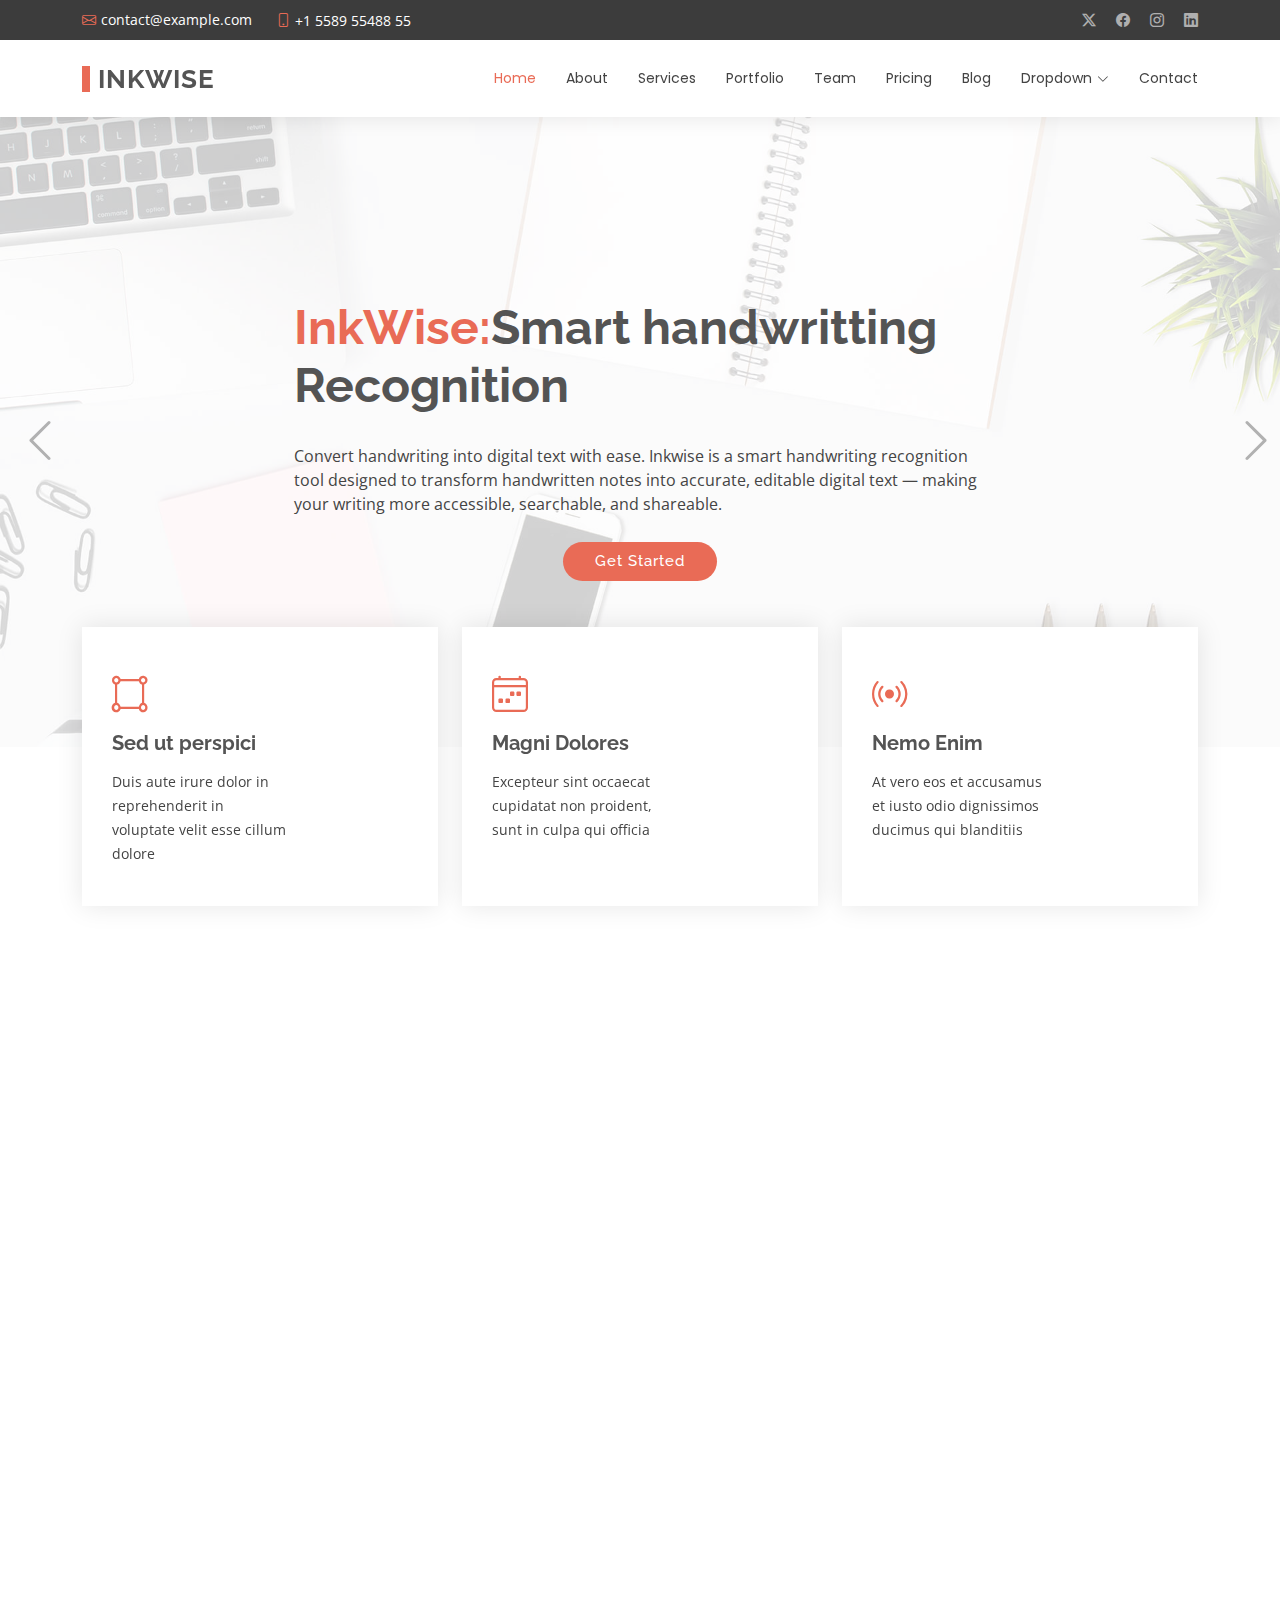
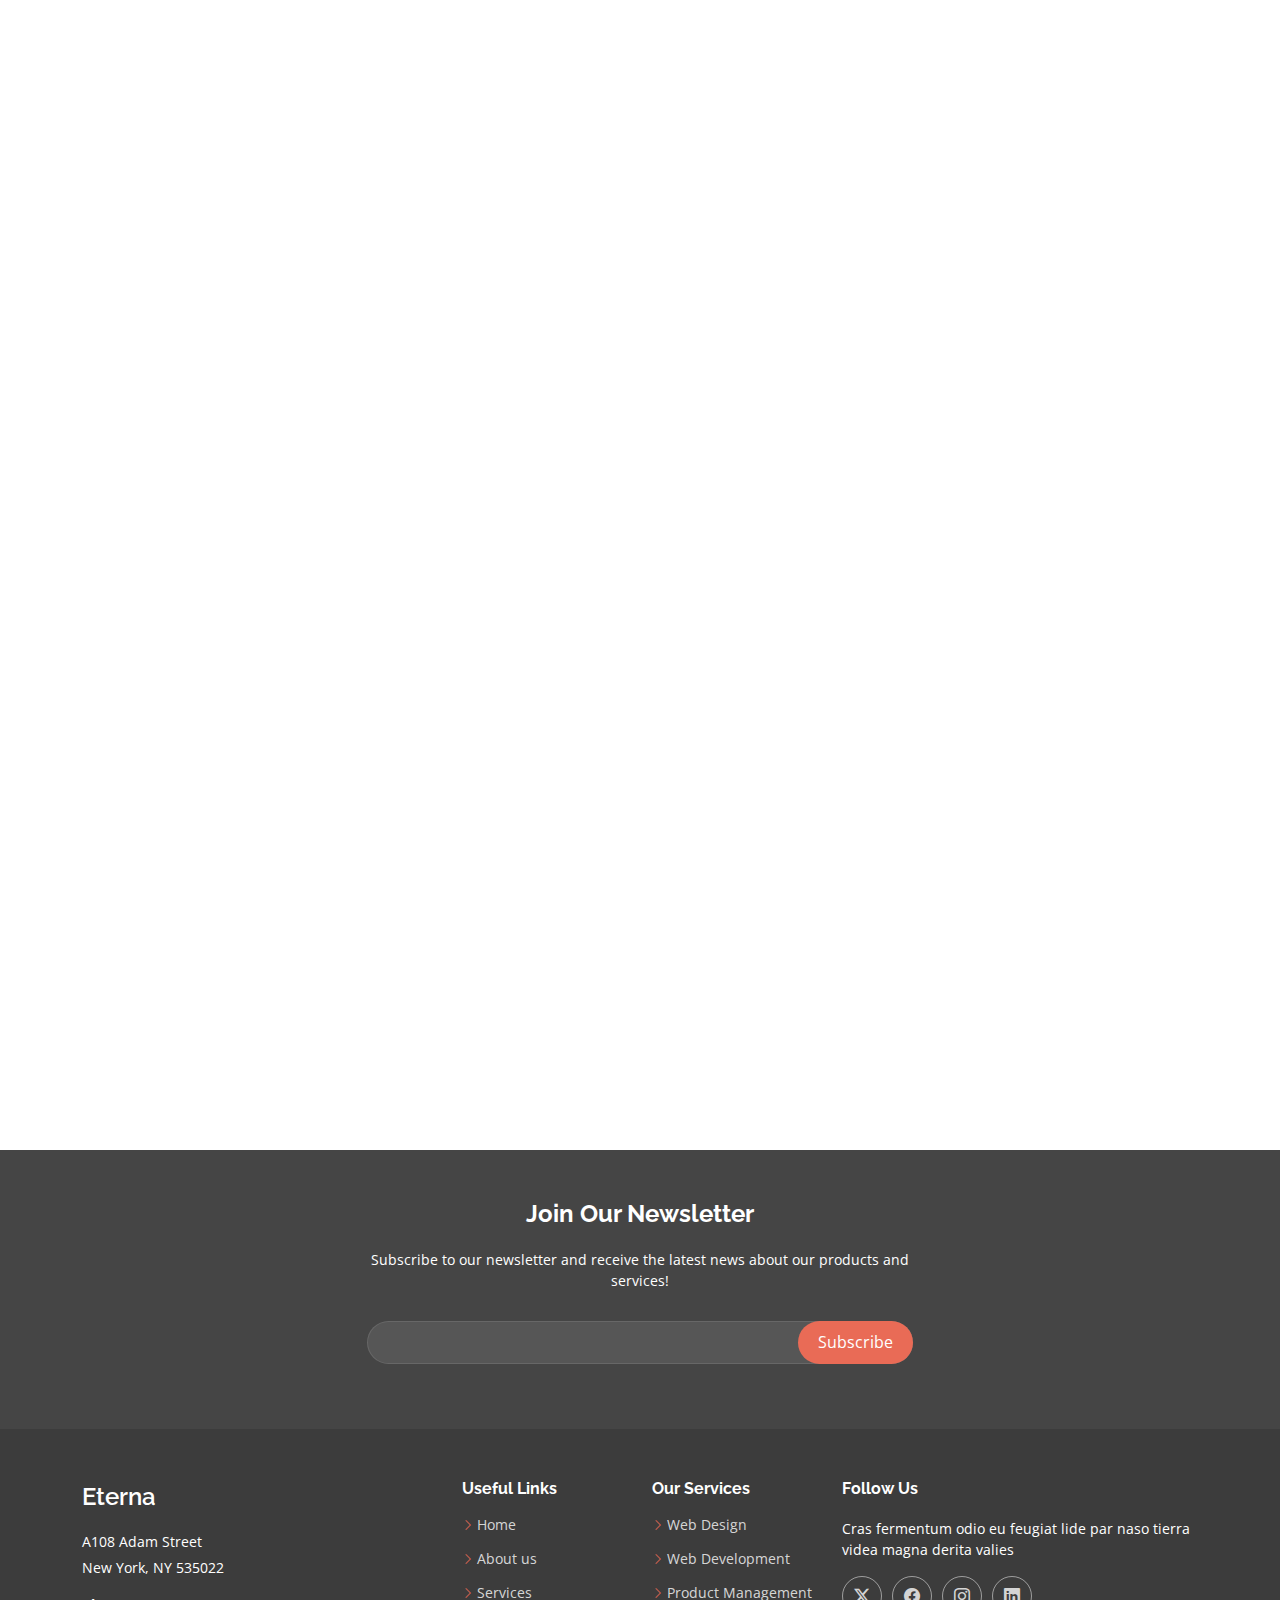
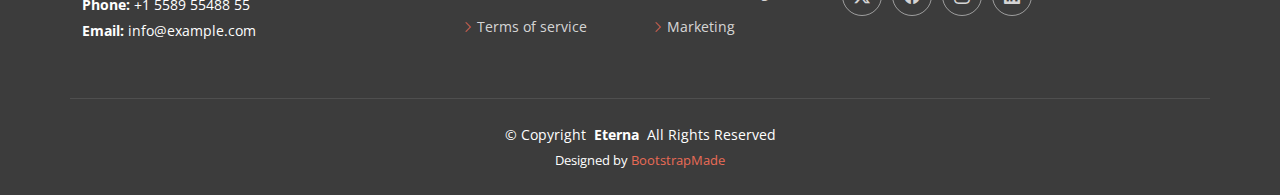
<file: index.html>
<!DOCTYPE html>
<html lang="en">

<head>
  <meta charset="utf-8">
  <meta content="width=device-width, initial-scale=1.0" name="viewport">
  <title>InkWise</title>
  <meta name="description" content="">
  <meta name="keywords" content="">

  <!-- Favicons -->
  <link href="assets/img/favicon.png" rel="icon">
  <link href="assets/img/apple-touch-icon.png" rel="apple-touch-icon">

  <!-- Fonts -->
  <link href="https://fonts.googleapis.com" rel="preconnect">
  <link href="https://fonts.gstatic.com" rel="preconnect" crossorigin>
  <link href="https://fonts.googleapis.com/css2?family=Open+Sans:ital,wght@0,300;0,400;0,500;0,600;0,700;0,800;1,300;1,400;1,500;1,600;1,700;1,800&family=Poppins:ital,wght@0,100;0,200;0,300;0,400;0,500;0,600;0,700;0,800;0,900;1,100;1,200;1,300;1,400;1,500;1,600;1,700;1,800;1,900&family=Raleway:ital,wght@0,100;0,200;0,300;0,400;0,500;0,600;0,700;0,800;0,900;1,100;1,200;1,300;1,400;1,500;1,600;1,700;1,800;1,900&display=swap" rel="stylesheet">

  <!-- Vendor CSS Files -->
  <link href="assets/vendor/bootstrap/css/bootstrap.min.css" rel="stylesheet">
  <link href="assets/vendor/bootstrap-icons/bootstrap-icons.css" rel="stylesheet">
  <link href="assets/vendor/aos/aos.css" rel="stylesheet">
  <link href="assets/vendor/swiper/swiper-bundle.min.css" rel="stylesheet">
  <link href="assets/vendor/glightbox/css/glightbox.min.css" rel="stylesheet">

  <!-- Main CSS File -->
  <link href="assets/css/main.css" rel="stylesheet">


</head>

<body class="index-page">

  <header id="header" class="header sticky-top">

    <div class="topbar d-flex align-items-center dark-background">
      <div class="container d-flex justify-content-center justify-content-md-between">
        <div class="contact-info d-flex align-items-center">
          <i class="bi bi-envelope d-flex align-items-center"><a href="mailto:contact@example.com">contact@example.com</a></i>
          <i class="bi bi-phone d-flex align-items-center ms-4"><span>+1 5589 55488 55</span></i>
        </div>
        <div class="social-links d-none d-md-flex align-items-center">
          <a href="#" class="twitter"><i class="bi bi-twitter-x"></i></a>
          <a href="#" class="facebook"><i class="bi bi-facebook"></i></a>
          <a href="#" class="instagram"><i class="bi bi-instagram"></i></a>
          <a href="#" class="linkedin"><i class="bi bi-linkedin"></i></a>
        </div>
      </div>
    </div><!-- End Top Bar -->

    <div class="branding">

      <div class="container position-relative d-flex align-items-center justify-content-between">
        <a href="index.html" class="logo d-flex align-items-center">
          <!-- Uncomment the line below if you also wish to use an image logo -->
          <!-- <img src="assets/img/logo.png" alt=""> -->
          <h1 class="sitename">InkWise<br></h1>
        </a>

        <nav id="navmenu" class="navmenu">
          <ul>
            <li><a href="index.html" class="active">Home</a></li>
            <li><a href="about.html">About</a></li>
            <li><a href="services.html">Services</a></li>
            <li><a href="portfolio.html">Portfolio</a></li>
            <li><a href="team.html">Team</a></li>
            <li><a href="pricing.html">Pricing</a></li>
            <li><a href="blog.html">Blog</a></li>
            <li class="dropdown"><a href="#"><span>Dropdown</span> <i class="bi bi-chevron-down toggle-dropdown"></i></a>
              <ul>
                <li><a href="#">Dropdown 1</a></li>
                <li class="dropdown"><a href="#"><span>Deep Dropdown</span> <i class="bi bi-chevron-down toggle-dropdown"></i></a>
                  <ul>
                    <li><a href="#">Deep Dropdown 1</a></li>
                    <li><a href="#">Deep Dropdown 2</a></li>
                    <li><a href="#">Deep Dropdown 3</a></li>
                    <li><a href="#">Deep Dropdown 4</a></li>
                    <li><a href="#">Deep Dropdown 5</a></li>
                  </ul>
                </li>
                <li><a href="#">Dropdown 2</a></li>
                <li><a href="#">Dropdown 3</a></li>
                <li><a href="#">Dropdown 4</a></li>
              </ul>
            </li>
            <li><a href="contact.html">Contact</a></li>
          </ul>
          <i class="mobile-nav-toggle d-xl-none bi bi-list"></i>
        </nav>

      </div>

    </div>

  </header>
   
  <main class="main">

    <!-- Hero Section -->
    <section id="hero" class="hero section">

      <div id="hero-carousel" class="carousel slide carousel-fade" data-bs-ride="carousel" data-bs-interval="5000">

        <div class="carousel-item active">
          <img src="assets/img/hero-carousel/hero-carousel-1.jpg" alt="">
          <div class="carousel-container">
            <h2><span>InkWise:</span>Smart handwritting Recognition</h2>
            <p>Convert handwriting into digital text with ease.
              Inkwise is a smart handwriting recognition tool designed to transform handwritten notes into accurate, editable digital text — making your writing more accessible, searchable, and shareable.</p>
            <a href="about.html" class="btn-get-started">Get Started</a>
          </div>
        </div><!-- End Carousel Item -->

        <div class="carousel-item">
          <img src="assets/img/hero-carousel/hero-carousel-2.jpg" alt="">
          <div class="carousel-container">
            <h2>At vero eos et accusamus</h2>
            <p>Nam libero tempore, cum soluta nobis est eligendi optio cumque nihil impedit quo minus id quod maxime placeat facere possimus, omnis voluptas assumenda est, omnis dolor repellendus. Temporibus autem quibusdam et aut officiis debitis aut.</p>
            <a href="about.html" class="btn-get-started">Get Started</a>
          </div>
        </div><!-- End Carousel Item -->

        <div class="carousel-item">
          <img src="assets/img/hero-carousel/hero-carousel-3.jpg" alt="">
          <div class="carousel-container">
            <h2>Temporibus autem quibusdam</h2>
            <p>Beatae vitae dicta sunt explicabo. Nemo enim ipsam voluptatem quia voluptas sit aspernatur aut odit aut fugit, sed quia consequuntur magni dolores eos qui ratione voluptatem sequi nesciunt omnis iste natus error sit voluptatem accusantium.</p>
            <a href="about.html" class="btn-get-started">Get Started</a>
          </div>
        </div><!-- End Carousel Item -->

        <a class="carousel-control-prev" href="#hero-carousel" role="button" data-bs-slide="prev">
          <span class="carousel-control-prev-icon bi bi-chevron-left" aria-hidden="true"></span>
        </a>

        <a class="carousel-control-next" href="#hero-carousel" role="button" data-bs-slide="next">
          <span class="carousel-control-next-icon bi bi-chevron-right" aria-hidden="true"></span>
        </a>

      </div>

      <div class="featured container">

        <div class="row gy-4">

          <div class="col-lg-4 d-flex" data-aos="fade-up" data-aos-delay="100">
            <div class="featured-item position-relative">
              <div class="icon"><i class="bi bi-bounding-box-circles icon"></i></div>
              <h4><a href="" class="stretched-link">Sed ut perspici</a></h4>
              <p>Duis aute irure dolor in reprehenderit in voluptate velit esse cillum dolore</p>
            </div>
          </div><!-- End Featured Item -->

          <div class="col-lg-4 d-flex" data-aos="fade-up" data-aos-delay="200">
            <div class="featured-item position-relative">
              <div class="icon"><i class="bi bi-calendar4-week icon"></i></div>
              <h4><a href="" class="stretched-link">Magni Dolores</a></h4>
              <p>Excepteur sint occaecat cupidatat non proident, sunt in culpa qui officia</p>
            </div>
          </div><!-- End Featured Item -->

          <div class="col-lg-4 d-flex" data-aos="fade-up" data-aos-delay="300">
            <div class="featured-item position-relative">
              <div class="icon"><i class="bi bi-broadcast icon"></i></div>
              <h4><a href="" class="stretched-link">Nemo Enim</a></h4>
              <p>At vero eos et accusamus et iusto odio dignissimos ducimus qui blanditiis</p>
            </div>
          </div><!-- End Featured Item -->

        </div>

      </div>

    </section><!-- /Hero Section -->

    <!-- About Section -->
    <section id="about" class="section about">

      <div class="container" data-aos="fade-up" data-aos-delay="100">

        <div class="row gy-4">
          <div class="col-lg-6 order-1 order-lg-2">
            <img src="assets/img/about.jpg" class="img-fluid" alt="">
          </div>
          <div class="col-lg-6 order-2 order-lg-1 content">
            <h3>Voluptatem dignissimos provident</h3>
            <p class="fst-italic">
              Lorem ipsum dolor sit amet, consectetur adipiscing elit, sed do eiusmod tempor incididunt ut labore et dolore
              magna aliqua.
            </p>
            <ul>
              <li><i class="bi bi-check2-all"></i> <span>Ullamco laboris nisi ut aliquip ex ea commodo consequat.</span></li>
              <li><i class="bi bi-check2-all"></i> <span>Duis aute irure dolor in reprehenderit in voluptate velit.</span></li>
              <li><i class="bi bi-check2-all"></i> <span>Ullamco laboris nisi ut aliquip ex ea commodo consequat. Duis aute irure dolor in reprehenderit in voluptate trideta storacalaperda mastiro dolore eu fugiat nulla pariatur.</span></li>
            </ul>
            <p>
              Ullamco laboris nisi ut aliquip ex ea commodo consequat. Duis aute irure dolor in reprehenderit in voluptate
              velit esse cillum dolore eu fugiat nulla pariatur. Excepteur sint occaecat cupidatat non proident
            </p>
          </div>
        </div>

      </div>

    </section><!-- /About Section -->

    <!-- Services Section -->
    <section id="services" class="services section">

      <div class="container">

        <div class="row gy-4">

          <div class="col-lg-4 col-md-6" data-aos="fade-up" data-aos-delay="100">
            <div class="service-item  position-relative">
              <div class="icon">
                <i class="bi bi-activity"></i>
              </div>
              <a href="#" class="stretched-link">
                <h3>Nesciunt Mete</h3>
              </a>
              <p>Provident nihil minus qui consequatur non omnis maiores. Eos accusantium minus dolores iure perferendis tempore et consequatur.</p>
            </div>
          </div><!-- End Service Item -->

          <div class="col-lg-4 col-md-6" data-aos="fade-up" data-aos-delay="200">
            <div class="service-item position-relative">
              <div class="icon">
                <i class="bi bi-broadcast"></i>
              </div>
              <a href="#" class="stretched-link">
                <h3>Eosle Commodi</h3>
              </a>
              <p>Ut autem aut autem non a. Sint sint sit facilis nam iusto sint. Libero corrupti neque eum hic non ut nesciunt dolorem.</p>
            </div>
          </div><!-- End Service Item -->

          <div class="col-lg-4 col-md-6" data-aos="fade-up" data-aos-delay="300">
            <div class="service-item position-relative">
              <div class="icon">
                <i class="bi bi-easel"></i>
              </div>
              <a href="#" class="stretched-link">
                <h3>Ledo Markt</h3>
              </a>
              <p>Ut excepturi voluptatem nisi sed. Quidem fuga consequatur. Minus ea aut. Vel qui id voluptas adipisci eos earum corrupti.</p>
            </div>
          </div><!-- End Service Item -->

          <div class="col-lg-4 col-md-6" data-aos="fade-up" data-aos-delay="400">
            <div class="service-item position-relative">
              <div class="icon">
                <i class="bi bi-bounding-box-circles"></i>
              </div>
              <a href="#" class="stretched-link">
                <h3>Asperiores Commodit</h3>
              </a>
              <p>Non et temporibus minus omnis sed dolor esse consequatur. Cupiditate sed error ea fuga sit provident adipisci neque.</p>
              <a href="#" class="stretched-link"></a>
            </div>
          </div><!-- End Service Item -->

          <div class="col-lg-4 col-md-6" data-aos="fade-up" data-aos-delay="500">
            <div class="service-item position-relative">
              <div class="icon">
                <i class="bi bi-calendar4-week"></i>
              </div>
              <a href="#" class="stretched-link">
                <h3>Velit Doloremque</h3>
              </a>
              <p>Cumque et suscipit saepe. Est maiores autem enim facilis ut aut ipsam corporis aut. Sed animi at autem alias eius labore.</p>
              <a href="#" class="stretched-link"></a>
            </div>
          </div><!-- End Service Item -->

          <div class="col-lg-4 col-md-6" data-aos="fade-up" data-aos-delay="600">
            <div class="service-item position-relative">
              <div class="icon">
                <i class="bi bi-chat-square-text"></i>
              </div>
              <a href="#" class="stretched-link">
                <h3>Dolori Architecto</h3>
              </a>
              <p>Hic molestias ea quibusdam eos. Fugiat enim doloremque aut neque non et debitis iure. Corrupti recusandae ducimus enim.</p>
              <a href="#" class="stretched-link"></a>
            </div>
          </div><!-- End Service Item -->

        </div>

      </div>

    </section><!-- /Services Section -->

    <!-- Clients Section -->
    <section id="clients" class="section clients">

      <!-- Section Title -->
      <div class="container section-title" data-aos="fade-up">
        <h2>Clients</h2>
        <p>Necessitatibus eius consequatur ex aliquid fuga eum quidem sint consectetur velit. Quisquam quos quisquam cupiditate. Et nemo qui impedit suscipit alias ea. Quia fugiat sit in iste officiis commodi quidem hic quas</p>
      </div><!-- End Section Title -->

      <div class="container" data-aos="fade-up" data-aos-delay="100">

        <div class="swiper init-swiper">
          <script type="application/json" class="swiper-config">
            {
              "loop": true,
              "speed": 600,
              "autoplay": {
                "delay": 5000
              },
              "slidesPerView": "auto",
              "pagination": {
                "el": ".swiper-pagination",
                "type": "bullets",
                "clickable": true
              },
              "breakpoints": {
                "320": {
                  "slidesPerView": 2,
                  "spaceBetween": 40
                },
                "480": {
                  "slidesPerView": 3,
                  "spaceBetween": 60
                },
                "640": {
                  "slidesPerView": 4,
                  "spaceBetween": 80
                },
                "992": {
                  "slidesPerView": 6,
                  "spaceBetween": 120
                }
              }
            }
          </script>
          <div class="swiper-wrapper align-items-center">
            <div class="swiper-slide"><img src="assets/img/clients/client-1.png" class="img-fluid" alt=""></div>
            <div class="swiper-slide"><img src="assets/img/clients/client-2.png" class="img-fluid" alt=""></div>
            <div class="swiper-slide"><img src="assets/img/clients/client-3.png" class="img-fluid" alt=""></div>
            <div class="swiper-slide"><img src="assets/img/clients/client-4.png" class="img-fluid" alt=""></div>
            <div class="swiper-slide"><img src="assets/img/clients/client-5.png" class="img-fluid" alt=""></div>
            <div class="swiper-slide"><img src="assets/img/clients/client-6.png" class="img-fluid" alt=""></div>
            <div class="swiper-slide"><img src="assets/img/clients/client-7.png" class="img-fluid" alt=""></div>
            <div class="swiper-slide"><img src="assets/img/clients/client-8.png" class="img-fluid" alt=""></div>
          </div>
          <div class="swiper-pagination"></div>
        </div>

      </div>

    </section><!-- /Clients Section -->

  </main>

  <footer id="footer" class="footer position-relative dark-background">

    <div class="footer-newsletter">
      <div class="container">
        <div class="row justify-content-center text-center">
          <div class="col-lg-6">
            <h4>Join Our Newsletter</h4>
            <p>Subscribe to our newsletter and receive the latest news about our products and services!</p>
            <form action="forms/newsletter.php" method="post" class="php-email-form">
              <div class="newsletter-form"><input type="email" name="email"><input type="submit" value="Subscribe"></div>
              <div class="loading">Loading</div>
              <div class="error-message"></div>
              <div class="sent-message">Your subscription request has been sent. Thank you!</div>
            </form>
          </div>
        </div>
      </div>
    </div>

    <div class="container footer-top">
      <div class="row gy-4">
        <div class="col-lg-4 col-md-6 footer-about">
          <a href="index.html" class="d-flex align-items-center">
            <span class="sitename">Eterna</span>
          </a>
          <div class="footer-contact pt-3">
            <p>A108 Adam Street</p>
            <p>New York, NY 535022</p>
            <p class="mt-3"><strong>Phone:</strong> <span>+1 5589 55488 55</span></p>
            <p><strong>Email:</strong> <span>info@example.com</span></p>
          </div>
        </div>

        <div class="col-lg-2 col-md-3 footer-links">
          <h4>Useful Links</h4>
          <ul>
            <li><i class="bi bi-chevron-right"></i> <a href="#">Home</a></li>
            <li><i class="bi bi-chevron-right"></i> <a href="#">About us</a></li>
            <li><i class="bi bi-chevron-right"></i> <a href="#">Services</a></li>
            <li><i class="bi bi-chevron-right"></i> <a href="#">Terms of service</a></li>
          </ul>
        </div>

        <div class="col-lg-2 col-md-3 footer-links">
          <h4>Our Services</h4>
          <ul>
            <li><i class="bi bi-chevron-right"></i> <a href="#">Web Design</a></li>
            <li><i class="bi bi-chevron-right"></i> <a href="#">Web Development</a></li>
            <li><i class="bi bi-chevron-right"></i> <a href="#">Product Management</a></li>
            <li><i class="bi bi-chevron-right"></i> <a href="#">Marketing</a></li>
          </ul>
        </div>

        <div class="col-lg-4 col-md-12">
          <h4>Follow Us</h4>
          <p>Cras fermentum odio eu feugiat lide par naso tierra videa magna derita valies</p>
          <div class="social-links d-flex">
            <a href=""><i class="bi bi-twitter-x"></i></a>
            <a href=""><i class="bi bi-facebook"></i></a>
            <a href=""><i class="bi bi-instagram"></i></a>
            <a href=""><i class="bi bi-linkedin"></i></a>
          </div>
        </div>

      </div>
    </div>

    <div class="container copyright text-center mt-4">
      <p>© <span>Copyright</span> <strong class="px-1 sitename">Eterna</strong> <span>All Rights Reserved</span></p>
      <div class="credits">
        <!-- All the links in the footer should remain intact. -->
        <!-- You can delete the links only if you've purchased the pro version. -->
        <!-- Licensing information: https://bootstrapmade.com/license/ -->
        <!-- Purchase the pro version with working PHP/AJAX contact form: [buy-url] -->
        Designed by <a href="https://bootstrapmade.com/">BootstrapMade</a>
      </div>
    </div>

  </footer>

  <!-- Scroll Top -->
  <a href="#" id="scroll-top" class="scroll-top d-flex align-items-center justify-content-center"><i class="bi bi-arrow-up-short"></i></a>

  <!-- Preloader -->
  <div id="preloader"></div>

  <!-- Vendor JS Files -->
  <script src="assets/vendor/bootstrap/js/bootstrap.bundle.min.js"></script>
  <script src="assets/vendor/php-email-form/validate.js"></script>
  <script src="assets/vendor/aos/aos.js"></script>
  <script src="assets/vendor/swiper/swiper-bundle.min.js"></script>
  <script src="assets/vendor/purecounter/purecounter_vanilla.js"></script>
  <script src="assets/vendor/waypoints/noframework.waypoints.js"></script>
  <script src="assets/vendor/glightbox/js/glightbox.min.js"></script>
  <script src="assets/vendor/imagesloaded/imagesloaded.pkgd.min.js"></script>
  <script src="assets/vendor/isotope-layout/isotope.pkgd.min.js"></script>

  <!-- Main JS File -->
  <script src="assets/js/main.js"></script>

</body>

</html>
</file>
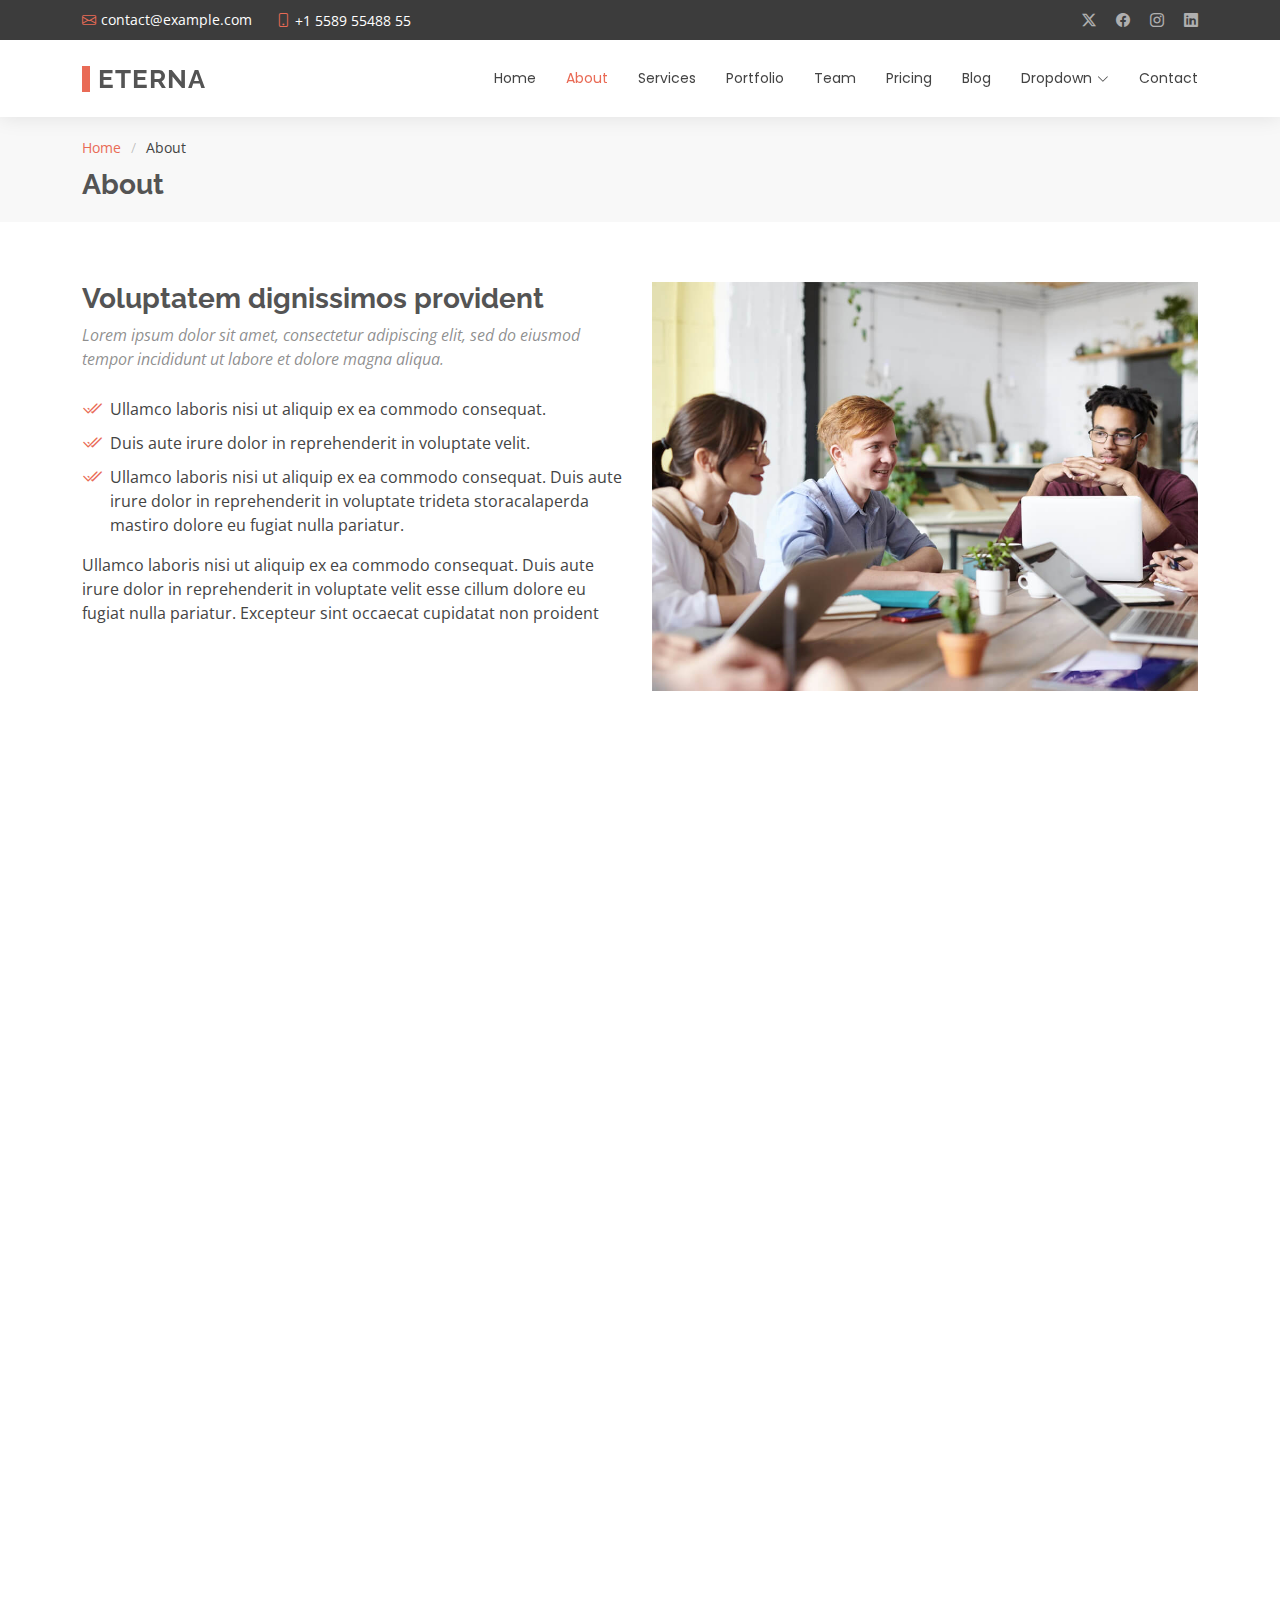
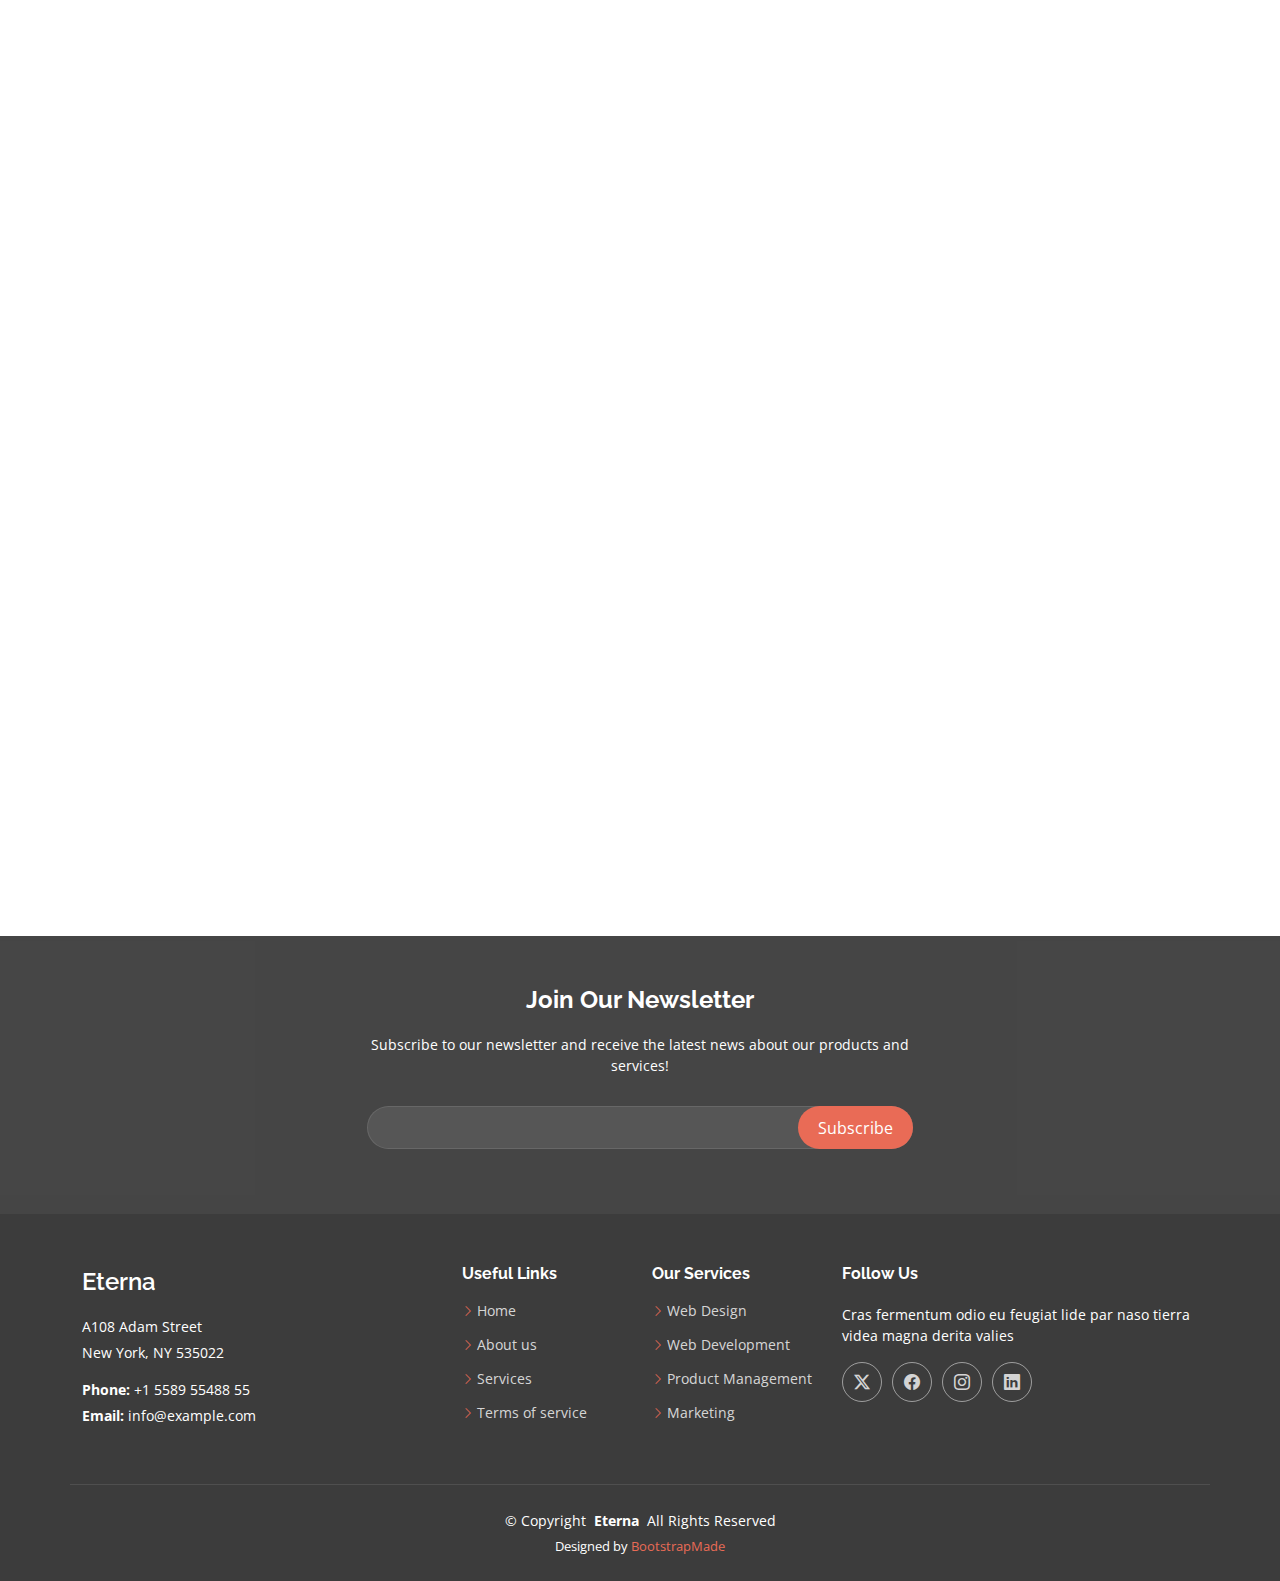
<file: about.html>
<!DOCTYPE html>
<html lang="en">

<head>
  <meta charset="utf-8">
  <meta content="width=device-width, initial-scale=1.0" name="viewport">
  <title>About - Eterna Bootstrap Template</title>
  <meta name="description" content="">
  <meta name="keywords" content="">

  <!-- Favicons -->
  <link href="assets/img/favicon.png" rel="icon">
  <link href="assets/img/apple-touch-icon.png" rel="apple-touch-icon">

  <!-- Fonts -->
  <link href="https://fonts.googleapis.com" rel="preconnect">
  <link href="https://fonts.gstatic.com" rel="preconnect" crossorigin>
  <link href="https://fonts.googleapis.com/css2?family=Open+Sans:ital,wght@0,300;0,400;0,500;0,600;0,700;0,800;1,300;1,400;1,500;1,600;1,700;1,800&family=Poppins:ital,wght@0,100;0,200;0,300;0,400;0,500;0,600;0,700;0,800;0,900;1,100;1,200;1,300;1,400;1,500;1,600;1,700;1,800;1,900&family=Raleway:ital,wght@0,100;0,200;0,300;0,400;0,500;0,600;0,700;0,800;0,900;1,100;1,200;1,300;1,400;1,500;1,600;1,700;1,800;1,900&display=swap" rel="stylesheet">

  <!-- Vendor CSS Files -->
  <link href="assets/vendor/bootstrap/css/bootstrap.min.css" rel="stylesheet">
  <link href="assets/vendor/bootstrap-icons/bootstrap-icons.css" rel="stylesheet">
  <link href="assets/vendor/aos/aos.css" rel="stylesheet">
  <link href="assets/vendor/swiper/swiper-bundle.min.css" rel="stylesheet">
  <link href="assets/vendor/glightbox/css/glightbox.min.css" rel="stylesheet">

  <!-- Main CSS File -->
  <link href="assets/css/main.css" rel="stylesheet">

  <!-- =======================================================
  * Template Name: Eterna
  * Template URL: https://bootstrapmade.com/eterna-free-multipurpose-bootstrap-template/
  * Updated: Aug 07 2024 with Bootstrap v5.3.3
  * Author: BootstrapMade.com
  * License: https://bootstrapmade.com/license/
  ======================================================== -->
</head>

<body class="about-page">

  <header id="header" class="header sticky-top">

    <div class="topbar d-flex align-items-center dark-background">
      <div class="container d-flex justify-content-center justify-content-md-between">
        <div class="contact-info d-flex align-items-center">
          <i class="bi bi-envelope d-flex align-items-center"><a href="mailto:contact@example.com">contact@example.com</a></i>
          <i class="bi bi-phone d-flex align-items-center ms-4"><span>+1 5589 55488 55</span></i>
        </div>
        <div class="social-links d-none d-md-flex align-items-center">
          <a href="#" class="twitter"><i class="bi bi-twitter-x"></i></a>
          <a href="#" class="facebook"><i class="bi bi-facebook"></i></a>
          <a href="#" class="instagram"><i class="bi bi-instagram"></i></a>
          <a href="#" class="linkedin"><i class="bi bi-linkedin"></i></a>
        </div>
      </div>
    </div><!-- End Top Bar -->

    <div class="branding">

      <div class="container position-relative d-flex align-items-center justify-content-between">
        <a href="index.html" class="logo d-flex align-items-center">
          <!-- Uncomment the line below if you also wish to use an image logo -->
          <!-- <img src="assets/img/logo.png" alt=""> -->
          <h1 class="sitename">Eterna<br></h1>
        </a>

        <nav id="navmenu" class="navmenu">
          <ul>
            <li><a href="index.html">Home</a></li>
            <li><a href="about.html" class="active">About</a></li>
            <li><a href="services.html">Services</a></li>
            <li><a href="portfolio.html">Portfolio</a></li>
            <li><a href="team.html">Team</a></li>
            <li><a href="pricing.html">Pricing</a></li>
            <li><a href="blog.html">Blog</a></li>
            <li class="dropdown"><a href="#"><span>Dropdown</span> <i class="bi bi-chevron-down toggle-dropdown"></i></a>
              <ul>
                <li><a href="#">Dropdown 1</a></li>
                <li class="dropdown"><a href="#"><span>Deep Dropdown</span> <i class="bi bi-chevron-down toggle-dropdown"></i></a>
                  <ul>
                    <li><a href="#">Deep Dropdown 1</a></li>
                    <li><a href="#">Deep Dropdown 2</a></li>
                    <li><a href="#">Deep Dropdown 3</a></li>
                    <li><a href="#">Deep Dropdown 4</a></li>
                    <li><a href="#">Deep Dropdown 5</a></li>
                  </ul>
                </li>
                <li><a href="#">Dropdown 2</a></li>
                <li><a href="#">Dropdown 3</a></li>
                <li><a href="#">Dropdown 4</a></li>
              </ul>
            </li>
            <li><a href="contact.html">Contact</a></li>
          </ul>
          <i class="mobile-nav-toggle d-xl-none bi bi-list"></i>
        </nav>

      </div>

    </div>

  </header>

  <main class="main">

    <!-- Page Title -->
    <div class="page-title" data-aos="fade">
      <div class="container">
        <nav class="breadcrumbs">
          <ol>
            <li><a href="index.html">Home</a></li>
            <li class="current">About</li>
          </ol>
        </nav>
        <h1>About</h1>
      </div>
    </div><!-- End Page Title -->

    <!-- About Section -->
    <section id="about" class="section about">

      <div class="container" data-aos="fade-up" data-aos-delay="100">

        <div class="row gy-4">
          <div class="col-lg-6 order-1 order-lg-2">
            <img src="assets/img/about.jpg" class="img-fluid" alt="">
          </div>
          <div class="col-lg-6 order-2 order-lg-1 content">
            <h3>Voluptatem dignissimos provident</h3>
            <p class="fst-italic">
              Lorem ipsum dolor sit amet, consectetur adipiscing elit, sed do eiusmod tempor incididunt ut labore et dolore
              magna aliqua.
            </p>
            <ul>
              <li><i class="bi bi-check2-all"></i> <span>Ullamco laboris nisi ut aliquip ex ea commodo consequat.</span></li>
              <li><i class="bi bi-check2-all"></i> <span>Duis aute irure dolor in reprehenderit in voluptate velit.</span></li>
              <li><i class="bi bi-check2-all"></i> <span>Ullamco laboris nisi ut aliquip ex ea commodo consequat. Duis aute irure dolor in reprehenderit in voluptate trideta storacalaperda mastiro dolore eu fugiat nulla pariatur.</span></li>
            </ul>
            <p>
              Ullamco laboris nisi ut aliquip ex ea commodo consequat. Duis aute irure dolor in reprehenderit in voluptate
              velit esse cillum dolore eu fugiat nulla pariatur. Excepteur sint occaecat cupidatat non proident
            </p>
          </div>
        </div>

      </div>

    </section><!-- /About Section -->

    <!-- Stats Section -->
    <section id="stats" class="stats section">

      <div class="container" data-aos="fade-up" data-aos-delay="100">

        <div class="row gy-4">

          <div class="col-lg-3 col-md-6">
            <div class="stats-item">
              <i class="bi bi-emoji-smile"></i>
              <span data-purecounter-start="0" data-purecounter-end="232" data-purecounter-duration="1" class="purecounter"></span>
              <p><strong>Happy Clients</strong> <span>consequuntur quae</span></p>
            </div>
          </div><!-- End Stats Item -->

          <div class="col-lg-3 col-md-6">
            <div class="stats-item">
              <i class="bi bi-journal-richtext"></i>
              <span data-purecounter-start="0" data-purecounter-end="521" data-purecounter-duration="1" class="purecounter"></span>
              <p><strong>Projects</strong> <span>adipisci atque cum quia aut</span></p>
            </div>
          </div><!-- End Stats Item -->

          <div class="col-lg-3 col-md-6">
            <div class="stats-item">
              <i class="bi bi-headset"></i>
              <span data-purecounter-start="0" data-purecounter-end="1453" data-purecounter-duration="1" class="purecounter"></span>
              <p><strong>Hours Of Support</strong> <span>aut commodi quaerat</span></p>
            </div>
          </div><!-- End Stats Item -->

          <div class="col-lg-3 col-md-6">
            <div class="stats-item">
              <i class="bi bi-people"></i>
              <span data-purecounter-start="0" data-purecounter-end="32" data-purecounter-duration="1" class="purecounter"></span>
              <p><strong>Hard Workers</strong> <span>rerum asperiores dolor</span></p>
            </div>
          </div><!-- End Stats Item -->

        </div>

      </div>

    </section><!-- /Stats Section -->

    <!-- Clients Section -->
    <section id="clients" class="section clients">

      <!-- Section Title -->
      <div class="container section-title" data-aos="fade-up">
        <h2>Clients</h2>
        <p>Necessitatibus eius consequatur ex aliquid fuga eum quidem sint consectetur velit. Quisquam quos quisquam cupiditate. Et nemo qui impedit suscipit alias ea. Quia fugiat sit in iste officiis commodi quidem hic quas</p>
      </div><!-- End Section Title -->

      <div class="container" data-aos="fade-up" data-aos-delay="100">

        <div class="swiper init-swiper">
          <script type="application/json" class="swiper-config">
            {
              "loop": true,
              "speed": 600,
              "autoplay": {
                "delay": 5000
              },
              "slidesPerView": "auto",
              "pagination": {
                "el": ".swiper-pagination",
                "type": "bullets",
                "clickable": true
              },
              "breakpoints": {
                "320": {
                  "slidesPerView": 2,
                  "spaceBetween": 40
                },
                "480": {
                  "slidesPerView": 3,
                  "spaceBetween": 60
                },
                "640": {
                  "slidesPerView": 4,
                  "spaceBetween": 80
                },
                "992": {
                  "slidesPerView": 6,
                  "spaceBetween": 120
                }
              }
            }
          </script>
          <div class="swiper-wrapper align-items-center">
            <div class="swiper-slide"><img src="assets/img/clients/client-1.png" class="img-fluid" alt=""></div>
            <div class="swiper-slide"><img src="assets/img/clients/client-2.png" class="img-fluid" alt=""></div>
            <div class="swiper-slide"><img src="assets/img/clients/client-3.png" class="img-fluid" alt=""></div>
            <div class="swiper-slide"><img src="assets/img/clients/client-4.png" class="img-fluid" alt=""></div>
            <div class="swiper-slide"><img src="assets/img/clients/client-5.png" class="img-fluid" alt=""></div>
            <div class="swiper-slide"><img src="assets/img/clients/client-6.png" class="img-fluid" alt=""></div>
            <div class="swiper-slide"><img src="assets/img/clients/client-7.png" class="img-fluid" alt=""></div>
            <div class="swiper-slide"><img src="assets/img/clients/client-8.png" class="img-fluid" alt=""></div>
          </div>
          <div class="swiper-pagination"></div>
        </div>

      </div>

    </section><!-- /Clients Section -->

    <!-- Testimonials Section -->
    <section id="testimonials" class="testimonials section">

      <!-- Section Title -->
      <div class="container section-title" data-aos="fade-up">
        <h2>Testimonials</h2>
        <p>Necessitatibus eius consequatur ex aliquid fuga eum quidem sint consectetur velit</p>
      </div><!-- End Section Title -->

      <div class="container">

        <div class="row gy-4">

          <div class="col-lg-6" data-aos="fade-up" data-aos-delay="100">
            <div class="testimonial-item">
              <img src="assets/img/testimonials/testimonials-1.jpg" class="testimonial-img" alt="">
              <h3>Saul Goodman</h3>
              <h4>Ceo &amp; Founder</h4>
              <div class="stars">
                <i class="bi bi-star-fill"></i><i class="bi bi-star-fill"></i><i class="bi bi-star-fill"></i><i class="bi bi-star-fill"></i><i class="bi bi-star-fill"></i>
              </div>
              <p>
                <i class="bi bi-quote quote-icon-left"></i>
                <span>Proin iaculis purus consequat sem cure digni ssim donec porttitora entum suscipit rhoncus. Accusantium quam, ultricies eget id, aliquam eget nibh et. Maecen aliquam, risus at semper.</span>
                <i class="bi bi-quote quote-icon-right"></i>
              </p>
            </div>
          </div><!-- End testimonial item -->

          <div class="col-lg-6" data-aos="fade-up" data-aos-delay="200">
            <div class="testimonial-item">
              <img src="assets/img/testimonials/testimonials-2.jpg" class="testimonial-img" alt="">
              <h3>Sara Wilsson</h3>
              <h4>Designer</h4>
              <div class="stars">
                <i class="bi bi-star-fill"></i><i class="bi bi-star-fill"></i><i class="bi bi-star-fill"></i><i class="bi bi-star-fill"></i><i class="bi bi-star-fill"></i>
              </div>
              <p>
                <i class="bi bi-quote quote-icon-left"></i>
                <span>Export tempor illum tamen malis malis eram quae irure esse labore quem cillum quid cillum eram malis quorum velit fore eram velit sunt aliqua noster fugiat irure amet legam anim culpa.</span>
                <i class="bi bi-quote quote-icon-right"></i>
              </p>
            </div>
          </div><!-- End testimonial item -->

          <div class="col-lg-6" data-aos="fade-up" data-aos-delay="300">
            <div class="testimonial-item">
              <img src="assets/img/testimonials/testimonials-3.jpg" class="testimonial-img" alt="">
              <h3>Jena Karlis</h3>
              <h4>Store Owner</h4>
              <div class="stars">
                <i class="bi bi-star-fill"></i><i class="bi bi-star-fill"></i><i class="bi bi-star-fill"></i><i class="bi bi-star-fill"></i><i class="bi bi-star-fill"></i>
              </div>
              <p>
                <i class="bi bi-quote quote-icon-left"></i>
                <span>Enim nisi quem export duis labore cillum quae magna enim sint quorum nulla quem veniam duis minim tempor labore quem eram duis noster aute amet eram fore quis sint minim.</span>
                <i class="bi bi-quote quote-icon-right"></i>
              </p>
            </div>
          </div><!-- End testimonial item -->

          <div class="col-lg-6" data-aos="fade-up" data-aos-delay="400">
            <div class="testimonial-item">
              <img src="assets/img/testimonials/testimonials-4.jpg" class="testimonial-img" alt="">
              <h3>Matt Brandon</h3>
              <h4>Freelancer</h4>
              <div class="stars">
                <i class="bi bi-star-fill"></i><i class="bi bi-star-fill"></i><i class="bi bi-star-fill"></i><i class="bi bi-star-fill"></i><i class="bi bi-star-fill"></i>
              </div>
              <p>
                <i class="bi bi-quote quote-icon-left"></i>
                <span>Fugiat enim eram quae cillum dolore dolor amet nulla culpa multos export minim fugiat minim velit minim dolor enim duis veniam ipsum anim magna sunt elit fore quem dolore labore illum veniam.</span>
                <i class="bi bi-quote quote-icon-right"></i>
              </p>
            </div>
          </div><!-- End testimonial item -->

          <div class="col-lg-6" data-aos="fade-up" data-aos-delay="500">
            <div class="testimonial-item">
              <img src="assets/img/testimonials/testimonials-5.jpg" class="testimonial-img" alt="">
              <h3>John Larson</h3>
              <h4>Entrepreneur</h4>
              <div class="stars">
                <i class="bi bi-star-fill"></i><i class="bi bi-star-fill"></i><i class="bi bi-star-fill"></i><i class="bi bi-star-fill"></i><i class="bi bi-star-fill"></i>
              </div>
              <p>
                <i class="bi bi-quote quote-icon-left"></i>
                <span>Quis quorum aliqua sint quem legam fore sunt eram irure aliqua veniam tempor noster veniam enim culpa labore duis sunt culpa nulla illum cillum fugiat legam esse veniam culpa fore nisi cillum quid.</span>
                <i class="bi bi-quote quote-icon-right"></i>
              </p>
            </div>
          </div><!-- End testimonial item -->

          <div class="col-lg-6" data-aos="fade-up" data-aos-delay="600">
            <div class="testimonial-item">
              <img src="assets/img/testimonials/testimonials-6.jpg" class="testimonial-img" alt="">
              <h3>Emily Harison</h3>
              <h4>Store Owner</h4>
              <div class="stars">
                <i class="bi bi-star-fill"></i><i class="bi bi-star-fill"></i><i class="bi bi-star-fill"></i><i class="bi bi-star-fill"></i><i class="bi bi-star-fill"></i>
              </div>
              <p>
                <i class="bi bi-quote quote-icon-left"></i>
                <span>Eius ipsam praesentium dolor quaerat inventore rerum odio. Quos laudantium adipisci eius. Accusamus qui iste cupiditate sed temporibus est aspernatur. Sequi officiis ea et quia quidem.</span>
                <i class="bi bi-quote quote-icon-right"></i>
              </p>
            </div>
          </div><!-- End testimonial item -->

        </div>

      </div>

    </section><!-- /Testimonials Section -->

  </main>

  <footer id="footer" class="footer position-relative dark-background">

    <div class="footer-newsletter">
      <div class="container">
        <div class="row justify-content-center text-center">
          <div class="col-lg-6">
            <h4>Join Our Newsletter</h4>
            <p>Subscribe to our newsletter and receive the latest news about our products and services!</p>
            <form action="forms/newsletter.php" method="post" class="php-email-form">
              <div class="newsletter-form"><input type="email" name="email"><input type="submit" value="Subscribe"></div>
              <div class="loading">Loading</div>
              <div class="error-message"></div>
              <div class="sent-message">Your subscription request has been sent. Thank you!</div>
            </form>
          </div>
        </div>
      </div>
    </div>

    <div class="container footer-top">
      <div class="row gy-4">
        <div class="col-lg-4 col-md-6 footer-about">
          <a href="index.html" class="d-flex align-items-center">
            <span class="sitename">Eterna</span>
          </a>
          <div class="footer-contact pt-3">
            <p>A108 Adam Street</p>
            <p>New York, NY 535022</p>
            <p class="mt-3"><strong>Phone:</strong> <span>+1 5589 55488 55</span></p>
            <p><strong>Email:</strong> <span>info@example.com</span></p>
          </div>
        </div>

        <div class="col-lg-2 col-md-3 footer-links">
          <h4>Useful Links</h4>
          <ul>
            <li><i class="bi bi-chevron-right"></i> <a href="#">Home</a></li>
            <li><i class="bi bi-chevron-right"></i> <a href="#">About us</a></li>
            <li><i class="bi bi-chevron-right"></i> <a href="#">Services</a></li>
            <li><i class="bi bi-chevron-right"></i> <a href="#">Terms of service</a></li>
          </ul>
        </div>

        <div class="col-lg-2 col-md-3 footer-links">
          <h4>Our Services</h4>
          <ul>
            <li><i class="bi bi-chevron-right"></i> <a href="#">Web Design</a></li>
            <li><i class="bi bi-chevron-right"></i> <a href="#">Web Development</a></li>
            <li><i class="bi bi-chevron-right"></i> <a href="#">Product Management</a></li>
            <li><i class="bi bi-chevron-right"></i> <a href="#">Marketing</a></li>
          </ul>
        </div>

        <div class="col-lg-4 col-md-12">
          <h4>Follow Us</h4>
          <p>Cras fermentum odio eu feugiat lide par naso tierra videa magna derita valies</p>
          <div class="social-links d-flex">
            <a href=""><i class="bi bi-twitter-x"></i></a>
            <a href=""><i class="bi bi-facebook"></i></a>
            <a href=""><i class="bi bi-instagram"></i></a>
            <a href=""><i class="bi bi-linkedin"></i></a>
          </div>
        </div>

      </div>
    </div>

    <div class="container copyright text-center mt-4">
      <p>© <span>Copyright</span> <strong class="px-1 sitename">Eterna</strong> <span>All Rights Reserved</span></p>
      <div class="credits">
        <!-- All the links in the footer should remain intact. -->
        <!-- You can delete the links only if you've purchased the pro version. -->
        <!-- Licensing information: https://bootstrapmade.com/license/ -->
        <!-- Purchase the pro version with working PHP/AJAX contact form: [buy-url] -->
        Designed by <a href="https://bootstrapmade.com/">BootstrapMade</a>
      </div>
    </div>

  </footer>

  <!-- Scroll Top -->
  <a href="#" id="scroll-top" class="scroll-top d-flex align-items-center justify-content-center"><i class="bi bi-arrow-up-short"></i></a>

  <!-- Preloader -->
  <div id="preloader"></div>

  <!-- Vendor JS Files -->
  <script src="assets/vendor/bootstrap/js/bootstrap.bundle.min.js"></script>
  <script src="assets/vendor/php-email-form/validate.js"></script>
  <script src="assets/vendor/aos/aos.js"></script>
  <script src="assets/vendor/swiper/swiper-bundle.min.js"></script>
  <script src="assets/vendor/purecounter/purecounter_vanilla.js"></script>
  <script src="assets/vendor/waypoints/noframework.waypoints.js"></script>
  <script src="assets/vendor/glightbox/js/glightbox.min.js"></script>
  <script src="assets/vendor/imagesloaded/imagesloaded.pkgd.min.js"></script>
  <script src="assets/vendor/isotope-layout/isotope.pkgd.min.js"></script>

  <!-- Main JS File -->
  <script src="assets/js/main.js"></script>

</body>

</html>
</file>
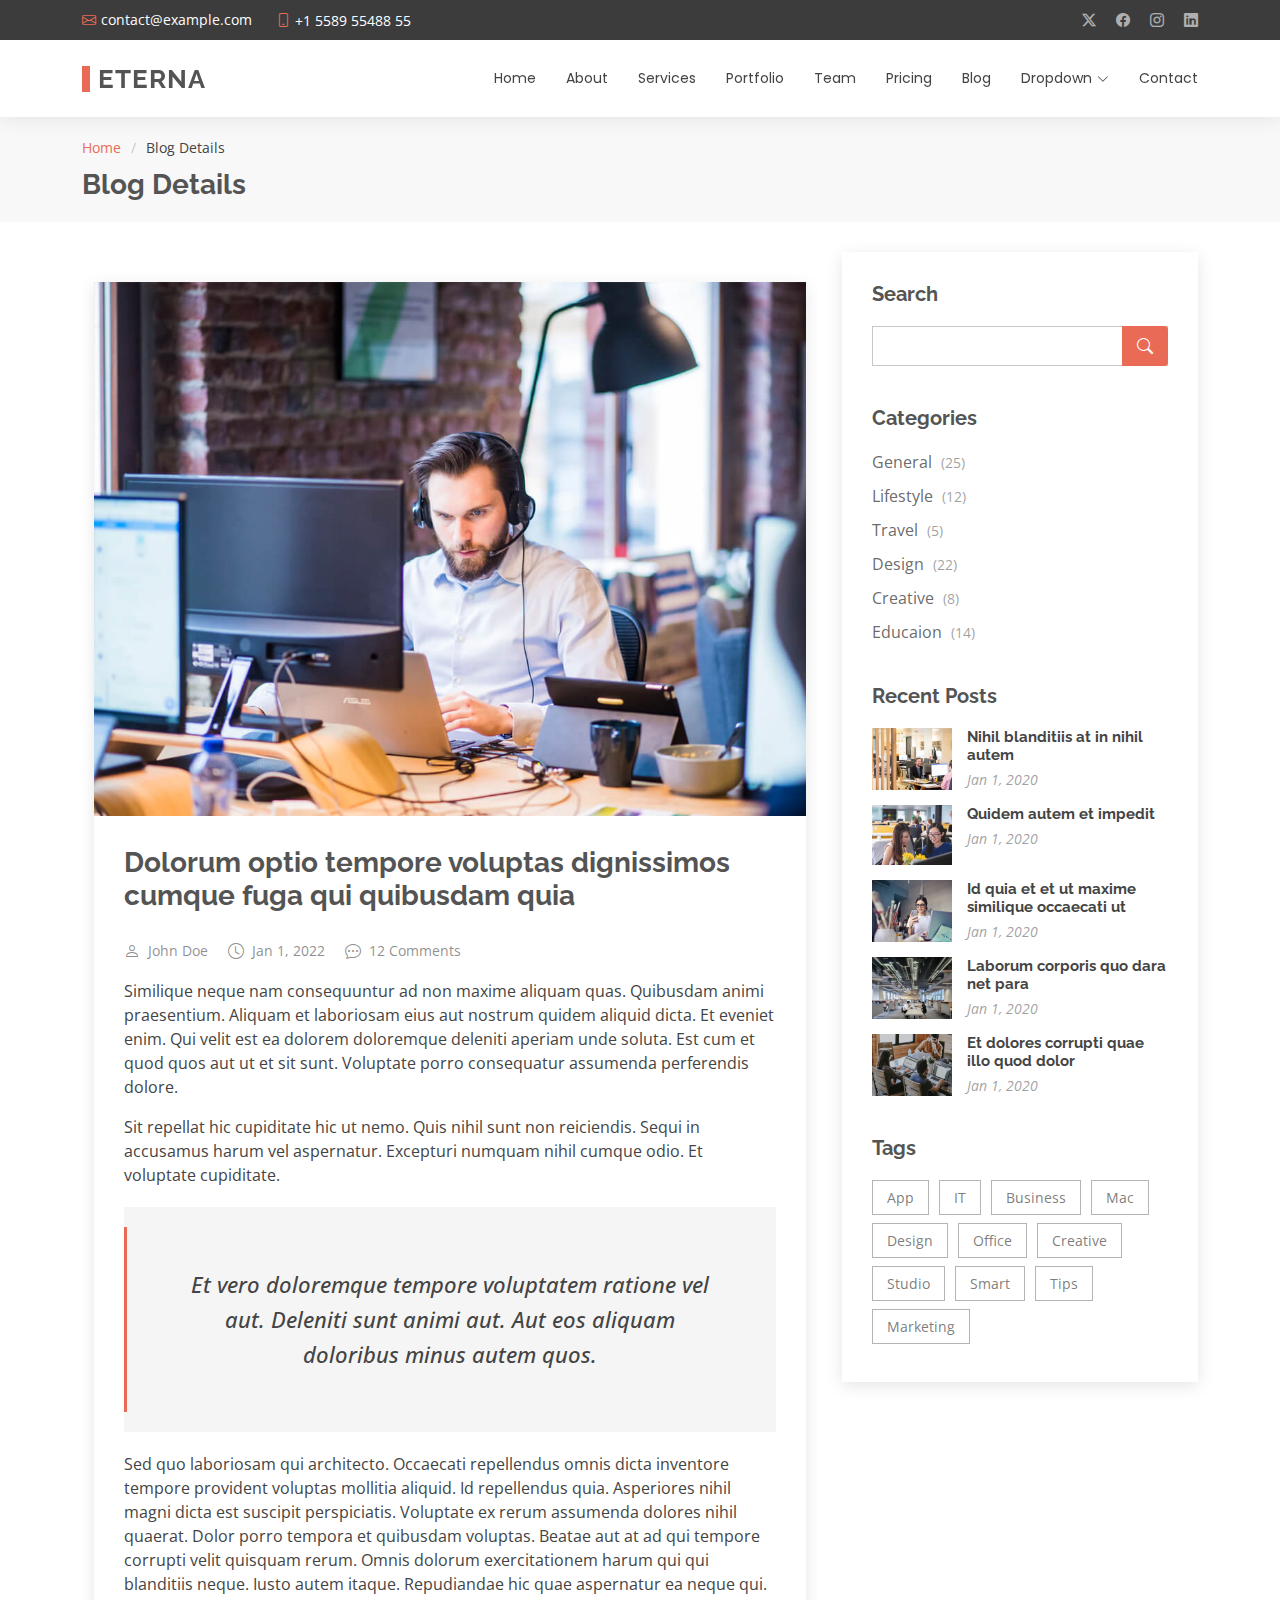
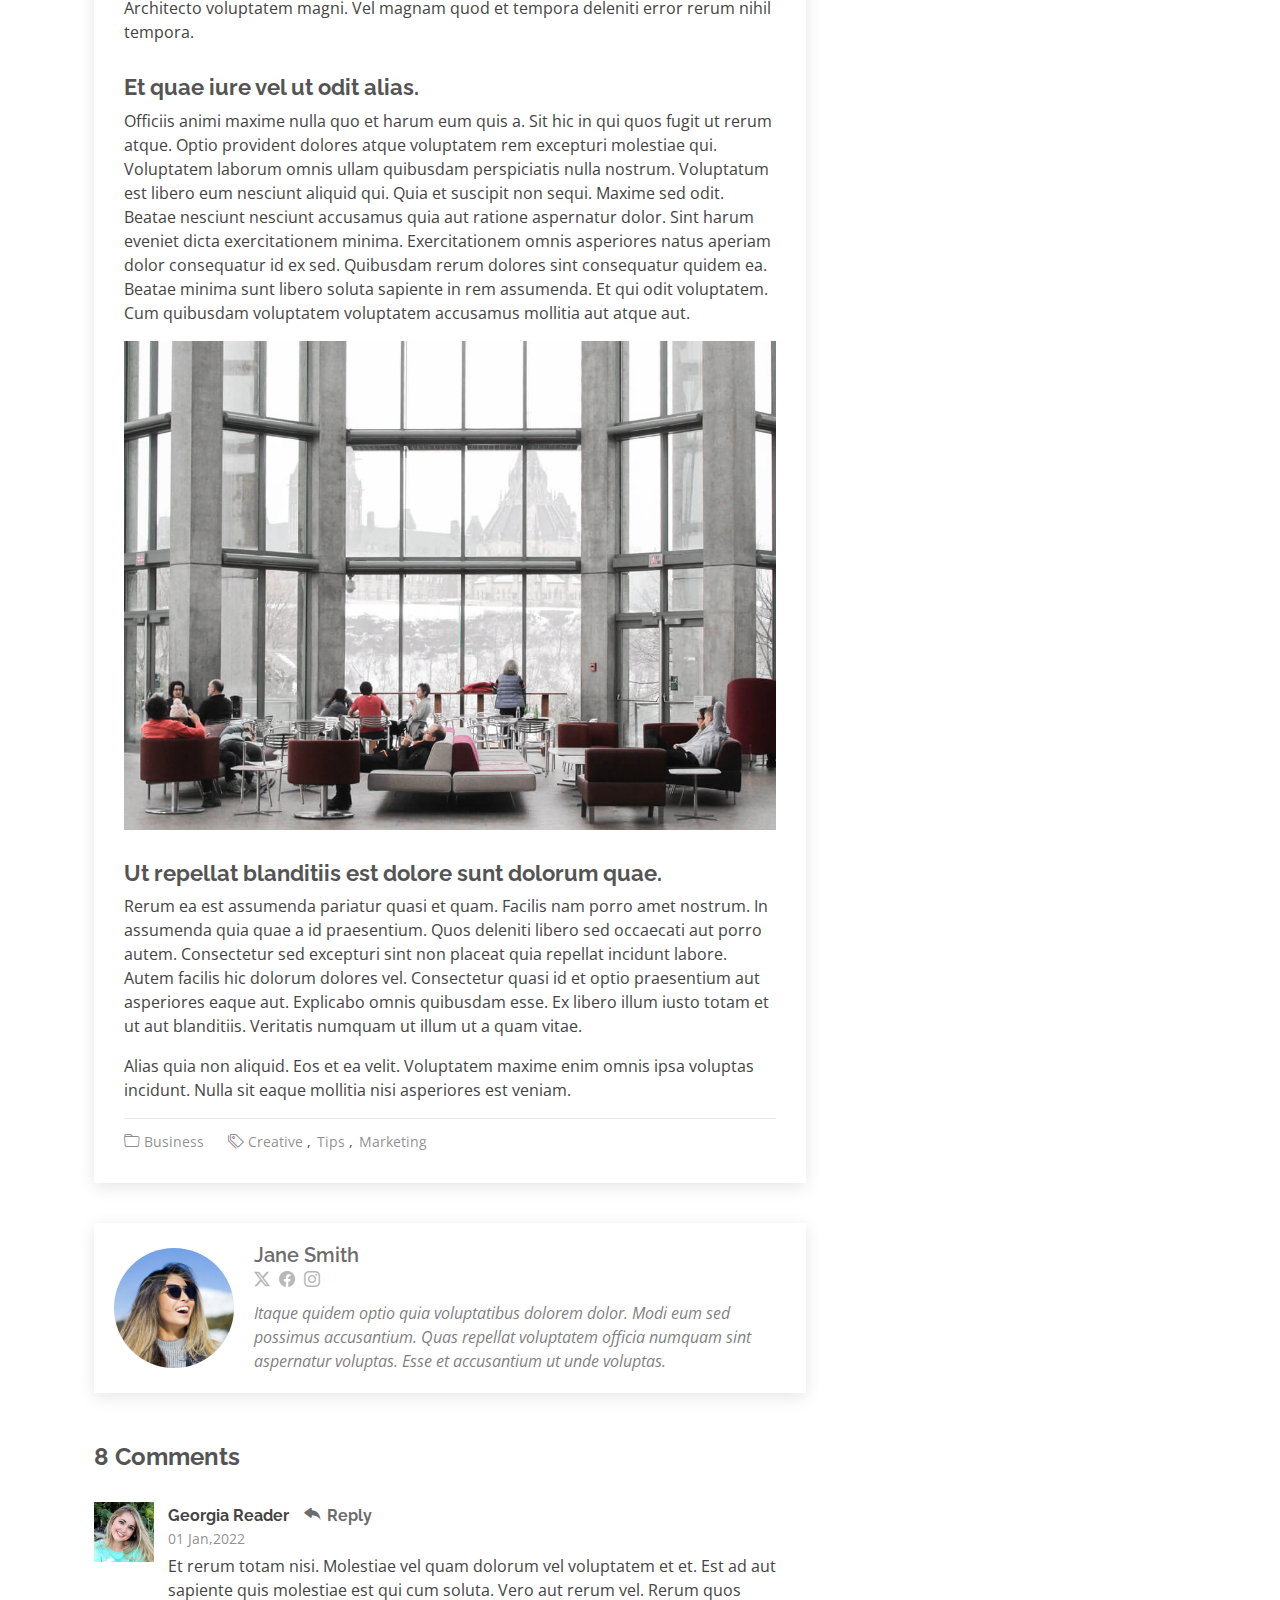
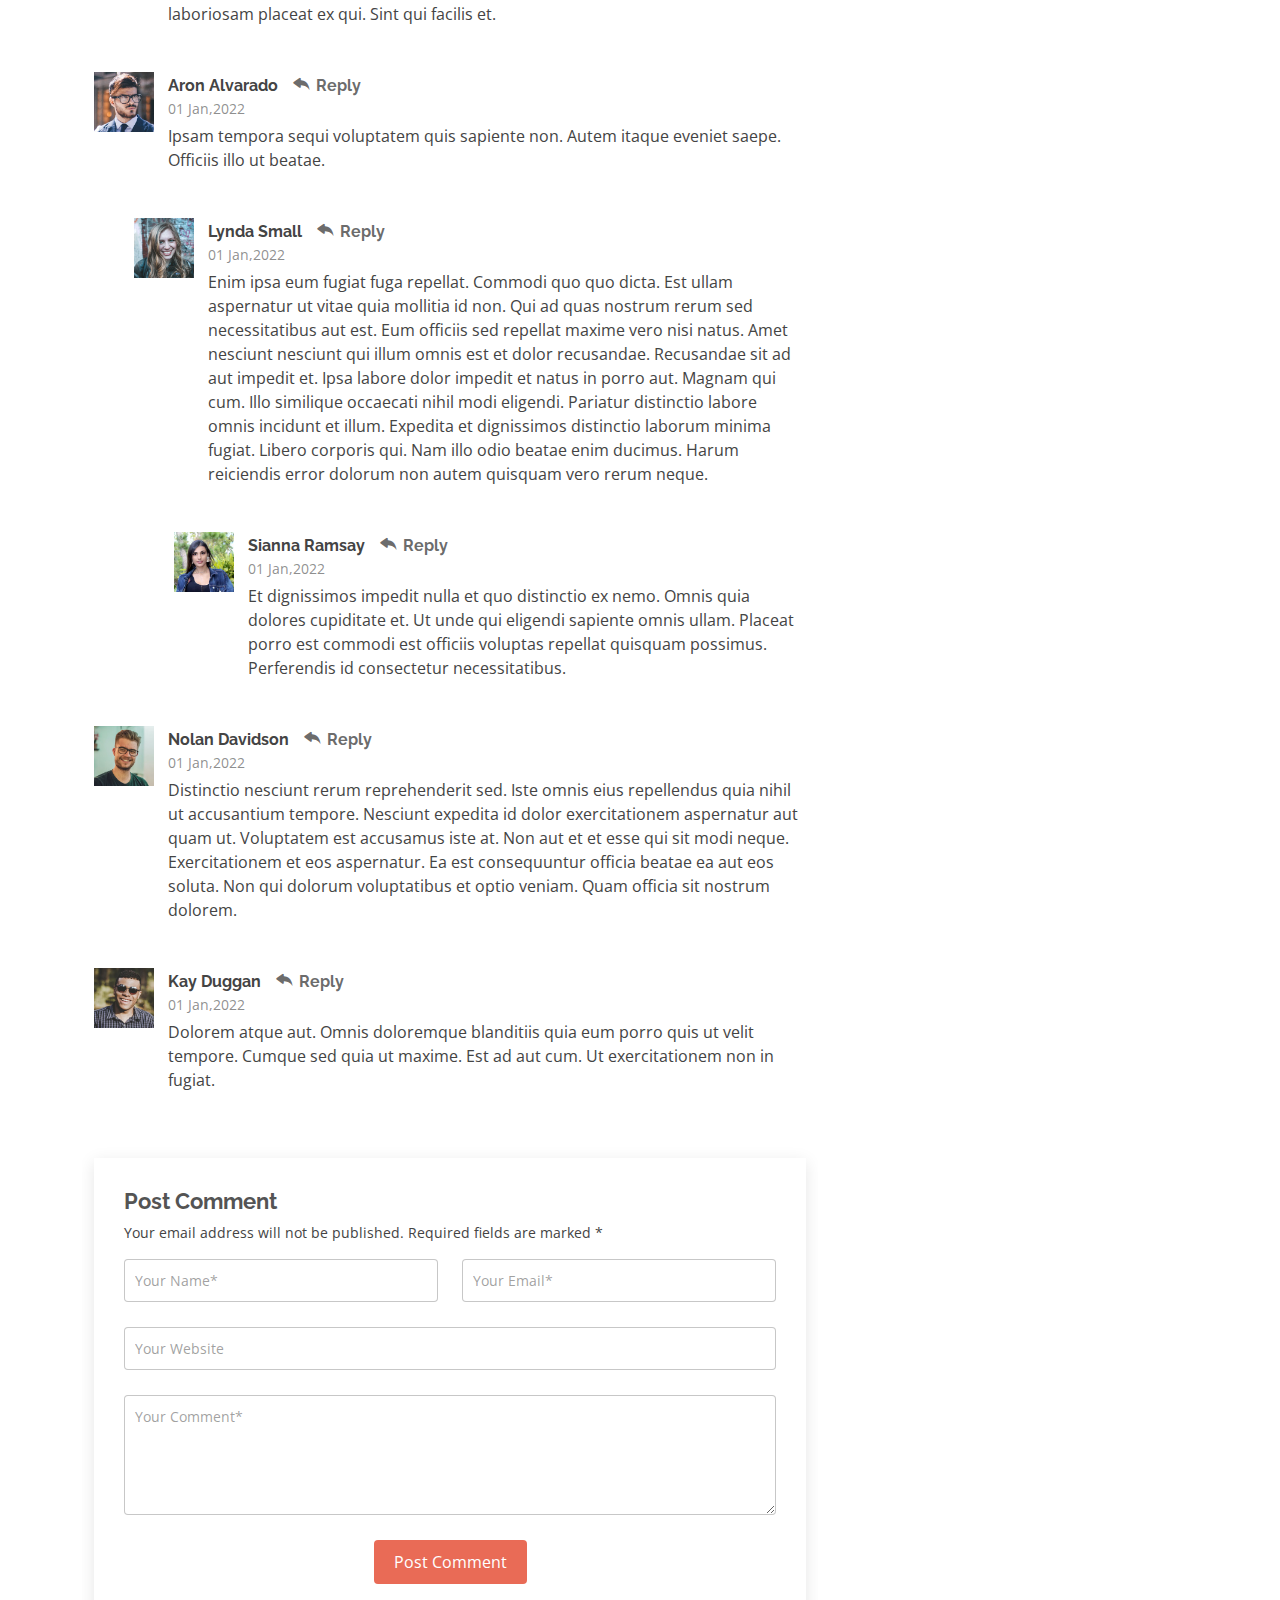
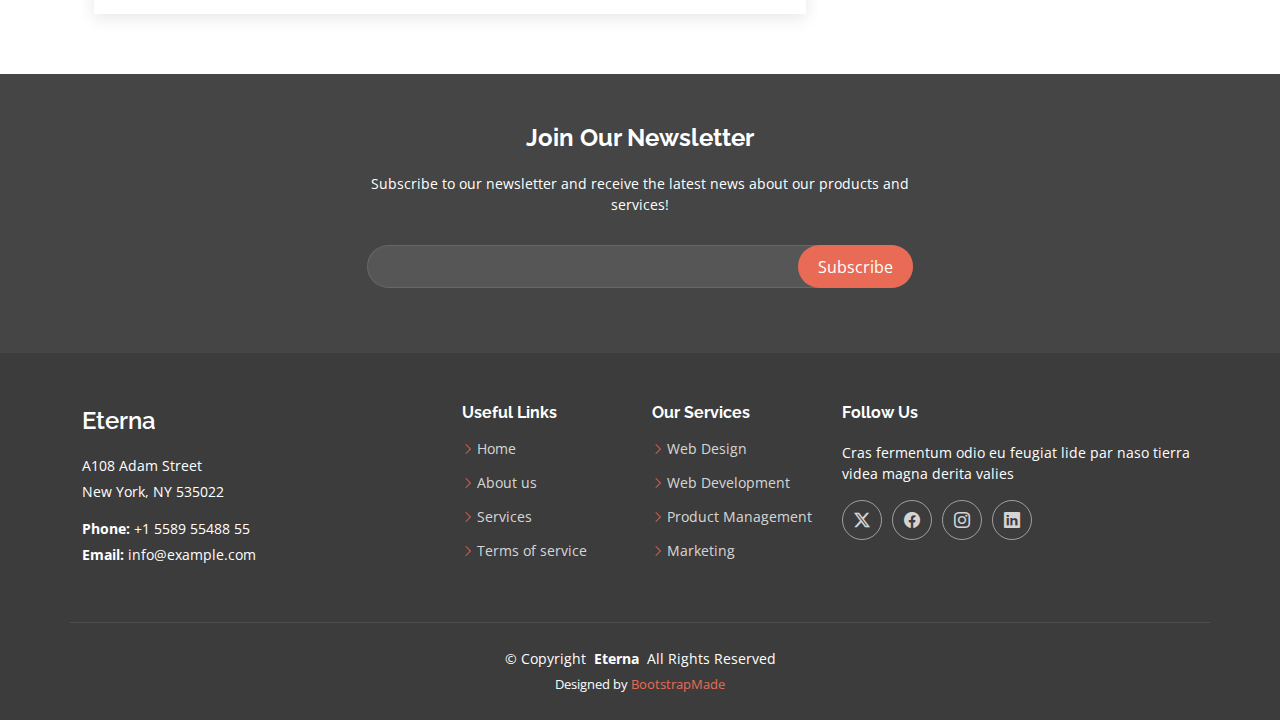
<file: blog-details.html>
<!DOCTYPE html>
<html lang="en">

<head>
  <meta charset="utf-8">
  <meta content="width=device-width, initial-scale=1.0" name="viewport">
  <title>Blog Details - Eterna Bootstrap Template</title>
  <meta name="description" content="">
  <meta name="keywords" content="">

  <!-- Favicons -->
  <link href="assets/img/favicon.png" rel="icon">
  <link href="assets/img/apple-touch-icon.png" rel="apple-touch-icon">

  <!-- Fonts -->
  <link href="https://fonts.googleapis.com" rel="preconnect">
  <link href="https://fonts.gstatic.com" rel="preconnect" crossorigin>
  <link href="https://fonts.googleapis.com/css2?family=Open+Sans:ital,wght@0,300;0,400;0,500;0,600;0,700;0,800;1,300;1,400;1,500;1,600;1,700;1,800&family=Poppins:ital,wght@0,100;0,200;0,300;0,400;0,500;0,600;0,700;0,800;0,900;1,100;1,200;1,300;1,400;1,500;1,600;1,700;1,800;1,900&family=Raleway:ital,wght@0,100;0,200;0,300;0,400;0,500;0,600;0,700;0,800;0,900;1,100;1,200;1,300;1,400;1,500;1,600;1,700;1,800;1,900&display=swap" rel="stylesheet">

  <!-- Vendor CSS Files -->
  <link href="assets/vendor/bootstrap/css/bootstrap.min.css" rel="stylesheet">
  <link href="assets/vendor/bootstrap-icons/bootstrap-icons.css" rel="stylesheet">
  <link href="assets/vendor/aos/aos.css" rel="stylesheet">
  <link href="assets/vendor/swiper/swiper-bundle.min.css" rel="stylesheet">
  <link href="assets/vendor/glightbox/css/glightbox.min.css" rel="stylesheet">

  <!-- Main CSS File -->
  <link href="assets/css/main.css" rel="stylesheet">

  <!-- =======================================================
  * Template Name: Eterna
  * Template URL: https://bootstrapmade.com/eterna-free-multipurpose-bootstrap-template/
  * Updated: Aug 07 2024 with Bootstrap v5.3.3
  * Author: BootstrapMade.com
  * License: https://bootstrapmade.com/license/
  ======================================================== -->
</head>

<body class="blog-details-page">

  <header id="header" class="header sticky-top">

    <div class="topbar d-flex align-items-center dark-background">
      <div class="container d-flex justify-content-center justify-content-md-between">
        <div class="contact-info d-flex align-items-center">
          <i class="bi bi-envelope d-flex align-items-center"><a href="mailto:contact@example.com">contact@example.com</a></i>
          <i class="bi bi-phone d-flex align-items-center ms-4"><span>+1 5589 55488 55</span></i>
        </div>
        <div class="social-links d-none d-md-flex align-items-center">
          <a href="#" class="twitter"><i class="bi bi-twitter-x"></i></a>
          <a href="#" class="facebook"><i class="bi bi-facebook"></i></a>
          <a href="#" class="instagram"><i class="bi bi-instagram"></i></a>
          <a href="#" class="linkedin"><i class="bi bi-linkedin"></i></a>
        </div>
      </div>
    </div><!-- End Top Bar -->

    <div class="branding">

      <div class="container position-relative d-flex align-items-center justify-content-between">
        <a href="index.html" class="logo d-flex align-items-center">
          <!-- Uncomment the line below if you also wish to use an image logo -->
          <!-- <img src="assets/img/logo.png" alt=""> -->
          <h1 class="sitename">Eterna<br></h1>
        </a>

        <nav id="navmenu" class="navmenu">
          <ul>
            <li><a href="index.html">Home</a></li>
            <li><a href="about.html">About</a></li>
            <li><a href="services.html">Services</a></li>
            <li><a href="portfolio.html">Portfolio</a></li>
            <li><a href="team.html">Team</a></li>
            <li><a href="pricing.html">Pricing</a></li>
            <li><a href="blog.html">Blog</a></li>
            <li class="dropdown"><a href="#"><span>Dropdown</span> <i class="bi bi-chevron-down toggle-dropdown"></i></a>
              <ul>
                <li><a href="#">Dropdown 1</a></li>
                <li class="dropdown"><a href="#"><span>Deep Dropdown</span> <i class="bi bi-chevron-down toggle-dropdown"></i></a>
                  <ul>
                    <li><a href="#">Deep Dropdown 1</a></li>
                    <li><a href="#">Deep Dropdown 2</a></li>
                    <li><a href="#">Deep Dropdown 3</a></li>
                    <li><a href="#">Deep Dropdown 4</a></li>
                    <li><a href="#">Deep Dropdown 5</a></li>
                  </ul>
                </li>
                <li><a href="#">Dropdown 2</a></li>
                <li><a href="#">Dropdown 3</a></li>
                <li><a href="#">Dropdown 4</a></li>
              </ul>
            </li>
            <li><a href="contact.html">Contact</a></li>
          </ul>
          <i class="mobile-nav-toggle d-xl-none bi bi-list"></i>
        </nav>

      </div>

    </div>

  </header>

  <main class="main">

    <!-- Page Title -->
    <div class="page-title" data-aos="fade">
      <div class="container">
        <nav class="breadcrumbs">
          <ol>
            <li><a href="index.html">Home</a></li>
            <li class="current">Blog Details</li>
          </ol>
        </nav>
        <h1>Blog Details</h1>
      </div>
    </div><!-- End Page Title -->

    <div class="container">
      <div class="row">

        <div class="col-lg-8">

          <!-- Blog Details Section -->
          <section id="blog-details" class="blog-details section">
            <div class="container">

              <article class="article">

                <div class="post-img">
                  <img src="assets/img/blog/blog-1.jpg" alt="" class="img-fluid">
                </div>

                <h2 class="title">Dolorum optio tempore voluptas dignissimos cumque fuga qui quibusdam quia</h2>

                <div class="meta-top">
                  <ul>
                    <li class="d-flex align-items-center"><i class="bi bi-person"></i> <a href="blog-details.html">John Doe</a></li>
                    <li class="d-flex align-items-center"><i class="bi bi-clock"></i> <a href="blog-details.html"><time datetime="2020-01-01">Jan 1, 2022</time></a></li>
                    <li class="d-flex align-items-center"><i class="bi bi-chat-dots"></i> <a href="blog-details.html">12 Comments</a></li>
                  </ul>
                </div><!-- End meta top -->

                <div class="content">
                  <p>
                    Similique neque nam consequuntur ad non maxime aliquam quas. Quibusdam animi praesentium. Aliquam et laboriosam eius aut nostrum quidem aliquid dicta.
                    Et eveniet enim. Qui velit est ea dolorem doloremque deleniti aperiam unde soluta. Est cum et quod quos aut ut et sit sunt. Voluptate porro consequatur assumenda perferendis dolore.
                  </p>

                  <p>
                    Sit repellat hic cupiditate hic ut nemo. Quis nihil sunt non reiciendis. Sequi in accusamus harum vel aspernatur. Excepturi numquam nihil cumque odio. Et voluptate cupiditate.
                  </p>

                  <blockquote>
                    <p>
                      Et vero doloremque tempore voluptatem ratione vel aut. Deleniti sunt animi aut. Aut eos aliquam doloribus minus autem quos.
                    </p>
                  </blockquote>

                  <p>
                    Sed quo laboriosam qui architecto. Occaecati repellendus omnis dicta inventore tempore provident voluptas mollitia aliquid. Id repellendus quia. Asperiores nihil magni dicta est suscipit perspiciatis. Voluptate ex rerum assumenda dolores nihil quaerat.
                    Dolor porro tempora et quibusdam voluptas. Beatae aut at ad qui tempore corrupti velit quisquam rerum. Omnis dolorum exercitationem harum qui qui blanditiis neque.
                    Iusto autem itaque. Repudiandae hic quae aspernatur ea neque qui. Architecto voluptatem magni. Vel magnam quod et tempora deleniti error rerum nihil tempora.
                  </p>

                  <h3>Et quae iure vel ut odit alias.</h3>
                  <p>
                    Officiis animi maxime nulla quo et harum eum quis a. Sit hic in qui quos fugit ut rerum atque. Optio provident dolores atque voluptatem rem excepturi molestiae qui. Voluptatem laborum omnis ullam quibusdam perspiciatis nulla nostrum. Voluptatum est libero eum nesciunt aliquid qui.
                    Quia et suscipit non sequi. Maxime sed odit. Beatae nesciunt nesciunt accusamus quia aut ratione aspernatur dolor. Sint harum eveniet dicta exercitationem minima. Exercitationem omnis asperiores natus aperiam dolor consequatur id ex sed. Quibusdam rerum dolores sint consequatur quidem ea.
                    Beatae minima sunt libero soluta sapiente in rem assumenda. Et qui odit voluptatem. Cum quibusdam voluptatem voluptatem accusamus mollitia aut atque aut.
                  </p>
                  <img src="assets/img/blog/blog-inside-post.jpg" class="img-fluid" alt="">

                  <h3>Ut repellat blanditiis est dolore sunt dolorum quae.</h3>
                  <p>
                    Rerum ea est assumenda pariatur quasi et quam. Facilis nam porro amet nostrum. In assumenda quia quae a id praesentium. Quos deleniti libero sed occaecati aut porro autem. Consectetur sed excepturi sint non placeat quia repellat incidunt labore. Autem facilis hic dolorum dolores vel.
                    Consectetur quasi id et optio praesentium aut asperiores eaque aut. Explicabo omnis quibusdam esse. Ex libero illum iusto totam et ut aut blanditiis. Veritatis numquam ut illum ut a quam vitae.
                  </p>
                  <p>
                    Alias quia non aliquid. Eos et ea velit. Voluptatem maxime enim omnis ipsa voluptas incidunt. Nulla sit eaque mollitia nisi asperiores est veniam.
                  </p>

                </div><!-- End post content -->

                <div class="meta-bottom">
                  <i class="bi bi-folder"></i>
                  <ul class="cats">
                    <li><a href="#">Business</a></li>
                  </ul>

                  <i class="bi bi-tags"></i>
                  <ul class="tags">
                    <li><a href="#">Creative</a></li>
                    <li><a href="#">Tips</a></li>
                    <li><a href="#">Marketing</a></li>
                  </ul>
                </div><!-- End meta bottom -->

              </article>

            </div>
          </section><!-- /Blog Details Section -->

          <!-- Blog Author Section -->
          <section id="blog-author" class="blog-author section">

            <div class="container">
              <div class="author-container d-flex align-items-center">
                <img src="assets/img/blog/blog-author.jpg" class="rounded-circle flex-shrink-0" alt="">
                <div>
                  <h4>Jane Smith</h4>
                  <div class="social-links">
                    <a href="https://x.com/#"><i class="bi bi-twitter-x"></i></a>
                    <a href="https://facebook.com/#"><i class="bi bi-facebook"></i></a>
                    <a href="https://instagram.com/#"><i class="biu bi-instagram"></i></a>
                  </div>
                  <p>
                    Itaque quidem optio quia voluptatibus dolorem dolor. Modi eum sed possimus accusantium. Quas repellat voluptatem officia numquam sint aspernatur voluptas. Esse et accusantium ut unde voluptas.
                  </p>
                </div>
              </div>
            </div>

          </section><!-- /Blog Author Section -->

          <!-- Blog Comments Section -->
          <section id="blog-comments" class="blog-comments section">

            <div class="container">

              <h4 class="comments-count">8 Comments</h4>

              <div id="comment-1" class="comment">
                <div class="d-flex">
                  <div class="comment-img"><img src="assets/img/blog/comments-1.jpg" alt=""></div>
                  <div>
                    <h5><a href="">Georgia Reader</a> <a href="#" class="reply"><i class="bi bi-reply-fill"></i> Reply</a></h5>
                    <time datetime="2020-01-01">01 Jan,2022</time>
                    <p>
                      Et rerum totam nisi. Molestiae vel quam dolorum vel voluptatem et et. Est ad aut sapiente quis molestiae est qui cum soluta.
                      Vero aut rerum vel. Rerum quos laboriosam placeat ex qui. Sint qui facilis et.
                    </p>
                  </div>
                </div>
              </div><!-- End comment #1 -->

              <div id="comment-2" class="comment">
                <div class="d-flex">
                  <div class="comment-img"><img src="assets/img/blog/comments-2.jpg" alt=""></div>
                  <div>
                    <h5><a href="">Aron Alvarado</a> <a href="#" class="reply"><i class="bi bi-reply-fill"></i> Reply</a></h5>
                    <time datetime="2020-01-01">01 Jan,2022</time>
                    <p>
                      Ipsam tempora sequi voluptatem quis sapiente non. Autem itaque eveniet saepe. Officiis illo ut beatae.
                    </p>
                  </div>
                </div>

                <div id="comment-reply-1" class="comment comment-reply">
                  <div class="d-flex">
                    <div class="comment-img"><img src="assets/img/blog/comments-3.jpg" alt=""></div>
                    <div>
                      <h5><a href="">Lynda Small</a> <a href="#" class="reply"><i class="bi bi-reply-fill"></i> Reply</a></h5>
                      <time datetime="2020-01-01">01 Jan,2022</time>
                      <p>
                        Enim ipsa eum fugiat fuga repellat. Commodi quo quo dicta. Est ullam aspernatur ut vitae quia mollitia id non. Qui ad quas nostrum rerum sed necessitatibus aut est. Eum officiis sed repellat maxime vero nisi natus. Amet nesciunt nesciunt qui illum omnis est et dolor recusandae.

                        Recusandae sit ad aut impedit et. Ipsa labore dolor impedit et natus in porro aut. Magnam qui cum. Illo similique occaecati nihil modi eligendi. Pariatur distinctio labore omnis incidunt et illum. Expedita et dignissimos distinctio laborum minima fugiat.

                        Libero corporis qui. Nam illo odio beatae enim ducimus. Harum reiciendis error dolorum non autem quisquam vero rerum neque.
                      </p>
                    </div>
                  </div>

                  <div id="comment-reply-2" class="comment comment-reply">
                    <div class="d-flex">
                      <div class="comment-img"><img src="assets/img/blog/comments-4.jpg" alt=""></div>
                      <div>
                        <h5><a href="">Sianna Ramsay</a> <a href="#" class="reply"><i class="bi bi-reply-fill"></i> Reply</a></h5>
                        <time datetime="2020-01-01">01 Jan,2022</time>
                        <p>
                          Et dignissimos impedit nulla et quo distinctio ex nemo. Omnis quia dolores cupiditate et. Ut unde qui eligendi sapiente omnis ullam. Placeat porro est commodi est officiis voluptas repellat quisquam possimus. Perferendis id consectetur necessitatibus.
                        </p>
                      </div>
                    </div>

                  </div><!-- End comment reply #2-->

                </div><!-- End comment reply #1-->

              </div><!-- End comment #2-->

              <div id="comment-3" class="comment">
                <div class="d-flex">
                  <div class="comment-img"><img src="assets/img/blog/comments-5.jpg" alt=""></div>
                  <div>
                    <h5><a href="">Nolan Davidson</a> <a href="#" class="reply"><i class="bi bi-reply-fill"></i> Reply</a></h5>
                    <time datetime="2020-01-01">01 Jan,2022</time>
                    <p>
                      Distinctio nesciunt rerum reprehenderit sed. Iste omnis eius repellendus quia nihil ut accusantium tempore. Nesciunt expedita id dolor exercitationem aspernatur aut quam ut. Voluptatem est accusamus iste at.
                      Non aut et et esse qui sit modi neque. Exercitationem et eos aspernatur. Ea est consequuntur officia beatae ea aut eos soluta. Non qui dolorum voluptatibus et optio veniam. Quam officia sit nostrum dolorem.
                    </p>
                  </div>
                </div>

              </div><!-- End comment #3 -->

              <div id="comment-4" class="comment">
                <div class="d-flex">
                  <div class="comment-img"><img src="assets/img/blog/comments-6.jpg" alt=""></div>
                  <div>
                    <h5><a href="">Kay Duggan</a> <a href="#" class="reply"><i class="bi bi-reply-fill"></i> Reply</a></h5>
                    <time datetime="2020-01-01">01 Jan,2022</time>
                    <p>
                      Dolorem atque aut. Omnis doloremque blanditiis quia eum porro quis ut velit tempore. Cumque sed quia ut maxime. Est ad aut cum. Ut exercitationem non in fugiat.
                    </p>
                  </div>
                </div>

              </div><!-- End comment #4 -->

            </div>

          </section><!-- /Blog Comments Section -->

          <!-- Comment Form Section -->
          <section id="comment-form" class="comment-form section">
            <div class="container">

              <form action="">

                <h4>Post Comment</h4>
                <p>Your email address will not be published. Required fields are marked * </p>
                <div class="row">
                  <div class="col-md-6 form-group">
                    <input name="name" type="text" class="form-control" placeholder="Your Name*">
                  </div>
                  <div class="col-md-6 form-group">
                    <input name="email" type="text" class="form-control" placeholder="Your Email*">
                  </div>
                </div>
                <div class="row">
                  <div class="col form-group">
                    <input name="website" type="text" class="form-control" placeholder="Your Website">
                  </div>
                </div>
                <div class="row">
                  <div class="col form-group">
                    <textarea name="comment" class="form-control" placeholder="Your Comment*"></textarea>
                  </div>
                </div>

                <div class="text-center">
                  <button type="submit" class="btn btn-primary">Post Comment</button>
                </div>

              </form>

            </div>
          </section><!-- /Comment Form Section -->

        </div>

        <div class="col-lg-4 sidebar">

          <div class="widgets-container">

            <!-- Search Widget -->
            <div class="search-widget widget-item">

              <h3 class="widget-title">Search</h3>
              <form action="">
                <input type="text">
                <button type="submit" title="Search"><i class="bi bi-search"></i></button>
              </form>

            </div><!--/Search Widget -->

            <!-- Categories Widget -->
            <div class="categories-widget widget-item">

              <h3 class="widget-title">Categories</h3>
              <ul class="mt-3">
                <li><a href="#">General <span>(25)</span></a></li>
                <li><a href="#">Lifestyle <span>(12)</span></a></li>
                <li><a href="#">Travel <span>(5)</span></a></li>
                <li><a href="#">Design <span>(22)</span></a></li>
                <li><a href="#">Creative <span>(8)</span></a></li>
                <li><a href="#">Educaion <span>(14)</span></a></li>
              </ul>

            </div><!--/Categories Widget -->

            <!-- Recent Posts Widget -->
            <div class="recent-posts-widget widget-item">

              <h3 class="widget-title">Recent Posts</h3>

              <div class="post-item">
                <img src="assets/img/blog/blog-recent-1.jpg" alt="" class="flex-shrink-0">
                <div>
                  <h4><a href="blog-details.html">Nihil blanditiis at in nihil autem</a></h4>
                  <time datetime="2020-01-01">Jan 1, 2020</time>
                </div>
              </div><!-- End recent post item-->

              <div class="post-item">
                <img src="assets/img/blog/blog-recent-2.jpg" alt="" class="flex-shrink-0">
                <div>
                  <h4><a href="blog-details.html">Quidem autem et impedit</a></h4>
                  <time datetime="2020-01-01">Jan 1, 2020</time>
                </div>
              </div><!-- End recent post item-->

              <div class="post-item">
                <img src="assets/img/blog/blog-recent-3.jpg" alt="" class="flex-shrink-0">
                <div>
                  <h4><a href="blog-details.html">Id quia et et ut maxime similique occaecati ut</a></h4>
                  <time datetime="2020-01-01">Jan 1, 2020</time>
                </div>
              </div><!-- End recent post item-->

              <div class="post-item">
                <img src="assets/img/blog/blog-recent-4.jpg" alt="" class="flex-shrink-0">
                <div>
                  <h4><a href="blog-details.html">Laborum corporis quo dara net para</a></h4>
                  <time datetime="2020-01-01">Jan 1, 2020</time>
                </div>
              </div><!-- End recent post item-->

              <div class="post-item">
                <img src="assets/img/blog/blog-recent-5.jpg" alt="" class="flex-shrink-0">
                <div>
                  <h4><a href="blog-details.html">Et dolores corrupti quae illo quod dolor</a></h4>
                  <time datetime="2020-01-01">Jan 1, 2020</time>
                </div>
              </div><!-- End recent post item-->

            </div><!--/Recent Posts Widget -->

            <!-- Tags Widget -->
            <div class="tags-widget widget-item">

              <h3 class="widget-title">Tags</h3>
              <ul>
                <li><a href="#">App</a></li>
                <li><a href="#">IT</a></li>
                <li><a href="#">Business</a></li>
                <li><a href="#">Mac</a></li>
                <li><a href="#">Design</a></li>
                <li><a href="#">Office</a></li>
                <li><a href="#">Creative</a></li>
                <li><a href="#">Studio</a></li>
                <li><a href="#">Smart</a></li>
                <li><a href="#">Tips</a></li>
                <li><a href="#">Marketing</a></li>
              </ul>

            </div><!--/Tags Widget -->

          </div>

        </div>

      </div>
    </div>

  </main>

  <footer id="footer" class="footer position-relative dark-background">

    <div class="footer-newsletter">
      <div class="container">
        <div class="row justify-content-center text-center">
          <div class="col-lg-6">
            <h4>Join Our Newsletter</h4>
            <p>Subscribe to our newsletter and receive the latest news about our products and services!</p>
            <form action="forms/newsletter.php" method="post" class="php-email-form">
              <div class="newsletter-form"><input type="email" name="email"><input type="submit" value="Subscribe"></div>
              <div class="loading">Loading</div>
              <div class="error-message"></div>
              <div class="sent-message">Your subscription request has been sent. Thank you!</div>
            </form>
          </div>
        </div>
      </div>
    </div>

    <div class="container footer-top">
      <div class="row gy-4">
        <div class="col-lg-4 col-md-6 footer-about">
          <a href="index.html" class="d-flex align-items-center">
            <span class="sitename">Eterna</span>
          </a>
          <div class="footer-contact pt-3">
            <p>A108 Adam Street</p>
            <p>New York, NY 535022</p>
            <p class="mt-3"><strong>Phone:</strong> <span>+1 5589 55488 55</span></p>
            <p><strong>Email:</strong> <span>info@example.com</span></p>
          </div>
        </div>

        <div class="col-lg-2 col-md-3 footer-links">
          <h4>Useful Links</h4>
          <ul>
            <li><i class="bi bi-chevron-right"></i> <a href="#">Home</a></li>
            <li><i class="bi bi-chevron-right"></i> <a href="#">About us</a></li>
            <li><i class="bi bi-chevron-right"></i> <a href="#">Services</a></li>
            <li><i class="bi bi-chevron-right"></i> <a href="#">Terms of service</a></li>
          </ul>
        </div>

        <div class="col-lg-2 col-md-3 footer-links">
          <h4>Our Services</h4>
          <ul>
            <li><i class="bi bi-chevron-right"></i> <a href="#">Web Design</a></li>
            <li><i class="bi bi-chevron-right"></i> <a href="#">Web Development</a></li>
            <li><i class="bi bi-chevron-right"></i> <a href="#">Product Management</a></li>
            <li><i class="bi bi-chevron-right"></i> <a href="#">Marketing</a></li>
          </ul>
        </div>

        <div class="col-lg-4 col-md-12">
          <h4>Follow Us</h4>
          <p>Cras fermentum odio eu feugiat lide par naso tierra videa magna derita valies</p>
          <div class="social-links d-flex">
            <a href=""><i class="bi bi-twitter-x"></i></a>
            <a href=""><i class="bi bi-facebook"></i></a>
            <a href=""><i class="bi bi-instagram"></i></a>
            <a href=""><i class="bi bi-linkedin"></i></a>
          </div>
        </div>

      </div>
    </div>

    <div class="container copyright text-center mt-4">
      <p>© <span>Copyright</span> <strong class="px-1 sitename">Eterna</strong> <span>All Rights Reserved</span></p>
      <div class="credits">
        <!-- All the links in the footer should remain intact. -->
        <!-- You can delete the links only if you've purchased the pro version. -->
        <!-- Licensing information: https://bootstrapmade.com/license/ -->
        <!-- Purchase the pro version with working PHP/AJAX contact form: [buy-url] -->
        Designed by <a href="https://bootstrapmade.com/">BootstrapMade</a>
      </div>
    </div>

  </footer>

  <!-- Scroll Top -->
  <a href="#" id="scroll-top" class="scroll-top d-flex align-items-center justify-content-center"><i class="bi bi-arrow-up-short"></i></a>

  <!-- Preloader -->
  <div id="preloader"></div>

  <!-- Vendor JS Files -->
  <script src="assets/vendor/bootstrap/js/bootstrap.bundle.min.js"></script>
  <script src="assets/vendor/php-email-form/validate.js"></script>
  <script src="assets/vendor/aos/aos.js"></script>
  <script src="assets/vendor/swiper/swiper-bundle.min.js"></script>
  <script src="assets/vendor/purecounter/purecounter_vanilla.js"></script>
  <script src="assets/vendor/waypoints/noframework.waypoints.js"></script>
  <script src="assets/vendor/glightbox/js/glightbox.min.js"></script>
  <script src="assets/vendor/imagesloaded/imagesloaded.pkgd.min.js"></script>
  <script src="assets/vendor/isotope-layout/isotope.pkgd.min.js"></script>

  <!-- Main JS File -->
  <script src="assets/js/main.js"></script>

</body>

</html>
</file>
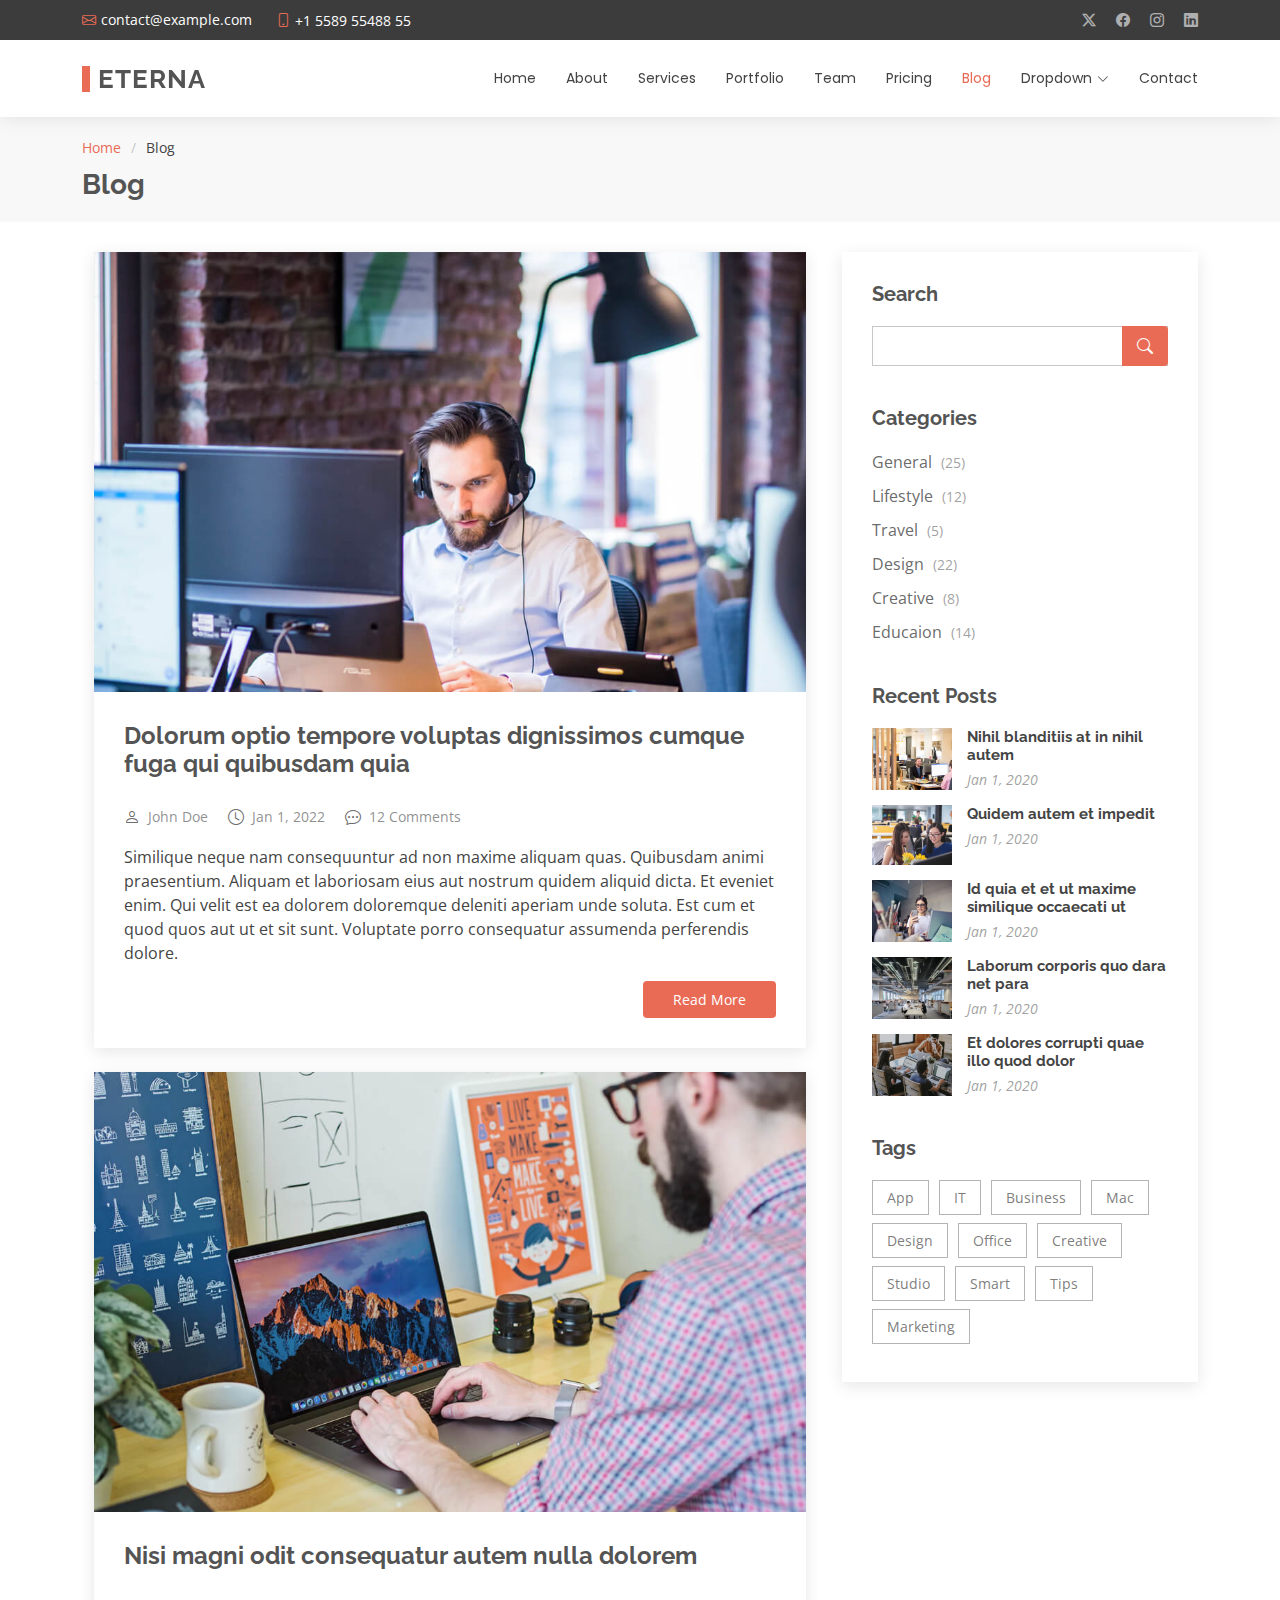
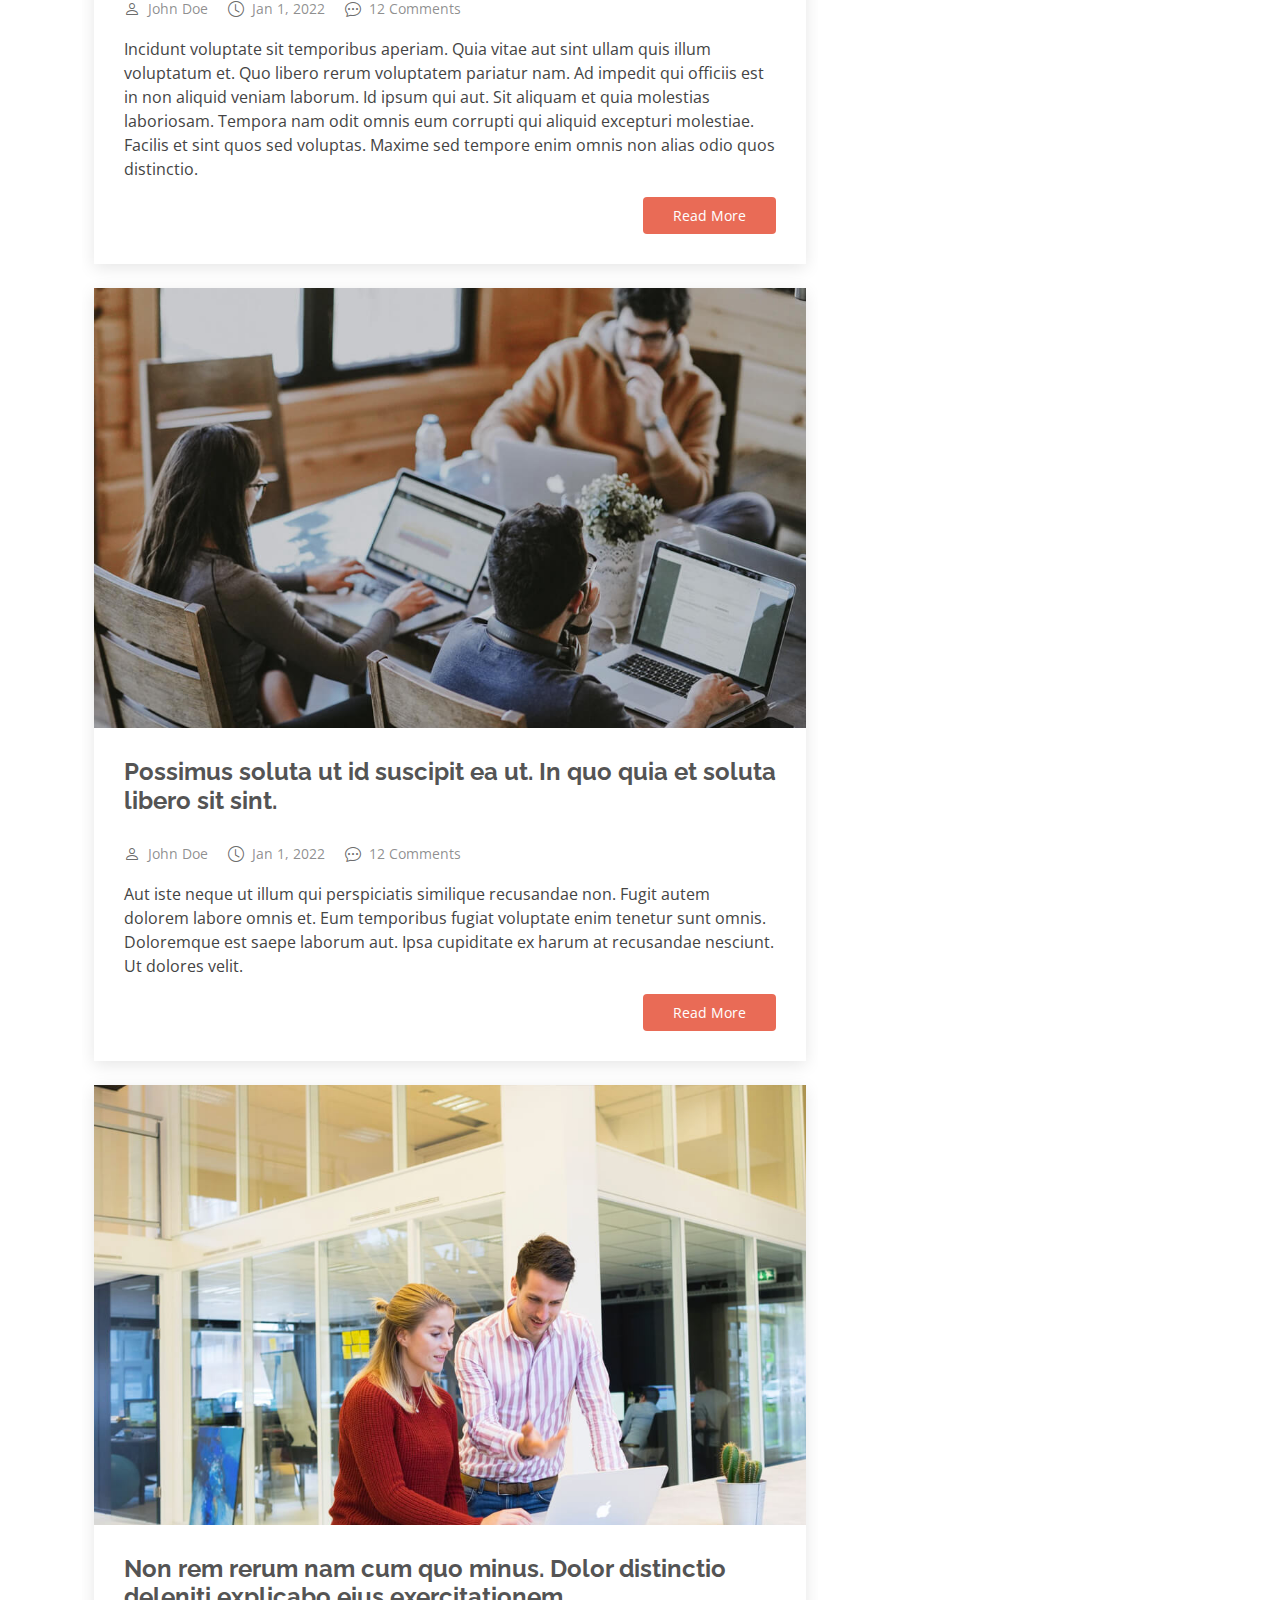
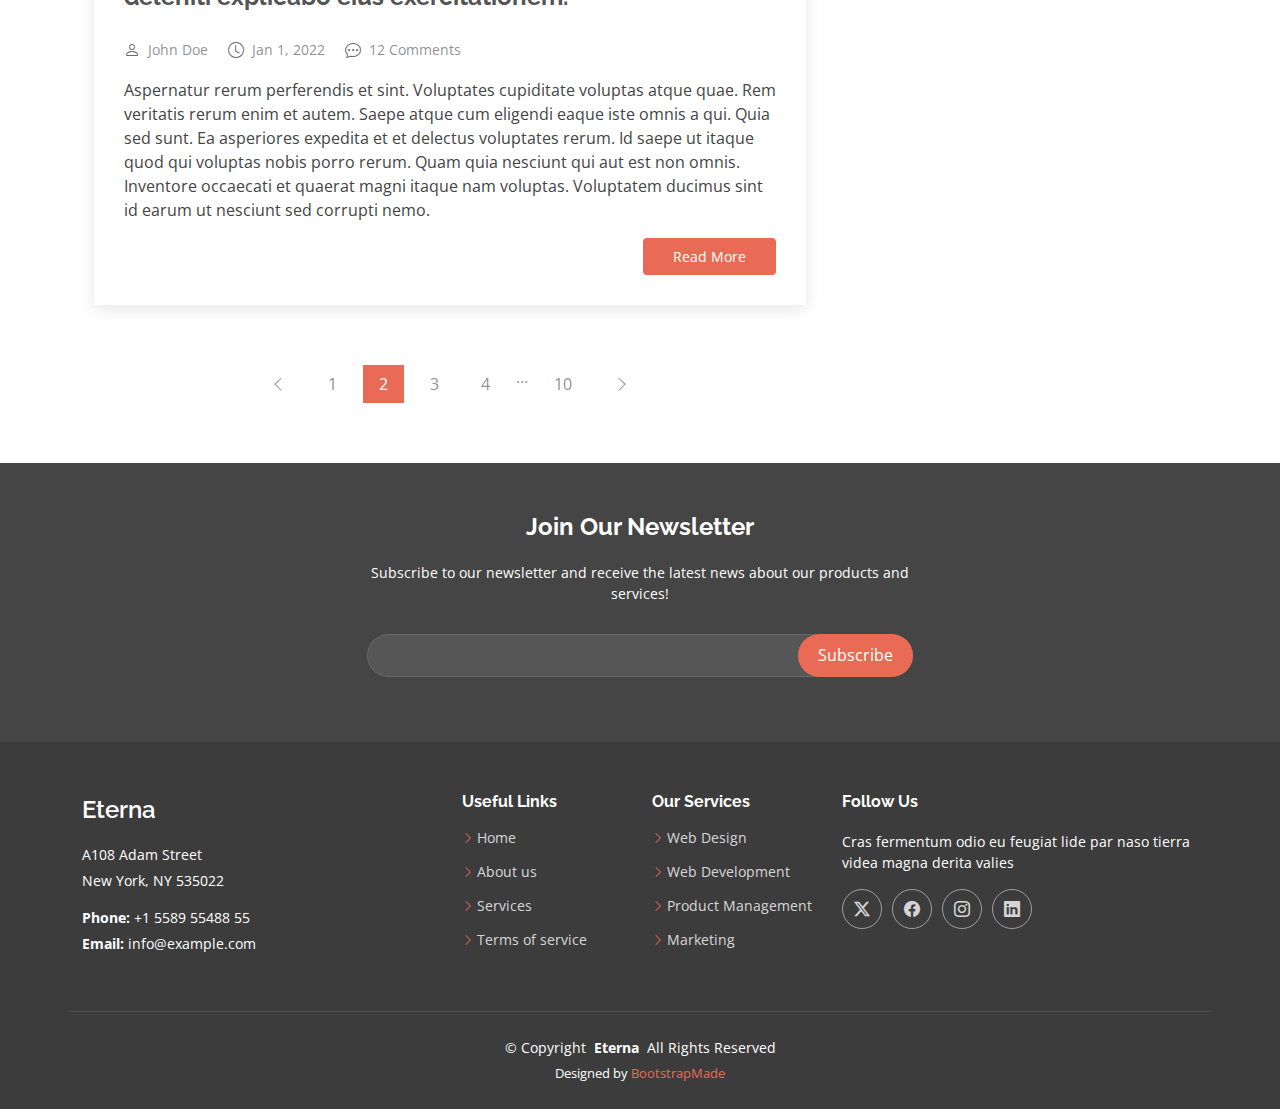
<file: blog.html>
<!DOCTYPE html>
<html lang="en">

<head>
  <meta charset="utf-8">
  <meta content="width=device-width, initial-scale=1.0" name="viewport">
  <title>Blog - Eterna Bootstrap Template</title>
  <meta name="description" content="">
  <meta name="keywords" content="">

  <!-- Favicons -->
  <link href="assets/img/favicon.png" rel="icon">
  <link href="assets/img/apple-touch-icon.png" rel="apple-touch-icon">

  <!-- Fonts -->
  <link href="https://fonts.googleapis.com" rel="preconnect">
  <link href="https://fonts.gstatic.com" rel="preconnect" crossorigin>
  <link href="https://fonts.googleapis.com/css2?family=Open+Sans:ital,wght@0,300;0,400;0,500;0,600;0,700;0,800;1,300;1,400;1,500;1,600;1,700;1,800&family=Poppins:ital,wght@0,100;0,200;0,300;0,400;0,500;0,600;0,700;0,800;0,900;1,100;1,200;1,300;1,400;1,500;1,600;1,700;1,800;1,900&family=Raleway:ital,wght@0,100;0,200;0,300;0,400;0,500;0,600;0,700;0,800;0,900;1,100;1,200;1,300;1,400;1,500;1,600;1,700;1,800;1,900&display=swap" rel="stylesheet">

  <!-- Vendor CSS Files -->
  <link href="assets/vendor/bootstrap/css/bootstrap.min.css" rel="stylesheet">
  <link href="assets/vendor/bootstrap-icons/bootstrap-icons.css" rel="stylesheet">
  <link href="assets/vendor/aos/aos.css" rel="stylesheet">
  <link href="assets/vendor/swiper/swiper-bundle.min.css" rel="stylesheet">
  <link href="assets/vendor/glightbox/css/glightbox.min.css" rel="stylesheet">

  <!-- Main CSS File -->
  <link href="assets/css/main.css" rel="stylesheet">

  <!-- =======================================================
  * Template Name: Eterna
  * Template URL: https://bootstrapmade.com/eterna-free-multipurpose-bootstrap-template/
  * Updated: Aug 07 2024 with Bootstrap v5.3.3
  * Author: BootstrapMade.com
  * License: https://bootstrapmade.com/license/
  ======================================================== -->
</head>

<body class="blog-page">

  <header id="header" class="header sticky-top">

    <div class="topbar d-flex align-items-center dark-background">
      <div class="container d-flex justify-content-center justify-content-md-between">
        <div class="contact-info d-flex align-items-center">
          <i class="bi bi-envelope d-flex align-items-center"><a href="mailto:contact@example.com">contact@example.com</a></i>
          <i class="bi bi-phone d-flex align-items-center ms-4"><span>+1 5589 55488 55</span></i>
        </div>
        <div class="social-links d-none d-md-flex align-items-center">
          <a href="#" class="twitter"><i class="bi bi-twitter-x"></i></a>
          <a href="#" class="facebook"><i class="bi bi-facebook"></i></a>
          <a href="#" class="instagram"><i class="bi bi-instagram"></i></a>
          <a href="#" class="linkedin"><i class="bi bi-linkedin"></i></a>
        </div>
      </div>
    </div><!-- End Top Bar -->

    <div class="branding">

      <div class="container position-relative d-flex align-items-center justify-content-between">
        <a href="index.html" class="logo d-flex align-items-center">
          <!-- Uncomment the line below if you also wish to use an image logo -->
          <!-- <img src="assets/img/logo.png" alt=""> -->
          <h1 class="sitename">Eterna<br></h1>
        </a>

        <nav id="navmenu" class="navmenu">
          <ul>
            <li><a href="index.html">Home</a></li>
            <li><a href="about.html">About</a></li>
            <li><a href="services.html">Services</a></li>
            <li><a href="portfolio.html">Portfolio</a></li>
            <li><a href="team.html">Team</a></li>
            <li><a href="pricing.html">Pricing</a></li>
            <li><a href="blog.html" class="active">Blog</a></li>
            <li class="dropdown"><a href="#"><span>Dropdown</span> <i class="bi bi-chevron-down toggle-dropdown"></i></a>
              <ul>
                <li><a href="#">Dropdown 1</a></li>
                <li class="dropdown"><a href="#"><span>Deep Dropdown</span> <i class="bi bi-chevron-down toggle-dropdown"></i></a>
                  <ul>
                    <li><a href="#">Deep Dropdown 1</a></li>
                    <li><a href="#">Deep Dropdown 2</a></li>
                    <li><a href="#">Deep Dropdown 3</a></li>
                    <li><a href="#">Deep Dropdown 4</a></li>
                    <li><a href="#">Deep Dropdown 5</a></li>
                  </ul>
                </li>
                <li><a href="#">Dropdown 2</a></li>
                <li><a href="#">Dropdown 3</a></li>
                <li><a href="#">Dropdown 4</a></li>
              </ul>
            </li>
            <li><a href="contact.html">Contact</a></li>
          </ul>
          <i class="mobile-nav-toggle d-xl-none bi bi-list"></i>
        </nav>

      </div>

    </div>

  </header>

  <main class="main">

    <!-- Page Title -->
    <div class="page-title" data-aos="fade">
      <div class="container">
        <nav class="breadcrumbs">
          <ol>
            <li><a href="index.html">Home</a></li>
            <li class="current">Blog</li>
          </ol>
        </nav>
        <h1>Blog</h1>
      </div>
    </div><!-- End Page Title -->

    <div class="container">
      <div class="row">

        <div class="col-lg-8">

          <!-- Blog Posts Section -->
          <section id="blog-posts" class="blog-posts section">

            <div class="container">

              <div class="row gy-4">

                <div class="col-lg-12">
                  <article>

                    <div class="post-img">
                      <img src="assets/img/blog/blog-1.jpg" alt="" class="img-fluid">
                    </div>

                    <h2 class="title">
                      <a href="blog-details.html">Dolorum optio tempore voluptas dignissimos cumque fuga qui quibusdam quia</a>
                    </h2>

                    <div class="meta-top">
                      <ul>
                        <li class="d-flex align-items-center"><i class="bi bi-person"></i> <a href="blog-details.html">John Doe</a></li>
                        <li class="d-flex align-items-center"><i class="bi bi-clock"></i> <a href="blog-details.html"><time datetime="2022-01-01">Jan 1, 2022</time></a></li>
                        <li class="d-flex align-items-center"><i class="bi bi-chat-dots"></i> <a href="blog-details.html">12 Comments</a></li>
                      </ul>
                    </div>

                    <div class="content">
                      <p>
                        Similique neque nam consequuntur ad non maxime aliquam quas. Quibusdam animi praesentium. Aliquam et laboriosam eius aut nostrum quidem aliquid dicta.
                        Et eveniet enim. Qui velit est ea dolorem doloremque deleniti aperiam unde soluta. Est cum et quod quos aut ut et sit sunt. Voluptate porro consequatur assumenda perferendis dolore.
                      </p>

                      <div class="read-more">
                        <a href="blog-details.html">Read More</a>
                      </div>
                    </div>

                  </article>
                </div><!-- End post list item -->

                <div class="col-lg-12">

                  <article>

                    <div class="post-img">
                      <img src="assets/img/blog/blog-2.jpg" alt="" class="img-fluid">
                    </div>

                    <h2 class="title">
                      <a href="blog-details.html">Nisi magni odit consequatur autem nulla dolorem</a>
                    </h2>

                    <div class="meta-top">
                      <ul>
                        <li class="d-flex align-items-center"><i class="bi bi-person"></i> <a href="blog-details.html">John Doe</a></li>
                        <li class="d-flex align-items-center"><i class="bi bi-clock"></i> <a href="blog-details.html"><time datetime="2022-01-01">Jan 1, 2022</time></a></li>
                        <li class="d-flex align-items-center"><i class="bi bi-chat-dots"></i> <a href="blog-details.html">12 Comments</a></li>
                      </ul>
                    </div>

                    <div class="content">
                      <p>
                        Incidunt voluptate sit temporibus aperiam. Quia vitae aut sint ullam quis illum voluptatum et. Quo libero rerum voluptatem pariatur nam.
                        Ad impedit qui officiis est in non aliquid veniam laborum. Id ipsum qui aut. Sit aliquam et quia molestias laboriosam. Tempora nam odit omnis eum corrupti qui aliquid excepturi molestiae. Facilis et sint quos sed voluptas. Maxime sed tempore enim omnis non alias odio quos distinctio.
                      </p>
                      <div class="read-more">
                        <a href="blog-details.html">Read More</a>
                      </div>
                    </div>

                  </article>

                </div><!-- End post list item -->

                <div class="col-lg-12">

                  <article>

                    <div class="post-img">
                      <img src="assets/img/blog/blog-3.jpg" alt="" class="img-fluid">
                    </div>

                    <h2 class="title">
                      <a href="blog-details.html">Possimus soluta ut id suscipit ea ut. In quo quia et soluta libero sit sint.</a>
                    </h2>

                    <div class="meta-top">
                      <ul>
                        <li class="d-flex align-items-center"><i class="bi bi-person"></i> <a href="blog-details.html">John Doe</a></li>
                        <li class="d-flex align-items-center"><i class="bi bi-clock"></i> <a href="blog-details.html"><time datetime="2022-01-01">Jan 1, 2022</time></a></li>
                        <li class="d-flex align-items-center"><i class="bi bi-chat-dots"></i> <a href="blog-details.html">12 Comments</a></li>
                      </ul>
                    </div>

                    <div class="content">
                      <p>
                        Aut iste neque ut illum qui perspiciatis similique recusandae non. Fugit autem dolorem labore omnis et. Eum temporibus fugiat voluptate enim tenetur sunt omnis.
                        Doloremque est saepe laborum aut. Ipsa cupiditate ex harum at recusandae nesciunt. Ut dolores velit.
                      </p>
                      <div class="read-more">
                        <a href="blog-details.html">Read More</a>
                      </div>
                    </div>

                  </article>

                </div><!-- End post list item -->

                <div class="col-lg-12">

                  <article>

                    <div class="post-img">
                      <img src="assets/img/blog/blog-4.jpg" alt="" class="img-fluid">
                    </div>

                    <h2 class="title">
                      <a href="blog-details.html">Non rem rerum nam cum quo minus. Dolor distinctio deleniti explicabo eius exercitationem.</a>
                    </h2>

                    <div class="meta-top">
                      <ul>
                        <li class="d-flex align-items-center"><i class="bi bi-person"></i> <a href="blog-details.html">John Doe</a></li>
                        <li class="d-flex align-items-center"><i class="bi bi-clock"></i> <a href="blog-details.html"><time datetime="2022-01-01">Jan 1, 2022</time></a></li>
                        <li class="d-flex align-items-center"><i class="bi bi-chat-dots"></i> <a href="blog-details.html">12 Comments</a></li>
                      </ul>
                    </div>

                    <div class="content">
                      <p>
                        Aspernatur rerum perferendis et sint. Voluptates cupiditate voluptas atque quae. Rem veritatis rerum enim et autem. Saepe atque cum eligendi eaque iste omnis a qui.
                        Quia sed sunt. Ea asperiores expedita et et delectus voluptates rerum. Id saepe ut itaque quod qui voluptas nobis porro rerum. Quam quia nesciunt qui aut est non omnis. Inventore occaecati et quaerat magni itaque nam voluptas. Voluptatem ducimus sint id earum ut nesciunt sed corrupti nemo.
                      </p>
                      <div class="read-more">
                        <a href="blog-details.html">Read More</a>
                      </div>
                    </div>

                  </article>

                </div><!-- End post list item -->

              </div><!-- End blog posts list -->

            </div>

          </section><!-- /Blog Posts Section -->

          <!-- Blog Pagination Section -->
          <section id="blog-pagination" class="blog-pagination section">

            <div class="container">
              <div class="d-flex justify-content-center">
                <ul>
                  <li><a href="#"><i class="bi bi-chevron-left"></i></a></li>
                  <li><a href="#">1</a></li>
                  <li><a href="#" class="active">2</a></li>
                  <li><a href="#">3</a></li>
                  <li><a href="#">4</a></li>
                  <li>...</li>
                  <li><a href="#">10</a></li>
                  <li><a href="#"><i class="bi bi-chevron-right"></i></a></li>
                </ul>
              </div>
            </div>

          </section><!-- /Blog Pagination Section -->

        </div>

        <div class="col-lg-4 sidebar">

          <div class="widgets-container">

            <!-- Search Widget -->
            <div class="search-widget widget-item">

              <h3 class="widget-title">Search</h3>
              <form action="">
                <input type="text">
                <button type="submit"><i class="bi bi-search"></i></button>
              </form>

            </div><!--/Search Widget -->

            <!-- Categories Widget -->
            <div class="categories-widget widget-item">

              <h3 class="widget-title">Categories</h3>
              <ul class="mt-3">
                <li><a href="#">General <span>(25)</span></a></li>
                <li><a href="#">Lifestyle <span>(12)</span></a></li>
                <li><a href="#">Travel <span>(5)</span></a></li>
                <li><a href="#">Design <span>(22)</span></a></li>
                <li><a href="#">Creative <span>(8)</span></a></li>
                <li><a href="#">Educaion <span>(14)</span></a></li>
              </ul>

            </div><!--/Categories Widget -->

            <!-- Recent Posts Widget -->
            <div class="recent-posts-widget widget-item">

              <h3 class="widget-title">Recent Posts</h3>

              <div class="post-item">
                <img src="assets/img/blog/blog-recent-1.jpg" alt="" class="flex-shrink-0">
                <div>
                  <h4><a href="blog-details.html">Nihil blanditiis at in nihil autem</a></h4>
                  <time datetime="2020-01-01">Jan 1, 2020</time>
                </div>
              </div><!-- End recent post item-->

              <div class="post-item">
                <img src="assets/img/blog/blog-recent-2.jpg" alt="" class="flex-shrink-0">
                <div>
                  <h4><a href="blog-details.html">Quidem autem et impedit</a></h4>
                  <time datetime="2020-01-01">Jan 1, 2020</time>
                </div>
              </div><!-- End recent post item-->

              <div class="post-item">
                <img src="assets/img/blog/blog-recent-3.jpg" alt="" class="flex-shrink-0">
                <div>
                  <h4><a href="blog-details.html">Id quia et et ut maxime similique occaecati ut</a></h4>
                  <time datetime="2020-01-01">Jan 1, 2020</time>
                </div>
              </div><!-- End recent post item-->

              <div class="post-item">
                <img src="assets/img/blog/blog-recent-4.jpg" alt="" class="flex-shrink-0">
                <div>
                  <h4><a href="blog-details.html">Laborum corporis quo dara net para</a></h4>
                  <time datetime="2020-01-01">Jan 1, 2020</time>
                </div>
              </div><!-- End recent post item-->

              <div class="post-item">
                <img src="assets/img/blog/blog-recent-5.jpg" alt="" class="flex-shrink-0">
                <div>
                  <h4><a href="blog-details.html">Et dolores corrupti quae illo quod dolor</a></h4>
                  <time datetime="2020-01-01">Jan 1, 2020</time>
                </div>
              </div><!-- End recent post item-->

            </div><!--/Recent Posts Widget -->

            <!-- Tags Widget -->
            <div class="tags-widget widget-item">

              <h3 class="widget-title">Tags</h3>
              <ul>
                <li><a href="#">App</a></li>
                <li><a href="#">IT</a></li>
                <li><a href="#">Business</a></li>
                <li><a href="#">Mac</a></li>
                <li><a href="#">Design</a></li>
                <li><a href="#">Office</a></li>
                <li><a href="#">Creative</a></li>
                <li><a href="#">Studio</a></li>
                <li><a href="#">Smart</a></li>
                <li><a href="#">Tips</a></li>
                <li><a href="#">Marketing</a></li>
              </ul>

            </div><!--/Tags Widget -->

          </div>

        </div>

      </div>
    </div>

  </main>

  <footer id="footer" class="footer position-relative dark-background">

    <div class="footer-newsletter">
      <div class="container">
        <div class="row justify-content-center text-center">
          <div class="col-lg-6">
            <h4>Join Our Newsletter</h4>
            <p>Subscribe to our newsletter and receive the latest news about our products and services!</p>
            <form action="forms/newsletter.php" method="post" class="php-email-form">
              <div class="newsletter-form"><input type="email" name="email"><input type="submit" value="Subscribe"></div>
              <div class="loading">Loading</div>
              <div class="error-message"></div>
              <div class="sent-message">Your subscription request has been sent. Thank you!</div>
            </form>
          </div>
        </div>
      </div>
    </div>

    <div class="container footer-top">
      <div class="row gy-4">
        <div class="col-lg-4 col-md-6 footer-about">
          <a href="index.html" class="d-flex align-items-center">
            <span class="sitename">Eterna</span>
          </a>
          <div class="footer-contact pt-3">
            <p>A108 Adam Street</p>
            <p>New York, NY 535022</p>
            <p class="mt-3"><strong>Phone:</strong> <span>+1 5589 55488 55</span></p>
            <p><strong>Email:</strong> <span>info@example.com</span></p>
          </div>
        </div>

        <div class="col-lg-2 col-md-3 footer-links">
          <h4>Useful Links</h4>
          <ul>
            <li><i class="bi bi-chevron-right"></i> <a href="#">Home</a></li>
            <li><i class="bi bi-chevron-right"></i> <a href="#">About us</a></li>
            <li><i class="bi bi-chevron-right"></i> <a href="#">Services</a></li>
            <li><i class="bi bi-chevron-right"></i> <a href="#">Terms of service</a></li>
          </ul>
        </div>

        <div class="col-lg-2 col-md-3 footer-links">
          <h4>Our Services</h4>
          <ul>
            <li><i class="bi bi-chevron-right"></i> <a href="#">Web Design</a></li>
            <li><i class="bi bi-chevron-right"></i> <a href="#">Web Development</a></li>
            <li><i class="bi bi-chevron-right"></i> <a href="#">Product Management</a></li>
            <li><i class="bi bi-chevron-right"></i> <a href="#">Marketing</a></li>
          </ul>
        </div>

        <div class="col-lg-4 col-md-12">
          <h4>Follow Us</h4>
          <p>Cras fermentum odio eu feugiat lide par naso tierra videa magna derita valies</p>
          <div class="social-links d-flex">
            <a href=""><i class="bi bi-twitter-x"></i></a>
            <a href=""><i class="bi bi-facebook"></i></a>
            <a href=""><i class="bi bi-instagram"></i></a>
            <a href=""><i class="bi bi-linkedin"></i></a>
          </div>
        </div>

      </div>
    </div>

    <div class="container copyright text-center mt-4">
      <p>© <span>Copyright</span> <strong class="px-1 sitename">Eterna</strong> <span>All Rights Reserved</span></p>
      <div class="credits">
        <!-- All the links in the footer should remain intact. -->
        <!-- You can delete the links only if you've purchased the pro version. -->
        <!-- Licensing information: https://bootstrapmade.com/license/ -->
        <!-- Purchase the pro version with working PHP/AJAX contact form: [buy-url] -->
        Designed by <a href="https://bootstrapmade.com/">BootstrapMade</a>
      </div>
    </div>

  </footer>

  <!-- Scroll Top -->
  <a href="#" id="scroll-top" class="scroll-top d-flex align-items-center justify-content-center"><i class="bi bi-arrow-up-short"></i></a>

  <!-- Preloader -->
  <div id="preloader"></div>

  <!-- Vendor JS Files -->
  <script src="assets/vendor/bootstrap/js/bootstrap.bundle.min.js"></script>
  <script src="assets/vendor/php-email-form/validate.js"></script>
  <script src="assets/vendor/aos/aos.js"></script>
  <script src="assets/vendor/swiper/swiper-bundle.min.js"></script>
  <script src="assets/vendor/purecounter/purecounter_vanilla.js"></script>
  <script src="assets/vendor/waypoints/noframework.waypoints.js"></script>
  <script src="assets/vendor/glightbox/js/glightbox.min.js"></script>
  <script src="assets/vendor/imagesloaded/imagesloaded.pkgd.min.js"></script>
  <script src="assets/vendor/isotope-layout/isotope.pkgd.min.js"></script>

  <!-- Main JS File -->
  <script src="assets/js/main.js"></script>

</body>

</html>
</file>
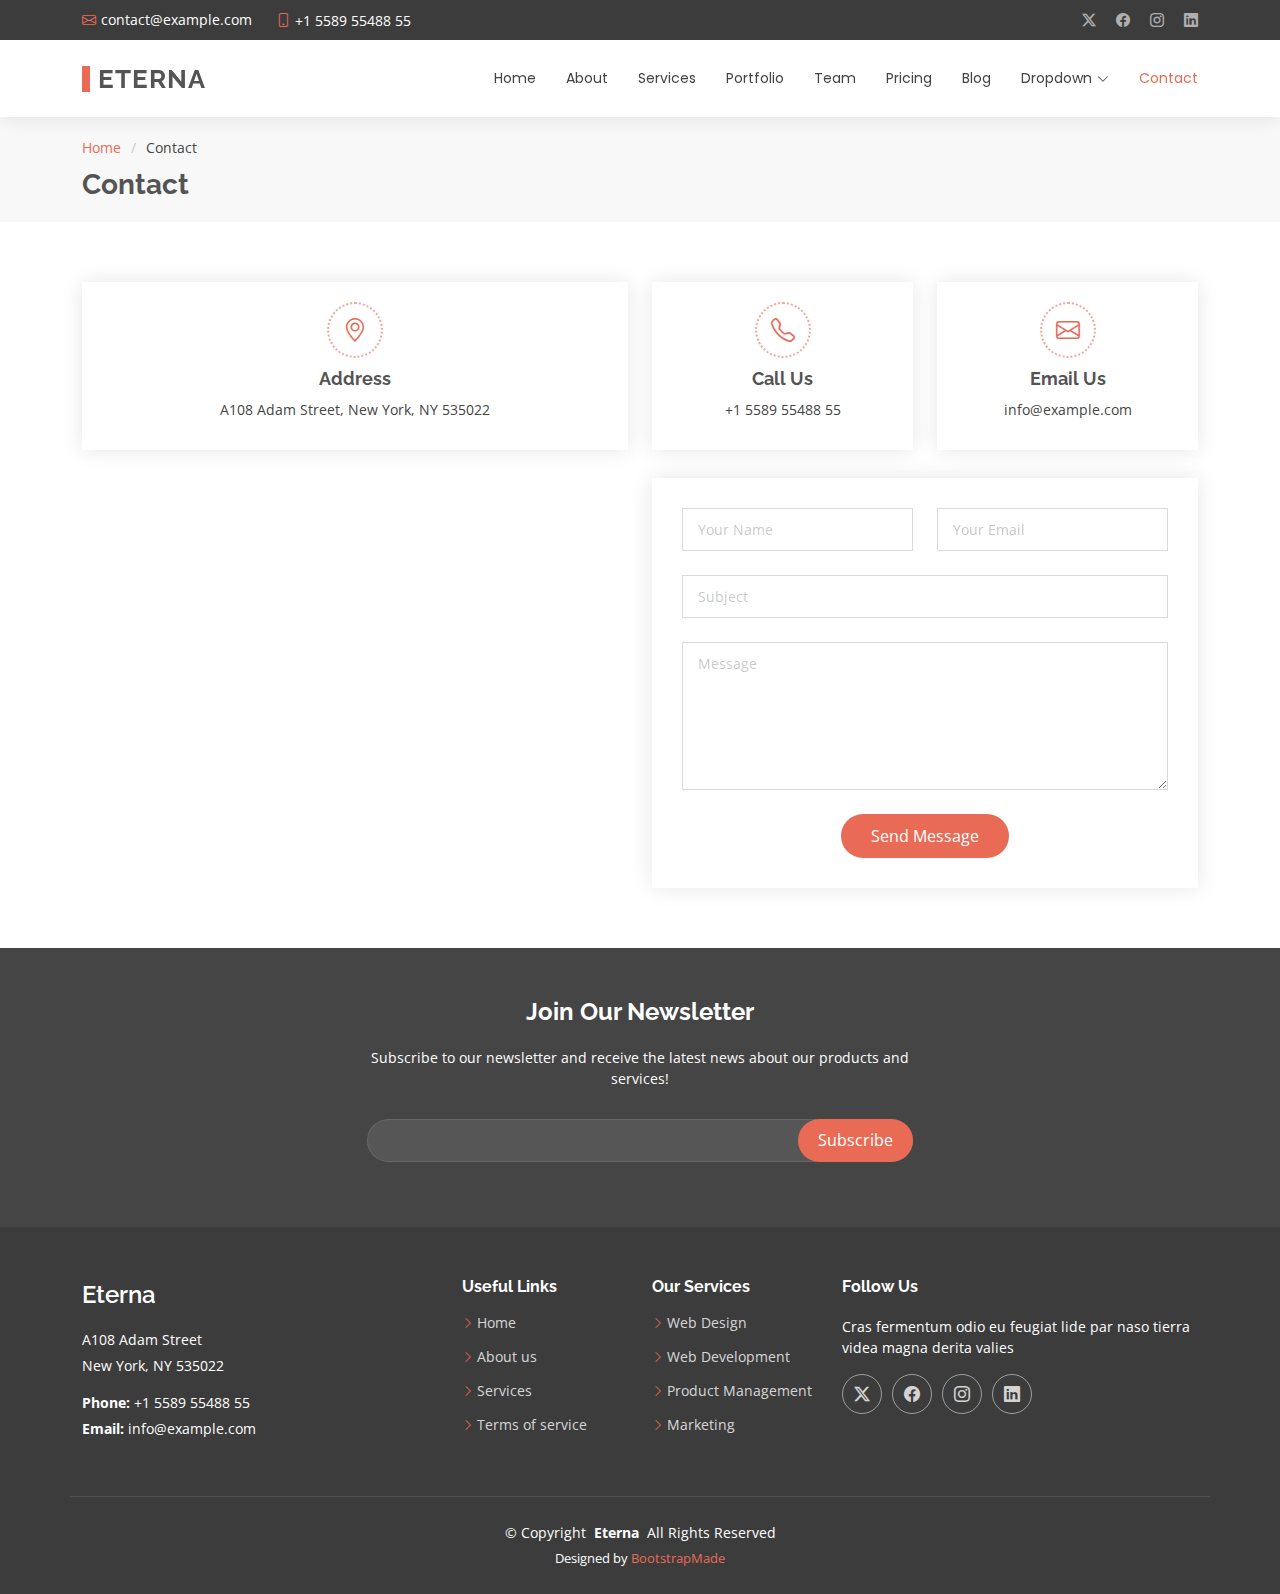
<file: contact.html>
<!DOCTYPE html>
<html lang="en">

<head>
  <meta charset="utf-8">
  <meta content="width=device-width, initial-scale=1.0" name="viewport">
  <title>Contact - Eterna Bootstrap Template</title>
  <meta name="description" content="">
  <meta name="keywords" content="">

  <!-- Favicons -->
  <link href="assets/img/favicon.png" rel="icon">
  <link href="assets/img/apple-touch-icon.png" rel="apple-touch-icon">

  <!-- Fonts -->
  <link href="https://fonts.googleapis.com" rel="preconnect">
  <link href="https://fonts.gstatic.com" rel="preconnect" crossorigin>
  <link href="https://fonts.googleapis.com/css2?family=Open+Sans:ital,wght@0,300;0,400;0,500;0,600;0,700;0,800;1,300;1,400;1,500;1,600;1,700;1,800&family=Poppins:ital,wght@0,100;0,200;0,300;0,400;0,500;0,600;0,700;0,800;0,900;1,100;1,200;1,300;1,400;1,500;1,600;1,700;1,800;1,900&family=Raleway:ital,wght@0,100;0,200;0,300;0,400;0,500;0,600;0,700;0,800;0,900;1,100;1,200;1,300;1,400;1,500;1,600;1,700;1,800;1,900&display=swap" rel="stylesheet">

  <!-- Vendor CSS Files -->
  <link href="assets/vendor/bootstrap/css/bootstrap.min.css" rel="stylesheet">
  <link href="assets/vendor/bootstrap-icons/bootstrap-icons.css" rel="stylesheet">
  <link href="assets/vendor/aos/aos.css" rel="stylesheet">
  <link href="assets/vendor/swiper/swiper-bundle.min.css" rel="stylesheet">
  <link href="assets/vendor/glightbox/css/glightbox.min.css" rel="stylesheet">

  <!-- Main CSS File -->
  <link href="assets/css/main.css" rel="stylesheet">

  <!-- =======================================================
  * Template Name: Eterna
  * Template URL: https://bootstrapmade.com/eterna-free-multipurpose-bootstrap-template/
  * Updated: Aug 07 2024 with Bootstrap v5.3.3
  * Author: BootstrapMade.com
  * License: https://bootstrapmade.com/license/
  ======================================================== -->
</head>

<body class="contact-page">

  <header id="header" class="header sticky-top">

    <div class="topbar d-flex align-items-center dark-background">
      <div class="container d-flex justify-content-center justify-content-md-between">
        <div class="contact-info d-flex align-items-center">
          <i class="bi bi-envelope d-flex align-items-center"><a href="mailto:contact@example.com">contact@example.com</a></i>
          <i class="bi bi-phone d-flex align-items-center ms-4"><span>+1 5589 55488 55</span></i>
        </div>
        <div class="social-links d-none d-md-flex align-items-center">
          <a href="#" class="twitter"><i class="bi bi-twitter-x"></i></a>
          <a href="#" class="facebook"><i class="bi bi-facebook"></i></a>
          <a href="#" class="instagram"><i class="bi bi-instagram"></i></a>
          <a href="#" class="linkedin"><i class="bi bi-linkedin"></i></a>
        </div>
      </div>
    </div><!-- End Top Bar -->

    <div class="branding">

      <div class="container position-relative d-flex align-items-center justify-content-between">
        <a href="index.html" class="logo d-flex align-items-center">
          <!-- Uncomment the line below if you also wish to use an image logo -->
          <!-- <img src="assets/img/logo.png" alt=""> -->
          <h1 class="sitename">Eterna<br></h1>
        </a>

        <nav id="navmenu" class="navmenu">
          <ul>
            <li><a href="index.html">Home</a></li>
            <li><a href="about.html">About</a></li>
            <li><a href="services.html">Services</a></li>
            <li><a href="portfolio.html">Portfolio</a></li>
            <li><a href="team.html">Team</a></li>
            <li><a href="pricing.html">Pricing</a></li>
            <li><a href="blog.html">Blog</a></li>
            <li class="dropdown"><a href="#"><span>Dropdown</span> <i class="bi bi-chevron-down toggle-dropdown"></i></a>
              <ul>
                <li><a href="#">Dropdown 1</a></li>
                <li class="dropdown"><a href="#"><span>Deep Dropdown</span> <i class="bi bi-chevron-down toggle-dropdown"></i></a>
                  <ul>
                    <li><a href="#">Deep Dropdown 1</a></li>
                    <li><a href="#">Deep Dropdown 2</a></li>
                    <li><a href="#">Deep Dropdown 3</a></li>
                    <li><a href="#">Deep Dropdown 4</a></li>
                    <li><a href="#">Deep Dropdown 5</a></li>
                  </ul>
                </li>
                <li><a href="#">Dropdown 2</a></li>
                <li><a href="#">Dropdown 3</a></li>
                <li><a href="#">Dropdown 4</a></li>
              </ul>
            </li>
            <li><a href="contact.html" class="active">Contact</a></li>
          </ul>
          <i class="mobile-nav-toggle d-xl-none bi bi-list"></i>
        </nav>

      </div>

    </div>

  </header>

  <main class="main">

    <!-- Page Title -->
    <div class="page-title" data-aos="fade">
      <div class="container">
        <nav class="breadcrumbs">
          <ol>
            <li><a href="index.html">Home</a></li>
            <li class="current">Contact</li>
          </ol>
        </nav>
        <h1>Contact</h1>
      </div>
    </div><!-- End Page Title -->

    <!-- Contact Section -->
    <section id="contact" class="contact section">

      <div class="container" data-aos="fade-up" data-aos-delay="100">

        <div class="row gy-4">

          <div class="col-lg-6">
            <div class="info-item d-flex flex-column justify-content-center align-items-center" data-aos="fade-up" data-aos-delay="200">
              <i class="bi bi-geo-alt"></i>
              <h3>Address</h3>
              <p>A108 Adam Street, New York, NY 535022</p>
            </div>
          </div><!-- End Info Item -->

          <div class="col-lg-3 col-md-6">
            <div class="info-item d-flex flex-column justify-content-center align-items-center" data-aos="fade-up" data-aos-delay="300">
              <i class="bi bi-telephone"></i>
              <h3>Call Us</h3>
              <p>+1 5589 55488 55</p>
            </div>
          </div><!-- End Info Item -->

          <div class="col-lg-3 col-md-6">
            <div class="info-item d-flex flex-column justify-content-center align-items-center" data-aos="fade-up" data-aos-delay="400">
              <i class="bi bi-envelope"></i>
              <h3>Email Us</h3>
              <p>info@example.com</p>
            </div>
          </div><!-- End Info Item -->

        </div>

        <div class="row gy-4 mt-1">
          <div class="col-lg-6" data-aos="fade-up" data-aos-delay="300">
            <iframe src="https://www.google.com/maps/embed?pb=!1m14!1m8!1m3!1d48389.78314118045!2d-74.006138!3d40.710059!3m2!1i1024!2i768!4f13.1!3m3!1m2!1s0x89c25a22a3bda30d%3A0xb89d1fe6bc499443!2sDowntown%20Conference%20Center!5e0!3m2!1sen!2sus!4v1676961268712!5m2!1sen!2sus" frameborder="0" style="border:0; width: 100%; height: 400px;" allowfullscreen="" loading="lazy" referrerpolicy="no-referrer-when-downgrade"></iframe>
          </div><!-- End Google Maps -->

          <div class="col-lg-6">
            <form action="forms/contact.php" method="post" class="php-email-form" data-aos="fade-up" data-aos-delay="400">
              <div class="row gy-4">

                <div class="col-md-6">
                  <input type="text" name="name" class="form-control" placeholder="Your Name" required="">
                </div>

                <div class="col-md-6 ">
                  <input type="email" class="form-control" name="email" placeholder="Your Email" required="">
                </div>

                <div class="col-md-12">
                  <input type="text" class="form-control" name="subject" placeholder="Subject" required="">
                </div>

                <div class="col-md-12">
                  <textarea class="form-control" name="message" rows="6" placeholder="Message" required=""></textarea>
                </div>

                <div class="col-md-12 text-center">
                  <div class="loading">Loading</div>
                  <div class="error-message"></div>
                  <div class="sent-message">Your message has been sent. Thank you!</div>

                  <button type="submit">Send Message</button>
                </div>

              </div>
            </form>
          </div><!-- End Contact Form -->

        </div>

      </div>

    </section><!-- /Contact Section -->

  </main>

  <footer id="footer" class="footer position-relative dark-background">

    <div class="footer-newsletter">
      <div class="container">
        <div class="row justify-content-center text-center">
          <div class="col-lg-6">
            <h4>Join Our Newsletter</h4>
            <p>Subscribe to our newsletter and receive the latest news about our products and services!</p>
            <form action="forms/newsletter.php" method="post" class="php-email-form">
              <div class="newsletter-form"><input type="email" name="email"><input type="submit" value="Subscribe"></div>
              <div class="loading">Loading</div>
              <div class="error-message"></div>
              <div class="sent-message">Your subscription request has been sent. Thank you!</div>
            </form>
          </div>
        </div>
      </div>
    </div>

    <div class="container footer-top">
      <div class="row gy-4">
        <div class="col-lg-4 col-md-6 footer-about">
          <a href="index.html" class="d-flex align-items-center">
            <span class="sitename">Eterna</span>
          </a>
          <div class="footer-contact pt-3">
            <p>A108 Adam Street</p>
            <p>New York, NY 535022</p>
            <p class="mt-3"><strong>Phone:</strong> <span>+1 5589 55488 55</span></p>
            <p><strong>Email:</strong> <span>info@example.com</span></p>
          </div>
        </div>

        <div class="col-lg-2 col-md-3 footer-links">
          <h4>Useful Links</h4>
          <ul>
            <li><i class="bi bi-chevron-right"></i> <a href="#">Home</a></li>
            <li><i class="bi bi-chevron-right"></i> <a href="#">About us</a></li>
            <li><i class="bi bi-chevron-right"></i> <a href="#">Services</a></li>
            <li><i class="bi bi-chevron-right"></i> <a href="#">Terms of service</a></li>
          </ul>
        </div>

        <div class="col-lg-2 col-md-3 footer-links">
          <h4>Our Services</h4>
          <ul>
            <li><i class="bi bi-chevron-right"></i> <a href="#">Web Design</a></li>
            <li><i class="bi bi-chevron-right"></i> <a href="#">Web Development</a></li>
            <li><i class="bi bi-chevron-right"></i> <a href="#">Product Management</a></li>
            <li><i class="bi bi-chevron-right"></i> <a href="#">Marketing</a></li>
          </ul>
        </div>

        <div class="col-lg-4 col-md-12">
          <h4>Follow Us</h4>
          <p>Cras fermentum odio eu feugiat lide par naso tierra videa magna derita valies</p>
          <div class="social-links d-flex">
            <a href=""><i class="bi bi-twitter-x"></i></a>
            <a href=""><i class="bi bi-facebook"></i></a>
            <a href=""><i class="bi bi-instagram"></i></a>
            <a href=""><i class="bi bi-linkedin"></i></a>
          </div>
        </div>

      </div>
    </div>

    <div class="container copyright text-center mt-4">
      <p>© <span>Copyright</span> <strong class="px-1 sitename">Eterna</strong> <span>All Rights Reserved</span></p>
      <div class="credits">
        <!-- All the links in the footer should remain intact. -->
        <!-- You can delete the links only if you've purchased the pro version. -->
        <!-- Licensing information: https://bootstrapmade.com/license/ -->
        <!-- Purchase the pro version with working PHP/AJAX contact form: [buy-url] -->
        Designed by <a href="https://bootstrapmade.com/">BootstrapMade</a>
      </div>
    </div>

  </footer>

  <!-- Scroll Top -->
  <a href="#" id="scroll-top" class="scroll-top d-flex align-items-center justify-content-center"><i class="bi bi-arrow-up-short"></i></a>

  <!-- Preloader -->
  <div id="preloader"></div>

  <!-- Vendor JS Files -->
  <script src="assets/vendor/bootstrap/js/bootstrap.bundle.min.js"></script>
  <script src="assets/vendor/php-email-form/validate.js"></script>
  <script src="assets/vendor/aos/aos.js"></script>
  <script src="assets/vendor/swiper/swiper-bundle.min.js"></script>
  <script src="assets/vendor/purecounter/purecounter_vanilla.js"></script>
  <script src="assets/vendor/waypoints/noframework.waypoints.js"></script>
  <script src="assets/vendor/glightbox/js/glightbox.min.js"></script>
  <script src="assets/vendor/imagesloaded/imagesloaded.pkgd.min.js"></script>
  <script src="assets/vendor/isotope-layout/isotope.pkgd.min.js"></script>

  <!-- Main JS File -->
  <script src="assets/js/main.js"></script>

</body>

</html>
</file>
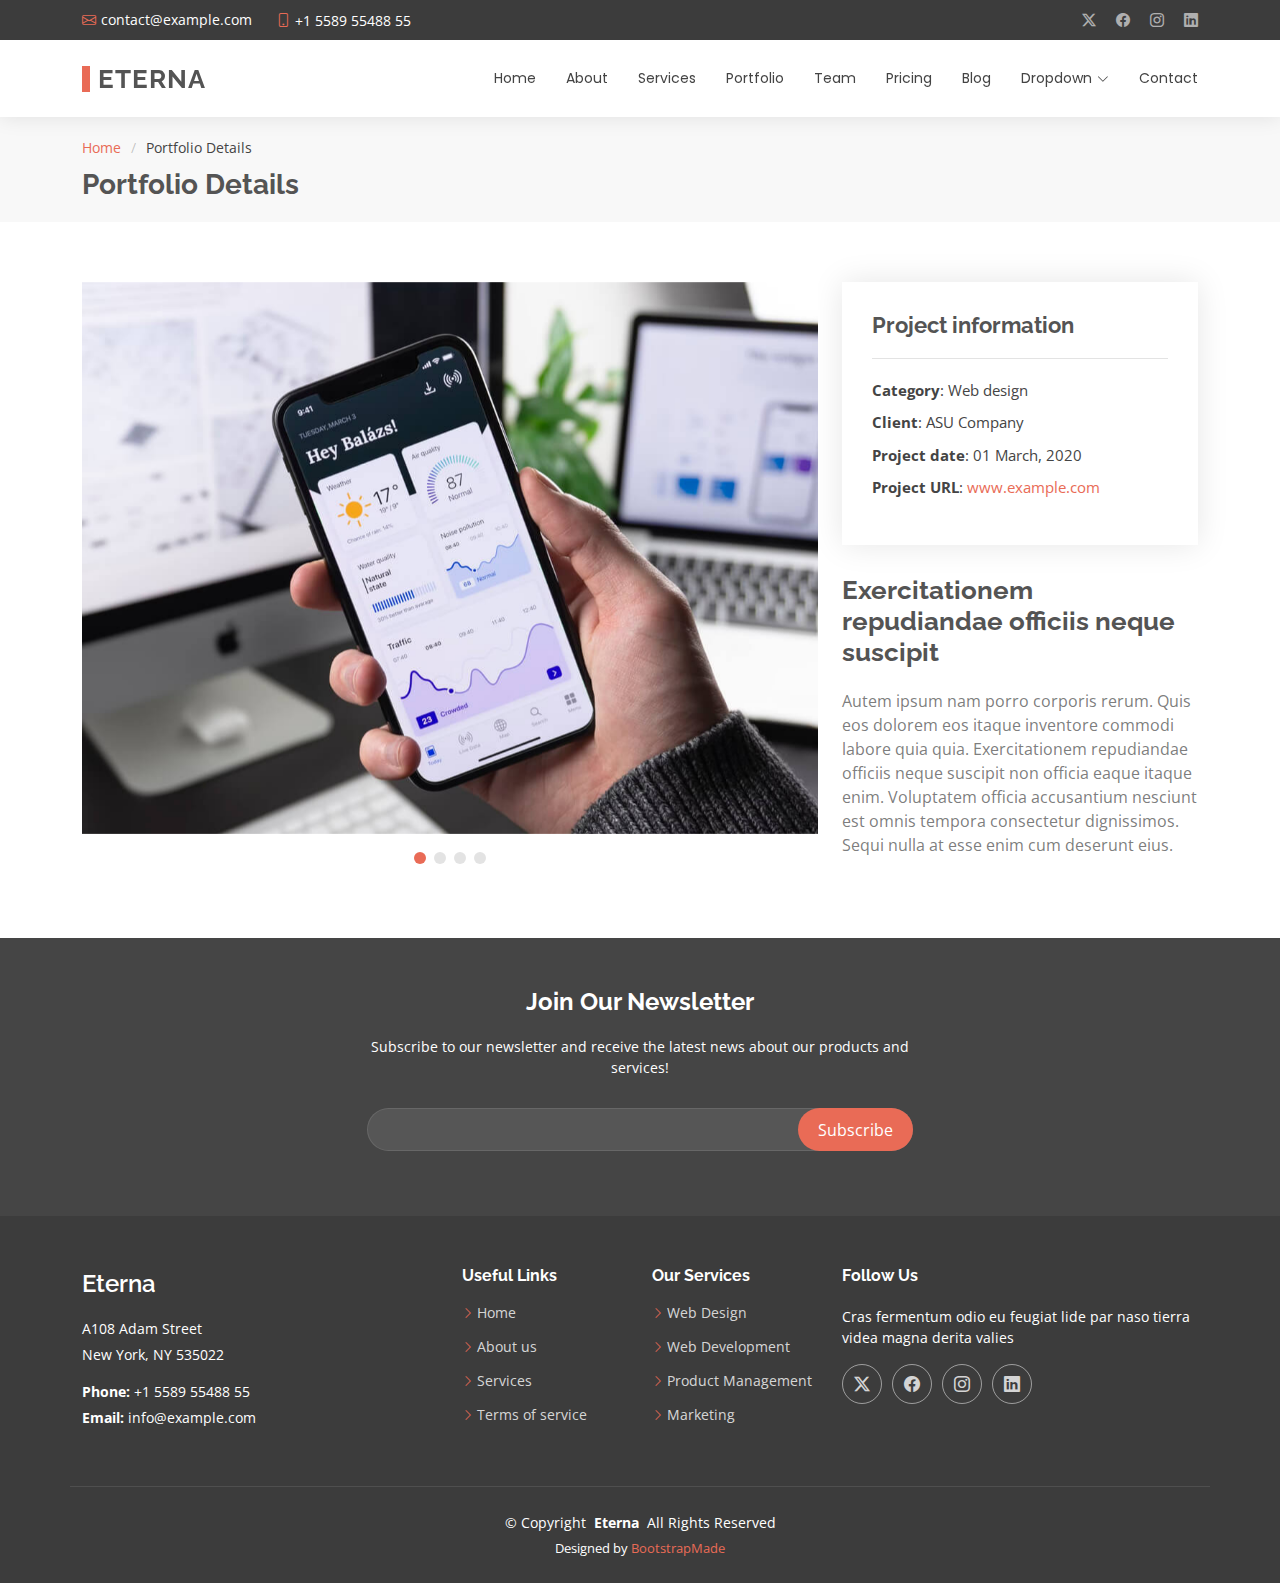
<file: portfolio-details.html>
<!DOCTYPE html>
<html lang="en">

<head>
  <meta charset="utf-8">
  <meta content="width=device-width, initial-scale=1.0" name="viewport">
  <title>Portfolio Details - Eterna Bootstrap Template</title>
  <meta name="description" content="">
  <meta name="keywords" content="">

  <!-- Favicons -->
  <link href="assets/img/favicon.png" rel="icon">
  <link href="assets/img/apple-touch-icon.png" rel="apple-touch-icon">

  <!-- Fonts -->
  <link href="https://fonts.googleapis.com" rel="preconnect">
  <link href="https://fonts.gstatic.com" rel="preconnect" crossorigin>
  <link href="https://fonts.googleapis.com/css2?family=Open+Sans:ital,wght@0,300;0,400;0,500;0,600;0,700;0,800;1,300;1,400;1,500;1,600;1,700;1,800&family=Poppins:ital,wght@0,100;0,200;0,300;0,400;0,500;0,600;0,700;0,800;0,900;1,100;1,200;1,300;1,400;1,500;1,600;1,700;1,800;1,900&family=Raleway:ital,wght@0,100;0,200;0,300;0,400;0,500;0,600;0,700;0,800;0,900;1,100;1,200;1,300;1,400;1,500;1,600;1,700;1,800;1,900&display=swap" rel="stylesheet">

  <!-- Vendor CSS Files -->
  <link href="assets/vendor/bootstrap/css/bootstrap.min.css" rel="stylesheet">
  <link href="assets/vendor/bootstrap-icons/bootstrap-icons.css" rel="stylesheet">
  <link href="assets/vendor/aos/aos.css" rel="stylesheet">
  <link href="assets/vendor/swiper/swiper-bundle.min.css" rel="stylesheet">
  <link href="assets/vendor/glightbox/css/glightbox.min.css" rel="stylesheet">

  <!-- Main CSS File -->
  <link href="assets/css/main.css" rel="stylesheet">

  <!-- =======================================================
  * Template Name: Eterna
  * Template URL: https://bootstrapmade.com/eterna-free-multipurpose-bootstrap-template/
  * Updated: Aug 07 2024 with Bootstrap v5.3.3
  * Author: BootstrapMade.com
  * License: https://bootstrapmade.com/license/
  ======================================================== -->
</head>

<body class="portfolio-details-page">

  <header id="header" class="header sticky-top">

    <div class="topbar d-flex align-items-center dark-background">
      <div class="container d-flex justify-content-center justify-content-md-between">
        <div class="contact-info d-flex align-items-center">
          <i class="bi bi-envelope d-flex align-items-center"><a href="mailto:contact@example.com">contact@example.com</a></i>
          <i class="bi bi-phone d-flex align-items-center ms-4"><span>+1 5589 55488 55</span></i>
        </div>
        <div class="social-links d-none d-md-flex align-items-center">
          <a href="#" class="twitter"><i class="bi bi-twitter-x"></i></a>
          <a href="#" class="facebook"><i class="bi bi-facebook"></i></a>
          <a href="#" class="instagram"><i class="bi bi-instagram"></i></a>
          <a href="#" class="linkedin"><i class="bi bi-linkedin"></i></a>
        </div>
      </div>
    </div><!-- End Top Bar -->

    <div class="branding">

      <div class="container position-relative d-flex align-items-center justify-content-between">
        <a href="index.html" class="logo d-flex align-items-center">
          <!-- Uncomment the line below if you also wish to use an image logo -->
          <!-- <img src="assets/img/logo.png" alt=""> -->
          <h1 class="sitename">Eterna<br></h1>
        </a>

        <nav id="navmenu" class="navmenu">
          <ul>
            <li><a href="index.html">Home</a></li>
            <li><a href="about.html">About</a></li>
            <li><a href="services.html">Services</a></li>
            <li><a href="portfolio.html">Portfolio</a></li>
            <li><a href="team.html">Team</a></li>
            <li><a href="pricing.html">Pricing</a></li>
            <li><a href="blog.html">Blog</a></li>
            <li class="dropdown"><a href="#"><span>Dropdown</span> <i class="bi bi-chevron-down toggle-dropdown"></i></a>
              <ul>
                <li><a href="#">Dropdown 1</a></li>
                <li class="dropdown"><a href="#"><span>Deep Dropdown</span> <i class="bi bi-chevron-down toggle-dropdown"></i></a>
                  <ul>
                    <li><a href="#">Deep Dropdown 1</a></li>
                    <li><a href="#">Deep Dropdown 2</a></li>
                    <li><a href="#">Deep Dropdown 3</a></li>
                    <li><a href="#">Deep Dropdown 4</a></li>
                    <li><a href="#">Deep Dropdown 5</a></li>
                  </ul>
                </li>
                <li><a href="#">Dropdown 2</a></li>
                <li><a href="#">Dropdown 3</a></li>
                <li><a href="#">Dropdown 4</a></li>
              </ul>
            </li>
            <li><a href="contact.html">Contact</a></li>
          </ul>
          <i class="mobile-nav-toggle d-xl-none bi bi-list"></i>
        </nav>

      </div>

    </div>

  </header>

  <main class="main">

    <!-- Page Title -->
    <div class="page-title" data-aos="fade">
      <div class="container">
        <nav class="breadcrumbs">
          <ol>
            <li><a href="index.html">Home</a></li>
            <li class="current">Portfolio Details</li>
          </ol>
        </nav>
        <h1>Portfolio Details</h1>
      </div>
    </div><!-- End Page Title -->

    <!-- Portfolio Details Section -->
    <section id="portfolio-details" class="portfolio-details section">

      <div class="container" data-aos="fade-up" data-aos-delay="100">

        <div class="row gy-4">

          <div class="col-lg-8">
            <div class="portfolio-details-slider swiper init-swiper">

              <script type="application/json" class="swiper-config">
                {
                  "loop": true,
                  "speed": 600,
                  "autoplay": {
                    "delay": 5000
                  },
                  "slidesPerView": "auto",
                  "pagination": {
                    "el": ".swiper-pagination",
                    "type": "bullets",
                    "clickable": true
                  }
                }
              </script>

              <div class="swiper-wrapper align-items-center">

                <div class="swiper-slide">
                  <img src="assets/img/portfolio/app-1.jpg" alt="">
                </div>

                <div class="swiper-slide">
                  <img src="assets/img/portfolio/product-1.jpg" alt="">
                </div>

                <div class="swiper-slide">
                  <img src="assets/img/portfolio/branding-1.jpg" alt="">
                </div>

                <div class="swiper-slide">
                  <img src="assets/img/portfolio/books-1.jpg" alt="">
                </div>

              </div>
              <div class="swiper-pagination"></div>
            </div>
          </div>

          <div class="col-lg-4">
            <div class="portfolio-info" data-aos="fade-up" data-aos-delay="200">
              <h3>Project information</h3>
              <ul>
                <li><strong>Category</strong>: Web design</li>
                <li><strong>Client</strong>: ASU Company</li>
                <li><strong>Project date</strong>: 01 March, 2020</li>
                <li><strong>Project URL</strong>: <a href="#">www.example.com</a></li>
              </ul>
            </div>
            <div class="portfolio-description" data-aos="fade-up" data-aos-delay="300">
              <h2>Exercitationem repudiandae officiis neque suscipit</h2>
              <p>
                Autem ipsum nam porro corporis rerum. Quis eos dolorem eos itaque inventore commodi labore quia quia. Exercitationem repudiandae officiis neque suscipit non officia eaque itaque enim. Voluptatem officia accusantium nesciunt est omnis tempora consectetur dignissimos. Sequi nulla at esse enim cum deserunt eius.
              </p>
            </div>
          </div>

        </div>

      </div>

    </section><!-- /Portfolio Details Section -->

  </main>

  <footer id="footer" class="footer position-relative dark-background">

    <div class="footer-newsletter">
      <div class="container">
        <div class="row justify-content-center text-center">
          <div class="col-lg-6">
            <h4>Join Our Newsletter</h4>
            <p>Subscribe to our newsletter and receive the latest news about our products and services!</p>
            <form action="forms/newsletter.php" method="post" class="php-email-form">
              <div class="newsletter-form"><input type="email" name="email"><input type="submit" value="Subscribe"></div>
              <div class="loading">Loading</div>
              <div class="error-message"></div>
              <div class="sent-message">Your subscription request has been sent. Thank you!</div>
            </form>
          </div>
        </div>
      </div>
    </div>

    <div class="container footer-top">
      <div class="row gy-4">
        <div class="col-lg-4 col-md-6 footer-about">
          <a href="index.html" class="d-flex align-items-center">
            <span class="sitename">Eterna</span>
          </a>
          <div class="footer-contact pt-3">
            <p>A108 Adam Street</p>
            <p>New York, NY 535022</p>
            <p class="mt-3"><strong>Phone:</strong> <span>+1 5589 55488 55</span></p>
            <p><strong>Email:</strong> <span>info@example.com</span></p>
          </div>
        </div>

        <div class="col-lg-2 col-md-3 footer-links">
          <h4>Useful Links</h4>
          <ul>
            <li><i class="bi bi-chevron-right"></i> <a href="#">Home</a></li>
            <li><i class="bi bi-chevron-right"></i> <a href="#">About us</a></li>
            <li><i class="bi bi-chevron-right"></i> <a href="#">Services</a></li>
            <li><i class="bi bi-chevron-right"></i> <a href="#">Terms of service</a></li>
          </ul>
        </div>

        <div class="col-lg-2 col-md-3 footer-links">
          <h4>Our Services</h4>
          <ul>
            <li><i class="bi bi-chevron-right"></i> <a href="#">Web Design</a></li>
            <li><i class="bi bi-chevron-right"></i> <a href="#">Web Development</a></li>
            <li><i class="bi bi-chevron-right"></i> <a href="#">Product Management</a></li>
            <li><i class="bi bi-chevron-right"></i> <a href="#">Marketing</a></li>
          </ul>
        </div>

        <div class="col-lg-4 col-md-12">
          <h4>Follow Us</h4>
          <p>Cras fermentum odio eu feugiat lide par naso tierra videa magna derita valies</p>
          <div class="social-links d-flex">
            <a href=""><i class="bi bi-twitter-x"></i></a>
            <a href=""><i class="bi bi-facebook"></i></a>
            <a href=""><i class="bi bi-instagram"></i></a>
            <a href=""><i class="bi bi-linkedin"></i></a>
          </div>
        </div>

      </div>
    </div>

    <div class="container copyright text-center mt-4">
      <p>© <span>Copyright</span> <strong class="px-1 sitename">Eterna</strong> <span>All Rights Reserved</span></p>
      <div class="credits">
        <!-- All the links in the footer should remain intact. -->
        <!-- You can delete the links only if you've purchased the pro version. -->
        <!-- Licensing information: https://bootstrapmade.com/license/ -->
        <!-- Purchase the pro version with working PHP/AJAX contact form: [buy-url] -->
        Designed by <a href="https://bootstrapmade.com/">BootstrapMade</a>
      </div>
    </div>

  </footer>

  <!-- Scroll Top -->
  <a href="#" id="scroll-top" class="scroll-top d-flex align-items-center justify-content-center"><i class="bi bi-arrow-up-short"></i></a>

  <!-- Preloader -->
  <div id="preloader"></div>

  <!-- Vendor JS Files -->
  <script src="assets/vendor/bootstrap/js/bootstrap.bundle.min.js"></script>
  <script src="assets/vendor/php-email-form/validate.js"></script>
  <script src="assets/vendor/aos/aos.js"></script>
  <script src="assets/vendor/swiper/swiper-bundle.min.js"></script>
  <script src="assets/vendor/purecounter/purecounter_vanilla.js"></script>
  <script src="assets/vendor/waypoints/noframework.waypoints.js"></script>
  <script src="assets/vendor/glightbox/js/glightbox.min.js"></script>
  <script src="assets/vendor/imagesloaded/imagesloaded.pkgd.min.js"></script>
  <script src="assets/vendor/isotope-layout/isotope.pkgd.min.js"></script>

  <!-- Main JS File -->
  <script src="assets/js/main.js"></script>

</body>

</html>
</file>
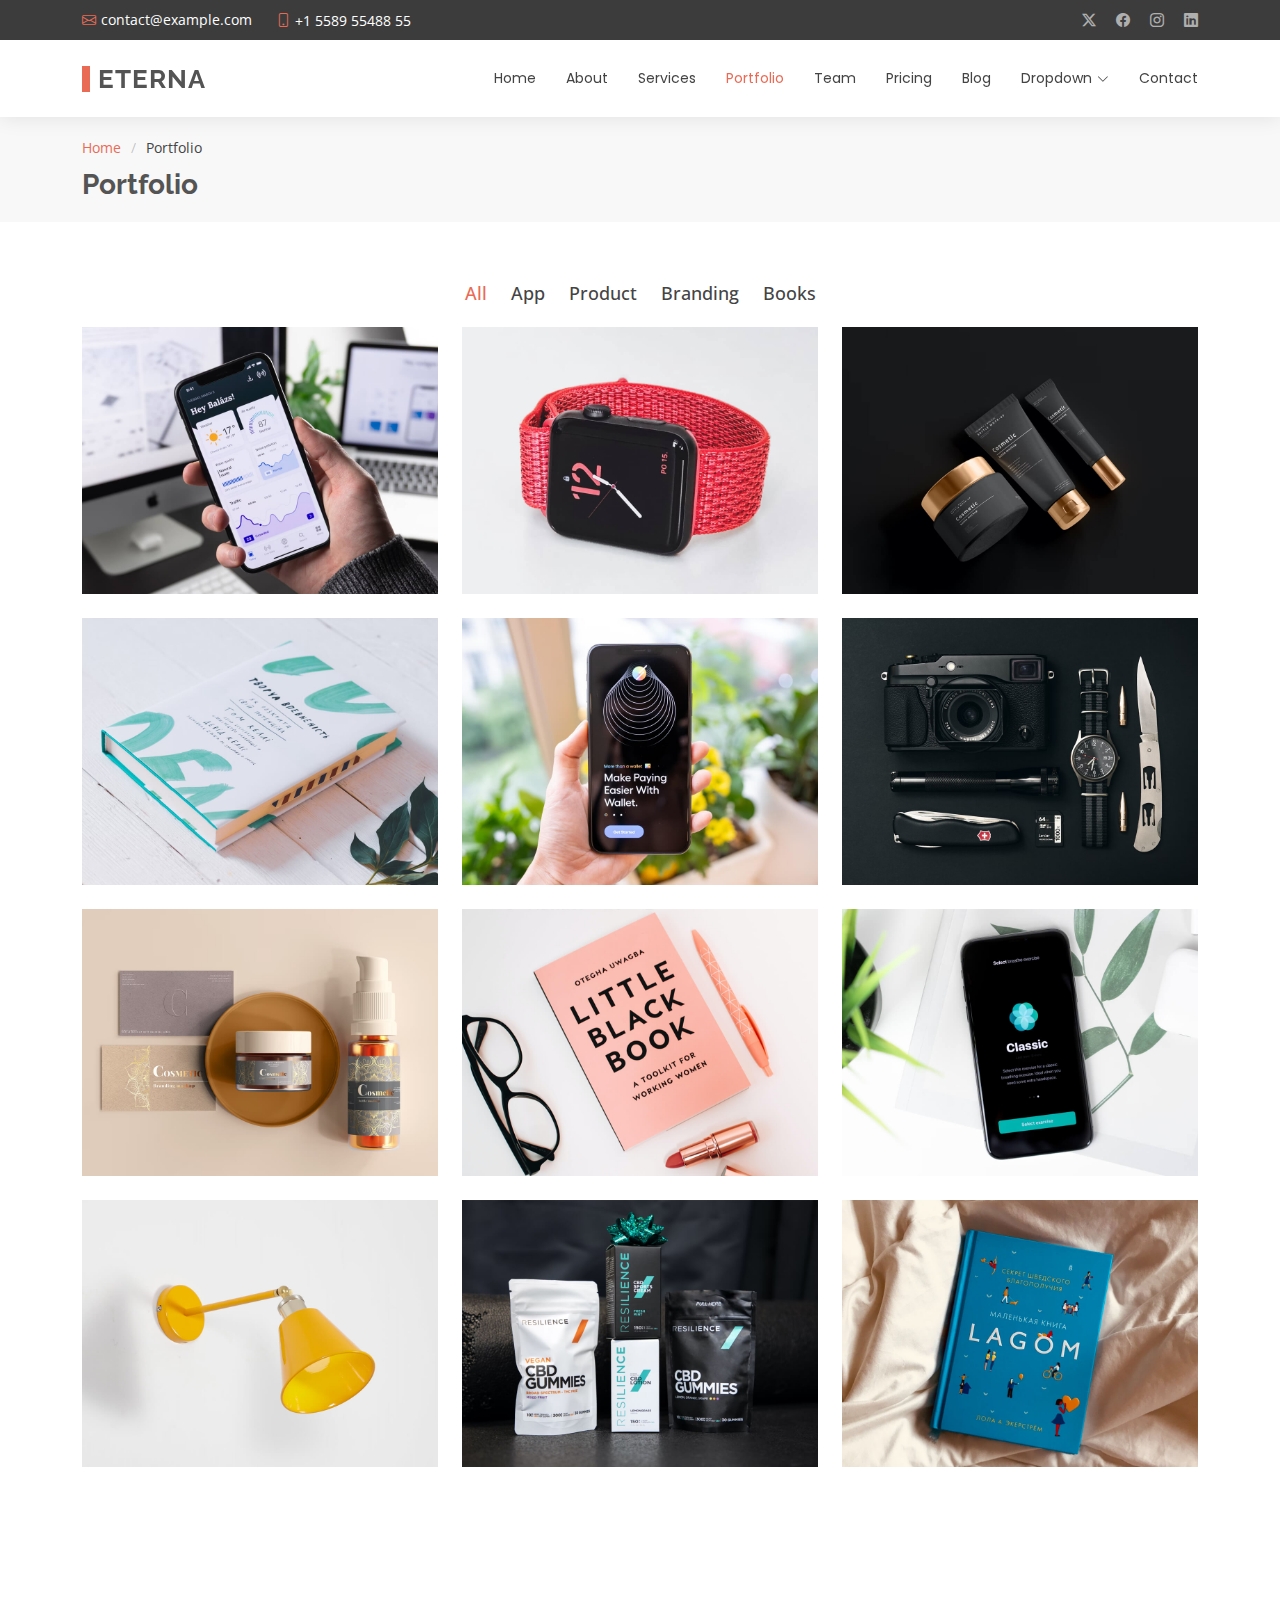
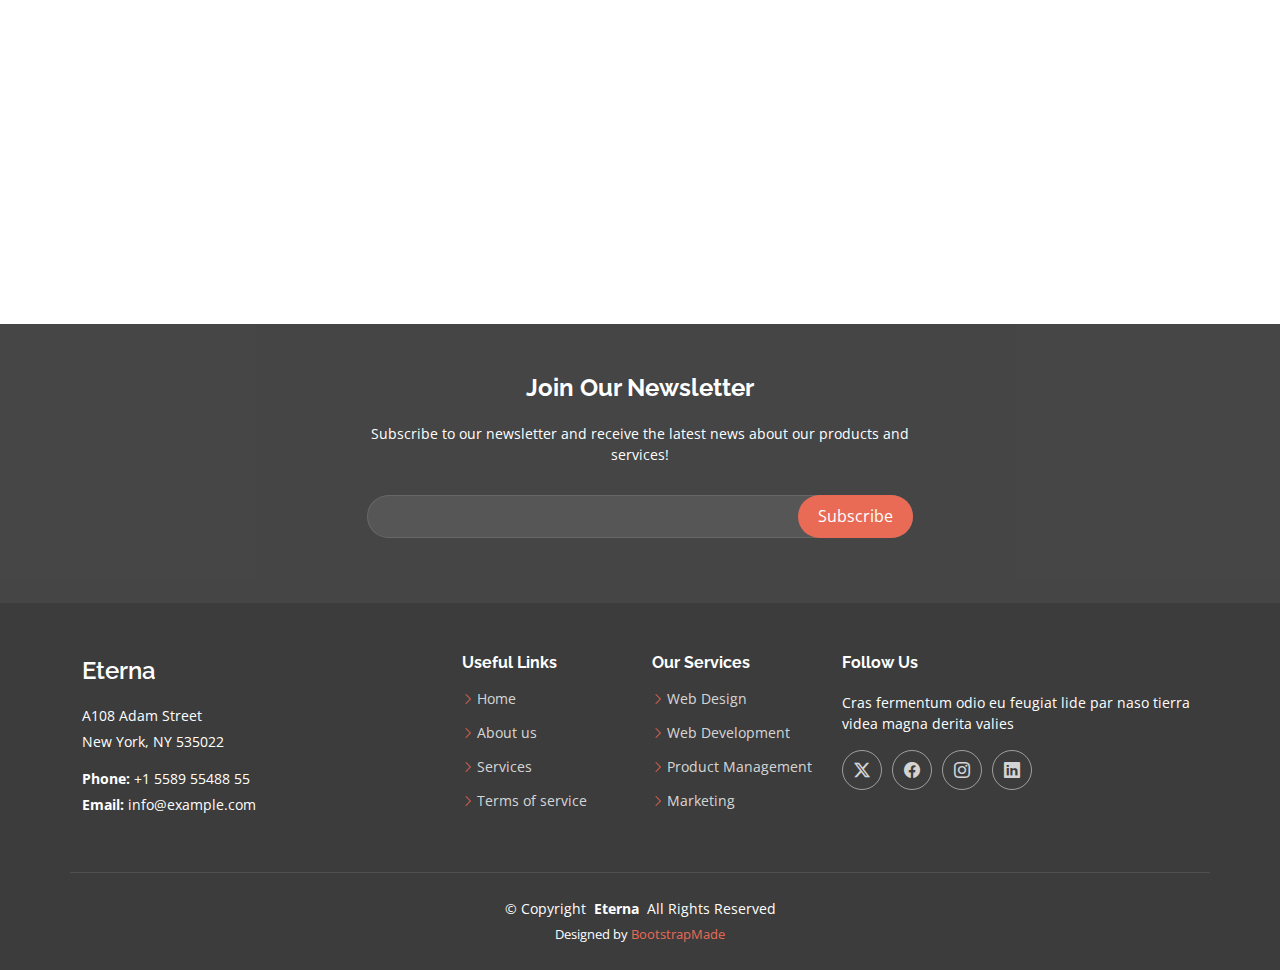
<file: portfolio.html>
<!DOCTYPE html>
<html lang="en">

<head>
  <meta charset="utf-8">
  <meta content="width=device-width, initial-scale=1.0" name="viewport">
  <title>Portfolio - Eterna Bootstrap Template</title>
  <meta name="description" content="">
  <meta name="keywords" content="">

  <!-- Favicons -->
  <link href="assets/img/favicon.png" rel="icon">
  <link href="assets/img/apple-touch-icon.png" rel="apple-touch-icon">

  <!-- Fonts -->
  <link href="https://fonts.googleapis.com" rel="preconnect">
  <link href="https://fonts.gstatic.com" rel="preconnect" crossorigin>
  <link href="https://fonts.googleapis.com/css2?family=Open+Sans:ital,wght@0,300;0,400;0,500;0,600;0,700;0,800;1,300;1,400;1,500;1,600;1,700;1,800&family=Poppins:ital,wght@0,100;0,200;0,300;0,400;0,500;0,600;0,700;0,800;0,900;1,100;1,200;1,300;1,400;1,500;1,600;1,700;1,800;1,900&family=Raleway:ital,wght@0,100;0,200;0,300;0,400;0,500;0,600;0,700;0,800;0,900;1,100;1,200;1,300;1,400;1,500;1,600;1,700;1,800;1,900&display=swap" rel="stylesheet">

  <!-- Vendor CSS Files -->
  <link href="assets/vendor/bootstrap/css/bootstrap.min.css" rel="stylesheet">
  <link href="assets/vendor/bootstrap-icons/bootstrap-icons.css" rel="stylesheet">
  <link href="assets/vendor/aos/aos.css" rel="stylesheet">
  <link href="assets/vendor/swiper/swiper-bundle.min.css" rel="stylesheet">
  <link href="assets/vendor/glightbox/css/glightbox.min.css" rel="stylesheet">

  <!-- Main CSS File -->
  <link href="assets/css/main.css" rel="stylesheet">

  <!-- =======================================================
  * Template Name: Eterna
  * Template URL: https://bootstrapmade.com/eterna-free-multipurpose-bootstrap-template/
  * Updated: Aug 07 2024 with Bootstrap v5.3.3
  * Author: BootstrapMade.com
  * License: https://bootstrapmade.com/license/
  ======================================================== -->
</head>

<body class="portfolio-page">

  <header id="header" class="header sticky-top">

    <div class="topbar d-flex align-items-center dark-background">
      <div class="container d-flex justify-content-center justify-content-md-between">
        <div class="contact-info d-flex align-items-center">
          <i class="bi bi-envelope d-flex align-items-center"><a href="mailto:contact@example.com">contact@example.com</a></i>
          <i class="bi bi-phone d-flex align-items-center ms-4"><span>+1 5589 55488 55</span></i>
        </div>
        <div class="social-links d-none d-md-flex align-items-center">
          <a href="#" class="twitter"><i class="bi bi-twitter-x"></i></a>
          <a href="#" class="facebook"><i class="bi bi-facebook"></i></a>
          <a href="#" class="instagram"><i class="bi bi-instagram"></i></a>
          <a href="#" class="linkedin"><i class="bi bi-linkedin"></i></a>
        </div>
      </div>
    </div><!-- End Top Bar -->

    <div class="branding">

      <div class="container position-relative d-flex align-items-center justify-content-between">
        <a href="index.html" class="logo d-flex align-items-center">
          <!-- Uncomment the line below if you also wish to use an image logo -->
          <!-- <img src="assets/img/logo.png" alt=""> -->
          <h1 class="sitename">Eterna<br></h1>
        </a>

        <nav id="navmenu" class="navmenu">
          <ul>
            <li><a href="index.html">Home</a></li>
            <li><a href="about.html">About</a></li>
            <li><a href="services.html">Services</a></li>
            <li><a href="portfolio.html" class="active">Portfolio</a></li>
            <li><a href="team.html">Team</a></li>
            <li><a href="pricing.html">Pricing</a></li>
            <li><a href="blog.html">Blog</a></li>
            <li class="dropdown"><a href="#"><span>Dropdown</span> <i class="bi bi-chevron-down toggle-dropdown"></i></a>
              <ul>
                <li><a href="#">Dropdown 1</a></li>
                <li class="dropdown"><a href="#"><span>Deep Dropdown</span> <i class="bi bi-chevron-down toggle-dropdown"></i></a>
                  <ul>
                    <li><a href="#">Deep Dropdown 1</a></li>
                    <li><a href="#">Deep Dropdown 2</a></li>
                    <li><a href="#">Deep Dropdown 3</a></li>
                    <li><a href="#">Deep Dropdown 4</a></li>
                    <li><a href="#">Deep Dropdown 5</a></li>
                  </ul>
                </li>
                <li><a href="#">Dropdown 2</a></li>
                <li><a href="#">Dropdown 3</a></li>
                <li><a href="#">Dropdown 4</a></li>
              </ul>
            </li>
            <li><a href="contact.html">Contact</a></li>
          </ul>
          <i class="mobile-nav-toggle d-xl-none bi bi-list"></i>
        </nav>

      </div>

    </div>

  </header>

  <main class="main">

    <!-- Page Title -->
    <div class="page-title" data-aos="fade">
      <div class="container">
        <nav class="breadcrumbs">
          <ol>
            <li><a href="index.html">Home</a></li>
            <li class="current">Portfolio</li>
          </ol>
        </nav>
        <h1>Portfolio</h1>
      </div>
    </div><!-- End Page Title -->

    <!-- Portfolio Section -->
    <section id="portfolio" class="portfolio section">

      <div class="container">

        <div class="isotope-layout" data-default-filter="*" data-layout="masonry" data-sort="original-order">

          <ul class="portfolio-filters isotope-filters" data-aos="fade-up" data-aos-delay="100">
            <li data-filter="*" class="filter-active">All</li>
            <li data-filter=".filter-app">App</li>
            <li data-filter=".filter-product">Product</li>
            <li data-filter=".filter-branding">Branding</li>
            <li data-filter=".filter-books">Books</li>
          </ul><!-- End Portfolio Filters -->

          <div class="row gy-4 isotope-container" data-aos="fade-up" data-aos-delay="200">

            <div class="col-lg-4 col-md-6 portfolio-item isotope-item filter-app">
              <div class="portfolio-content h-100">
                <img src="assets/img/portfolio/app-1.jpg" class="img-fluid" alt="">
                <div class="portfolio-info">
                  <h4>App 1</h4>
                  <p>Lorem ipsum, dolor sit amet consectetur</p>
                  <a href="assets/img/portfolio/app-1.jpg" title="App 1" data-gallery="portfolio-gallery-app" class="glightbox preview-link"><i class="bi bi-zoom-in"></i></a>
                  <a href="portfolio-details.html" title="More Details" class="details-link"><i class="bi bi-link-45deg"></i></a>
                </div>
              </div>
            </div><!-- End Portfolio Item -->

            <div class="col-lg-4 col-md-6 portfolio-item isotope-item filter-product">
              <div class="portfolio-content h-100">
                <img src="assets/img/portfolio/product-1.jpg" class="img-fluid" alt="">
                <div class="portfolio-info">
                  <h4>Product 1</h4>
                  <p>Lorem ipsum, dolor sit amet consectetur</p>
                  <a href="assets/img/portfolio/product-1.jpg" title="Product 1" data-gallery="portfolio-gallery-product" class="glightbox preview-link"><i class="bi bi-zoom-in"></i></a>
                  <a href="portfolio-details.html" title="More Details" class="details-link"><i class="bi bi-link-45deg"></i></a>
                </div>
              </div>
            </div><!-- End Portfolio Item -->

            <div class="col-lg-4 col-md-6 portfolio-item isotope-item filter-branding">
              <div class="portfolio-content h-100">
                <img src="assets/img/portfolio/branding-1.jpg" class="img-fluid" alt="">
                <div class="portfolio-info">
                  <h4>Branding 1</h4>
                  <p>Lorem ipsum, dolor sit amet consectetur</p>
                  <a href="assets/img/portfolio/branding-1.jpg" title="Branding 1" data-gallery="portfolio-gallery-branding" class="glightbox preview-link"><i class="bi bi-zoom-in"></i></a>
                  <a href="portfolio-details.html" title="More Details" class="details-link"><i class="bi bi-link-45deg"></i></a>
                </div>
              </div>
            </div><!-- End Portfolio Item -->

            <div class="col-lg-4 col-md-6 portfolio-item isotope-item filter-books">
              <div class="portfolio-content h-100">
                <img src="assets/img/portfolio/books-1.jpg" class="img-fluid" alt="">
                <div class="portfolio-info">
                  <h4>Books 1</h4>
                  <p>Lorem ipsum, dolor sit amet consectetur</p>
                  <a href="assets/img/portfolio/books-1.jpg" title="Branding 1" data-gallery="portfolio-gallery-book" class="glightbox preview-link"><i class="bi bi-zoom-in"></i></a>
                  <a href="portfolio-details.html" title="More Details" class="details-link"><i class="bi bi-link-45deg"></i></a>
                </div>
              </div>
            </div><!-- End Portfolio Item -->

            <div class="col-lg-4 col-md-6 portfolio-item isotope-item filter-app">
              <div class="portfolio-content h-100">
                <img src="assets/img/portfolio/app-2.jpg" class="img-fluid" alt="">
                <div class="portfolio-info">
                  <h4>App 2</h4>
                  <p>Lorem ipsum, dolor sit amet consectetur</p>
                  <a href="assets/img/portfolio/app-2.jpg" title="App 2" data-gallery="portfolio-gallery-app" class="glightbox preview-link"><i class="bi bi-zoom-in"></i></a>
                  <a href="portfolio-details.html" title="More Details" class="details-link"><i class="bi bi-link-45deg"></i></a>
                </div>
              </div>
            </div><!-- End Portfolio Item -->

            <div class="col-lg-4 col-md-6 portfolio-item isotope-item filter-product">
              <div class="portfolio-content h-100">
                <img src="assets/img/portfolio/product-2.jpg" class="img-fluid" alt="">
                <div class="portfolio-info">
                  <h4>Product 2</h4>
                  <p>Lorem ipsum, dolor sit amet consectetur</p>
                  <a href="assets/img/portfolio/product-2.jpg" title="Product 2" data-gallery="portfolio-gallery-product" class="glightbox preview-link"><i class="bi bi-zoom-in"></i></a>
                  <a href="portfolio-details.html" title="More Details" class="details-link"><i class="bi bi-link-45deg"></i></a>
                </div>
              </div>
            </div><!-- End Portfolio Item -->

            <div class="col-lg-4 col-md-6 portfolio-item isotope-item filter-branding">
              <div class="portfolio-content h-100">
                <img src="assets/img/portfolio/branding-2.jpg" class="img-fluid" alt="">
                <div class="portfolio-info">
                  <h4>Branding 2</h4>
                  <p>Lorem ipsum, dolor sit amet consectetur</p>
                  <a href="assets/img/portfolio/branding-2.jpg" title="Branding 2" data-gallery="portfolio-gallery-branding" class="glightbox preview-link"><i class="bi bi-zoom-in"></i></a>
                  <a href="portfolio-details.html" title="More Details" class="details-link"><i class="bi bi-link-45deg"></i></a>
                </div>
              </div>
            </div><!-- End Portfolio Item -->

            <div class="col-lg-4 col-md-6 portfolio-item isotope-item filter-books">
              <div class="portfolio-content h-100">
                <img src="assets/img/portfolio/books-2.jpg" class="img-fluid" alt="">
                <div class="portfolio-info">
                  <h4>Books 2</h4>
                  <p>Lorem ipsum, dolor sit amet consectetur</p>
                  <a href="assets/img/portfolio/books-2.jpg" title="Branding 2" data-gallery="portfolio-gallery-book" class="glightbox preview-link"><i class="bi bi-zoom-in"></i></a>
                  <a href="portfolio-details.html" title="More Details" class="details-link"><i class="bi bi-link-45deg"></i></a>
                </div>
              </div>
            </div><!-- End Portfolio Item -->

            <div class="col-lg-4 col-md-6 portfolio-item isotope-item filter-app">
              <div class="portfolio-content h-100">
                <img src="assets/img/portfolio/app-3.jpg" class="img-fluid" alt="">
                <div class="portfolio-info">
                  <h4>App 3</h4>
                  <p>Lorem ipsum, dolor sit amet consectetur</p>
                  <a href="assets/img/portfolio/app-3.jpg" title="App 3" data-gallery="portfolio-gallery-app" class="glightbox preview-link"><i class="bi bi-zoom-in"></i></a>
                  <a href="portfolio-details.html" title="More Details" class="details-link"><i class="bi bi-link-45deg"></i></a>
                </div>
              </div>
            </div><!-- End Portfolio Item -->

            <div class="col-lg-4 col-md-6 portfolio-item isotope-item filter-product">
              <div class="portfolio-content h-100">
                <img src="assets/img/portfolio/product-3.jpg" class="img-fluid" alt="">
                <div class="portfolio-info">
                  <h4>Product 3</h4>
                  <p>Lorem ipsum, dolor sit amet consectetur</p>
                  <a href="assets/img/portfolio/product-3.jpg" title="Product 3" data-gallery="portfolio-gallery-product" class="glightbox preview-link"><i class="bi bi-zoom-in"></i></a>
                  <a href="portfolio-details.html" title="More Details" class="details-link"><i class="bi bi-link-45deg"></i></a>
                </div>
              </div>
            </div><!-- End Portfolio Item -->

            <div class="col-lg-4 col-md-6 portfolio-item isotope-item filter-branding">
              <div class="portfolio-content h-100">
                <img src="assets/img/portfolio/branding-3.jpg" class="img-fluid" alt="">
                <div class="portfolio-info">
                  <h4>Branding 3</h4>
                  <p>Lorem ipsum, dolor sit amet consectetur</p>
                  <a href="assets/img/portfolio/branding-3.jpg" title="Branding 2" data-gallery="portfolio-gallery-branding" class="glightbox preview-link"><i class="bi bi-zoom-in"></i></a>
                  <a href="portfolio-details.html" title="More Details" class="details-link"><i class="bi bi-link-45deg"></i></a>
                </div>
              </div>
            </div><!-- End Portfolio Item -->

            <div class="col-lg-4 col-md-6 portfolio-item isotope-item filter-books">
              <div class="portfolio-content h-100">
                <img src="assets/img/portfolio/books-3.jpg" class="img-fluid" alt="">
                <div class="portfolio-info">
                  <h4>Books 3</h4>
                  <p>Lorem ipsum, dolor sit amet consectetur</p>
                  <a href="assets/img/portfolio/books-3.jpg" title="Branding 3" data-gallery="portfolio-gallery-book" class="glightbox preview-link"><i class="bi bi-zoom-in"></i></a>
                  <a href="portfolio-details.html" title="More Details" class="details-link"><i class="bi bi-link-45deg"></i></a>
                </div>
              </div>
            </div><!-- End Portfolio Item -->

          </div><!-- End Portfolio Container -->

        </div>

      </div>

    </section><!-- /Portfolio Section -->

    <!-- Clients Section -->
    <section id="clients" class="section clients">

      <!-- Section Title -->
      <div class="container section-title" data-aos="fade-up">
        <h2>Clients</h2>
        <p>Necessitatibus eius consequatur ex aliquid fuga eum quidem sint consectetur velit. Quisquam quos quisquam cupiditate. Et nemo qui impedit suscipit alias ea. Quia fugiat sit in iste officiis commodi quidem hic quas</p>
      </div><!-- End Section Title -->

      <div class="container" data-aos="fade-up" data-aos-delay="100">

        <div class="swiper init-swiper">
          <script type="application/json" class="swiper-config">
            {
              "loop": true,
              "speed": 600,
              "autoplay": {
                "delay": 5000
              },
              "slidesPerView": "auto",
              "pagination": {
                "el": ".swiper-pagination",
                "type": "bullets",
                "clickable": true
              },
              "breakpoints": {
                "320": {
                  "slidesPerView": 2,
                  "spaceBetween": 40
                },
                "480": {
                  "slidesPerView": 3,
                  "spaceBetween": 60
                },
                "640": {
                  "slidesPerView": 4,
                  "spaceBetween": 80
                },
                "992": {
                  "slidesPerView": 6,
                  "spaceBetween": 120
                }
              }
            }
          </script>
          <div class="swiper-wrapper align-items-center">
            <div class="swiper-slide"><img src="assets/img/clients/client-1.png" class="img-fluid" alt=""></div>
            <div class="swiper-slide"><img src="assets/img/clients/client-2.png" class="img-fluid" alt=""></div>
            <div class="swiper-slide"><img src="assets/img/clients/client-3.png" class="img-fluid" alt=""></div>
            <div class="swiper-slide"><img src="assets/img/clients/client-4.png" class="img-fluid" alt=""></div>
            <div class="swiper-slide"><img src="assets/img/clients/client-5.png" class="img-fluid" alt=""></div>
            <div class="swiper-slide"><img src="assets/img/clients/client-6.png" class="img-fluid" alt=""></div>
            <div class="swiper-slide"><img src="assets/img/clients/client-7.png" class="img-fluid" alt=""></div>
            <div class="swiper-slide"><img src="assets/img/clients/client-8.png" class="img-fluid" alt=""></div>
          </div>
          <div class="swiper-pagination"></div>
        </div>

      </div>

    </section><!-- /Clients Section -->

  </main>

  <footer id="footer" class="footer position-relative dark-background">

    <div class="footer-newsletter">
      <div class="container">
        <div class="row justify-content-center text-center">
          <div class="col-lg-6">
            <h4>Join Our Newsletter</h4>
            <p>Subscribe to our newsletter and receive the latest news about our products and services!</p>
            <form action="forms/newsletter.php" method="post" class="php-email-form">
              <div class="newsletter-form"><input type="email" name="email"><input type="submit" value="Subscribe"></div>
              <div class="loading">Loading</div>
              <div class="error-message"></div>
              <div class="sent-message">Your subscription request has been sent. Thank you!</div>
            </form>
          </div>
        </div>
      </div>
    </div>

    <div class="container footer-top">
      <div class="row gy-4">
        <div class="col-lg-4 col-md-6 footer-about">
          <a href="index.html" class="d-flex align-items-center">
            <span class="sitename">Eterna</span>
          </a>
          <div class="footer-contact pt-3">
            <p>A108 Adam Street</p>
            <p>New York, NY 535022</p>
            <p class="mt-3"><strong>Phone:</strong> <span>+1 5589 55488 55</span></p>
            <p><strong>Email:</strong> <span>info@example.com</span></p>
          </div>
        </div>

        <div class="col-lg-2 col-md-3 footer-links">
          <h4>Useful Links</h4>
          <ul>
            <li><i class="bi bi-chevron-right"></i> <a href="#">Home</a></li>
            <li><i class="bi bi-chevron-right"></i> <a href="#">About us</a></li>
            <li><i class="bi bi-chevron-right"></i> <a href="#">Services</a></li>
            <li><i class="bi bi-chevron-right"></i> <a href="#">Terms of service</a></li>
          </ul>
        </div>

        <div class="col-lg-2 col-md-3 footer-links">
          <h4>Our Services</h4>
          <ul>
            <li><i class="bi bi-chevron-right"></i> <a href="#">Web Design</a></li>
            <li><i class="bi bi-chevron-right"></i> <a href="#">Web Development</a></li>
            <li><i class="bi bi-chevron-right"></i> <a href="#">Product Management</a></li>
            <li><i class="bi bi-chevron-right"></i> <a href="#">Marketing</a></li>
          </ul>
        </div>

        <div class="col-lg-4 col-md-12">
          <h4>Follow Us</h4>
          <p>Cras fermentum odio eu feugiat lide par naso tierra videa magna derita valies</p>
          <div class="social-links d-flex">
            <a href=""><i class="bi bi-twitter-x"></i></a>
            <a href=""><i class="bi bi-facebook"></i></a>
            <a href=""><i class="bi bi-instagram"></i></a>
            <a href=""><i class="bi bi-linkedin"></i></a>
          </div>
        </div>

      </div>
    </div>

    <div class="container copyright text-center mt-4">
      <p>© <span>Copyright</span> <strong class="px-1 sitename">Eterna</strong> <span>All Rights Reserved</span></p>
      <div class="credits">
        <!-- All the links in the footer should remain intact. -->
        <!-- You can delete the links only if you've purchased the pro version. -->
        <!-- Licensing information: https://bootstrapmade.com/license/ -->
        <!-- Purchase the pro version with working PHP/AJAX contact form: [buy-url] -->
        Designed by <a href="https://bootstrapmade.com/">BootstrapMade</a>
      </div>
    </div>

  </footer>

  <!-- Scroll Top -->
  <a href="#" id="scroll-top" class="scroll-top d-flex align-items-center justify-content-center"><i class="bi bi-arrow-up-short"></i></a>

  <!-- Preloader -->
  <div id="preloader"></div>

  <!-- Vendor JS Files -->
  <script src="assets/vendor/bootstrap/js/bootstrap.bundle.min.js"></script>
  <script src="assets/vendor/php-email-form/validate.js"></script>
  <script src="assets/vendor/aos/aos.js"></script>
  <script src="assets/vendor/swiper/swiper-bundle.min.js"></script>
  <script src="assets/vendor/purecounter/purecounter_vanilla.js"></script>
  <script src="assets/vendor/waypoints/noframework.waypoints.js"></script>
  <script src="assets/vendor/glightbox/js/glightbox.min.js"></script>
  <script src="assets/vendor/imagesloaded/imagesloaded.pkgd.min.js"></script>
  <script src="assets/vendor/isotope-layout/isotope.pkgd.min.js"></script>

  <!-- Main JS File -->
  <script src="assets/js/main.js"></script>

</body>

</html>
</file>
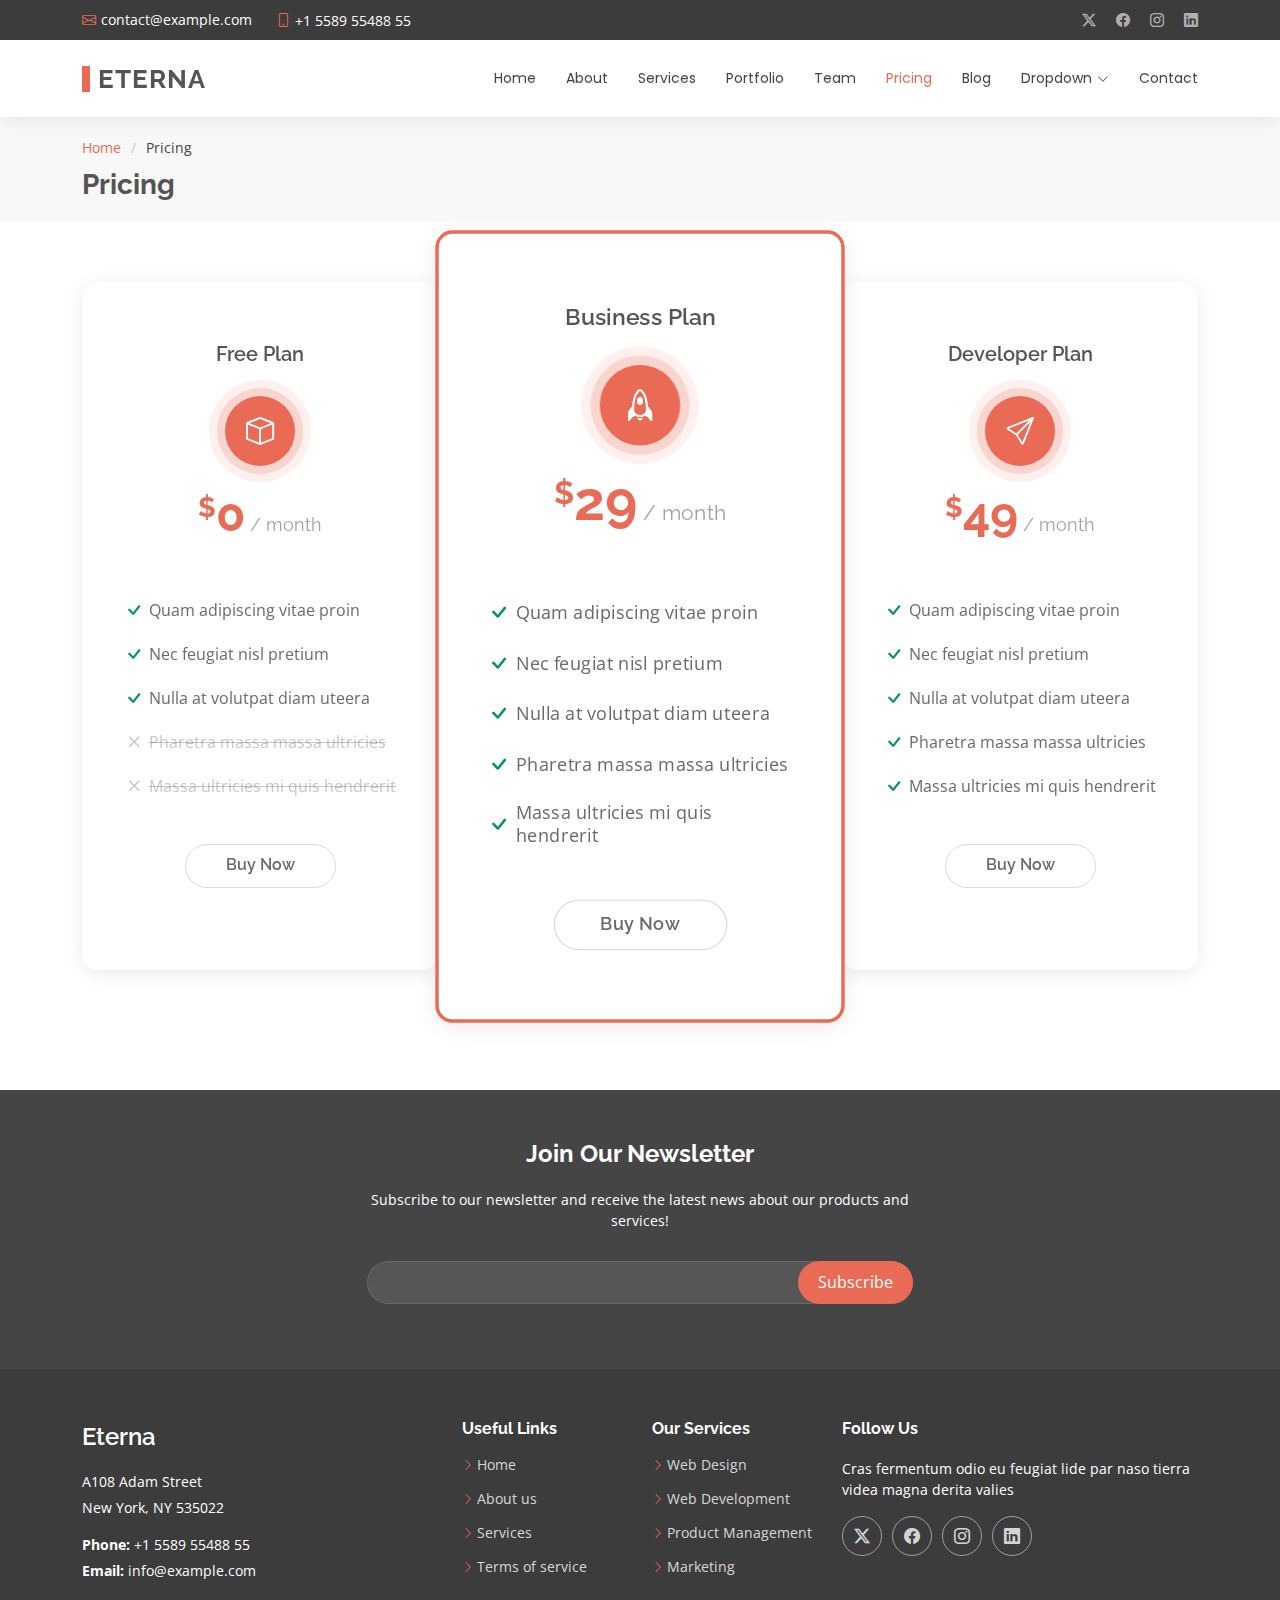
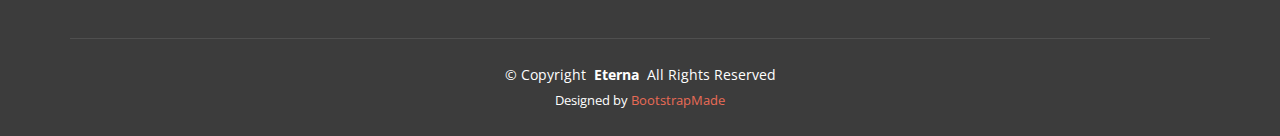
<file: pricing.html>
<!DOCTYPE html>
<html lang="en">

<head>
  <meta charset="utf-8">
  <meta content="width=device-width, initial-scale=1.0" name="viewport">
  <title>Pricing - Eterna Bootstrap Template</title>
  <meta name="description" content="">
  <meta name="keywords" content="">

  <!-- Favicons -->
  <link href="assets/img/favicon.png" rel="icon">
  <link href="assets/img/apple-touch-icon.png" rel="apple-touch-icon">

  <!-- Fonts -->
  <link href="https://fonts.googleapis.com" rel="preconnect">
  <link href="https://fonts.gstatic.com" rel="preconnect" crossorigin>
  <link href="https://fonts.googleapis.com/css2?family=Open+Sans:ital,wght@0,300;0,400;0,500;0,600;0,700;0,800;1,300;1,400;1,500;1,600;1,700;1,800&family=Poppins:ital,wght@0,100;0,200;0,300;0,400;0,500;0,600;0,700;0,800;0,900;1,100;1,200;1,300;1,400;1,500;1,600;1,700;1,800;1,900&family=Raleway:ital,wght@0,100;0,200;0,300;0,400;0,500;0,600;0,700;0,800;0,900;1,100;1,200;1,300;1,400;1,500;1,600;1,700;1,800;1,900&display=swap" rel="stylesheet">

  <!-- Vendor CSS Files -->
  <link href="assets/vendor/bootstrap/css/bootstrap.min.css" rel="stylesheet">
  <link href="assets/vendor/bootstrap-icons/bootstrap-icons.css" rel="stylesheet">
  <link href="assets/vendor/aos/aos.css" rel="stylesheet">
  <link href="assets/vendor/swiper/swiper-bundle.min.css" rel="stylesheet">
  <link href="assets/vendor/glightbox/css/glightbox.min.css" rel="stylesheet">

  <!-- Main CSS File -->
  <link href="assets/css/main.css" rel="stylesheet">

  <!-- =======================================================
  * Template Name: Eterna
  * Template URL: https://bootstrapmade.com/eterna-free-multipurpose-bootstrap-template/
  * Updated: Aug 07 2024 with Bootstrap v5.3.3
  * Author: BootstrapMade.com
  * License: https://bootstrapmade.com/license/
  ======================================================== -->
</head>

<body class="pricing-page">

  <header id="header" class="header sticky-top">

    <div class="topbar d-flex align-items-center dark-background">
      <div class="container d-flex justify-content-center justify-content-md-between">
        <div class="contact-info d-flex align-items-center">
          <i class="bi bi-envelope d-flex align-items-center"><a href="mailto:contact@example.com">contact@example.com</a></i>
          <i class="bi bi-phone d-flex align-items-center ms-4"><span>+1 5589 55488 55</span></i>
        </div>
        <div class="social-links d-none d-md-flex align-items-center">
          <a href="#" class="twitter"><i class="bi bi-twitter-x"></i></a>
          <a href="#" class="facebook"><i class="bi bi-facebook"></i></a>
          <a href="#" class="instagram"><i class="bi bi-instagram"></i></a>
          <a href="#" class="linkedin"><i class="bi bi-linkedin"></i></a>
        </div>
      </div>
    </div><!-- End Top Bar -->

    <div class="branding">

      <div class="container position-relative d-flex align-items-center justify-content-between">
        <a href="index.html" class="logo d-flex align-items-center">
          <!-- Uncomment the line below if you also wish to use an image logo -->
          <!-- <img src="assets/img/logo.png" alt=""> -->
          <h1 class="sitename">Eterna<br></h1>
        </a>

        <nav id="navmenu" class="navmenu">
          <ul>
            <li><a href="index.html">Home</a></li>
            <li><a href="about.html">About</a></li>
            <li><a href="services.html">Services</a></li>
            <li><a href="portfolio.html">Portfolio</a></li>
            <li><a href="team.html">Team</a></li>
            <li><a href="pricing.html" class="active">Pricing</a></li>
            <li><a href="blog.html">Blog</a></li>
            <li class="dropdown"><a href="#"><span>Dropdown</span> <i class="bi bi-chevron-down toggle-dropdown"></i></a>
              <ul>
                <li><a href="#">Dropdown 1</a></li>
                <li class="dropdown"><a href="#"><span>Deep Dropdown</span> <i class="bi bi-chevron-down toggle-dropdown"></i></a>
                  <ul>
                    <li><a href="#">Deep Dropdown 1</a></li>
                    <li><a href="#">Deep Dropdown 2</a></li>
                    <li><a href="#">Deep Dropdown 3</a></li>
                    <li><a href="#">Deep Dropdown 4</a></li>
                    <li><a href="#">Deep Dropdown 5</a></li>
                  </ul>
                </li>
                <li><a href="#">Dropdown 2</a></li>
                <li><a href="#">Dropdown 3</a></li>
                <li><a href="#">Dropdown 4</a></li>
              </ul>
            </li>
            <li><a href="contact.html">Contact</a></li>
          </ul>
          <i class="mobile-nav-toggle d-xl-none bi bi-list"></i>
        </nav>

      </div>

    </div>

  </header>

  <main class="main">

    <!-- Page Title -->
    <div class="page-title" data-aos="fade">
      <div class="container">
        <nav class="breadcrumbs">
          <ol>
            <li><a href="index.html">Home</a></li>
            <li class="current">Pricing</li>
          </ol>
        </nav>
        <h1>Pricing</h1>
      </div>
    </div><!-- End Page Title -->

    <!-- Pricing Section -->
    <section id="pricing" class="pricing section">

      <div class="container" data-aos="zoom-in" data-aos-delay="100">

        <div class="row g-4">

          <div class="col-lg-4">
            <div class="pricing-item">
              <h3>Free Plan</h3>
              <div class="icon">
                <i class="bi bi-box"></i>
              </div>
              <h4><sup>$</sup>0<span> / month</span></h4>
              <ul>
                <li><i class="bi bi-check"></i> <span>Quam adipiscing vitae proin</span></li>
                <li><i class="bi bi-check"></i> <span>Nec feugiat nisl pretium</span></li>
                <li><i class="bi bi-check"></i> <span>Nulla at volutpat diam uteera</span></li>
                <li class="na"><i class="bi bi-x"></i> <span>Pharetra massa massa ultricies</span></li>
                <li class="na"><i class="bi bi-x"></i> <span>Massa ultricies mi quis hendrerit</span></li>
              </ul>
              <div class="text-center"><a href="#" class="buy-btn">Buy Now</a></div>
            </div>
          </div><!-- End Pricing Item -->

          <div class="col-lg-4">
            <div class="pricing-item featured">
              <h3>Business Plan</h3>
              <div class="icon">
                <i class="bi bi-rocket"></i>
              </div>

              <h4><sup>$</sup>29<span> / month</span></h4>
              <ul>
                <li><i class="bi bi-check"></i> <span>Quam adipiscing vitae proin</span></li>
                <li><i class="bi bi-check"></i> <span>Nec feugiat nisl pretium</span></li>
                <li><i class="bi bi-check"></i> <span>Nulla at volutpat diam uteera</span></li>
                <li><i class="bi bi-check"></i> <span>Pharetra massa massa ultricies</span></li>
                <li><i class="bi bi-check"></i> <span>Massa ultricies mi quis hendrerit</span></li>
              </ul>
              <div class="text-center"><a href="#" class="buy-btn">Buy Now</a></div>
            </div>
          </div><!-- End Pricing Item -->

          <div class="col-lg-4">
            <div class="pricing-item">
              <h3>Developer Plan</h3>
              <div class="icon">
                <i class="bi bi-send"></i>
              </div>
              <h4><sup>$</sup>49<span> / month</span></h4>
              <ul>
                <li><i class="bi bi-check"></i> <span>Quam adipiscing vitae proin</span></li>
                <li><i class="bi bi-check"></i> <span>Nec feugiat nisl pretium</span></li>
                <li><i class="bi bi-check"></i> <span>Nulla at volutpat diam uteera</span></li>
                <li><i class="bi bi-check"></i> <span>Pharetra massa massa ultricies</span></li>
                <li><i class="bi bi-check"></i> <span>Massa ultricies mi quis hendrerit</span></li>
              </ul>
              <div class="text-center"><a href="#" class="buy-btn">Buy Now</a></div>
            </div>
          </div><!-- End Pricing Item -->

        </div>

      </div>

    </section><!-- /Pricing Section -->

  </main>

  <footer id="footer" class="footer position-relative dark-background">

    <div class="footer-newsletter">
      <div class="container">
        <div class="row justify-content-center text-center">
          <div class="col-lg-6">
            <h4>Join Our Newsletter</h4>
            <p>Subscribe to our newsletter and receive the latest news about our products and services!</p>
            <form action="forms/newsletter.php" method="post" class="php-email-form">
              <div class="newsletter-form"><input type="email" name="email"><input type="submit" value="Subscribe"></div>
              <div class="loading">Loading</div>
              <div class="error-message"></div>
              <div class="sent-message">Your subscription request has been sent. Thank you!</div>
            </form>
          </div>
        </div>
      </div>
    </div>

    <div class="container footer-top">
      <div class="row gy-4">
        <div class="col-lg-4 col-md-6 footer-about">
          <a href="index.html" class="d-flex align-items-center">
            <span class="sitename">Eterna</span>
          </a>
          <div class="footer-contact pt-3">
            <p>A108 Adam Street</p>
            <p>New York, NY 535022</p>
            <p class="mt-3"><strong>Phone:</strong> <span>+1 5589 55488 55</span></p>
            <p><strong>Email:</strong> <span>info@example.com</span></p>
          </div>
        </div>

        <div class="col-lg-2 col-md-3 footer-links">
          <h4>Useful Links</h4>
          <ul>
            <li><i class="bi bi-chevron-right"></i> <a href="#">Home</a></li>
            <li><i class="bi bi-chevron-right"></i> <a href="#">About us</a></li>
            <li><i class="bi bi-chevron-right"></i> <a href="#">Services</a></li>
            <li><i class="bi bi-chevron-right"></i> <a href="#">Terms of service</a></li>
          </ul>
        </div>

        <div class="col-lg-2 col-md-3 footer-links">
          <h4>Our Services</h4>
          <ul>
            <li><i class="bi bi-chevron-right"></i> <a href="#">Web Design</a></li>
            <li><i class="bi bi-chevron-right"></i> <a href="#">Web Development</a></li>
            <li><i class="bi bi-chevron-right"></i> <a href="#">Product Management</a></li>
            <li><i class="bi bi-chevron-right"></i> <a href="#">Marketing</a></li>
          </ul>
        </div>

        <div class="col-lg-4 col-md-12">
          <h4>Follow Us</h4>
          <p>Cras fermentum odio eu feugiat lide par naso tierra videa magna derita valies</p>
          <div class="social-links d-flex">
            <a href=""><i class="bi bi-twitter-x"></i></a>
            <a href=""><i class="bi bi-facebook"></i></a>
            <a href=""><i class="bi bi-instagram"></i></a>
            <a href=""><i class="bi bi-linkedin"></i></a>
          </div>
        </div>

      </div>
    </div>

    <div class="container copyright text-center mt-4">
      <p>© <span>Copyright</span> <strong class="px-1 sitename">Eterna</strong> <span>All Rights Reserved</span></p>
      <div class="credits">
        <!-- All the links in the footer should remain intact. -->
        <!-- You can delete the links only if you've purchased the pro version. -->
        <!-- Licensing information: https://bootstrapmade.com/license/ -->
        <!-- Purchase the pro version with working PHP/AJAX contact form: [buy-url] -->
        Designed by <a href="https://bootstrapmade.com/">BootstrapMade</a>
      </div>
    </div>

  </footer>

  <!-- Scroll Top -->
  <a href="#" id="scroll-top" class="scroll-top d-flex align-items-center justify-content-center"><i class="bi bi-arrow-up-short"></i></a>

  <!-- Preloader -->
  <div id="preloader"></div>

  <!-- Vendor JS Files -->
  <script src="assets/vendor/bootstrap/js/bootstrap.bundle.min.js"></script>
  <script src="assets/vendor/php-email-form/validate.js"></script>
  <script src="assets/vendor/aos/aos.js"></script>
  <script src="assets/vendor/swiper/swiper-bundle.min.js"></script>
  <script src="assets/vendor/purecounter/purecounter_vanilla.js"></script>
  <script src="assets/vendor/waypoints/noframework.waypoints.js"></script>
  <script src="assets/vendor/glightbox/js/glightbox.min.js"></script>
  <script src="assets/vendor/imagesloaded/imagesloaded.pkgd.min.js"></script>
  <script src="assets/vendor/isotope-layout/isotope.pkgd.min.js"></script>

  <!-- Main JS File -->
  <script src="assets/js/main.js"></script>

</body>

</html>
</file>
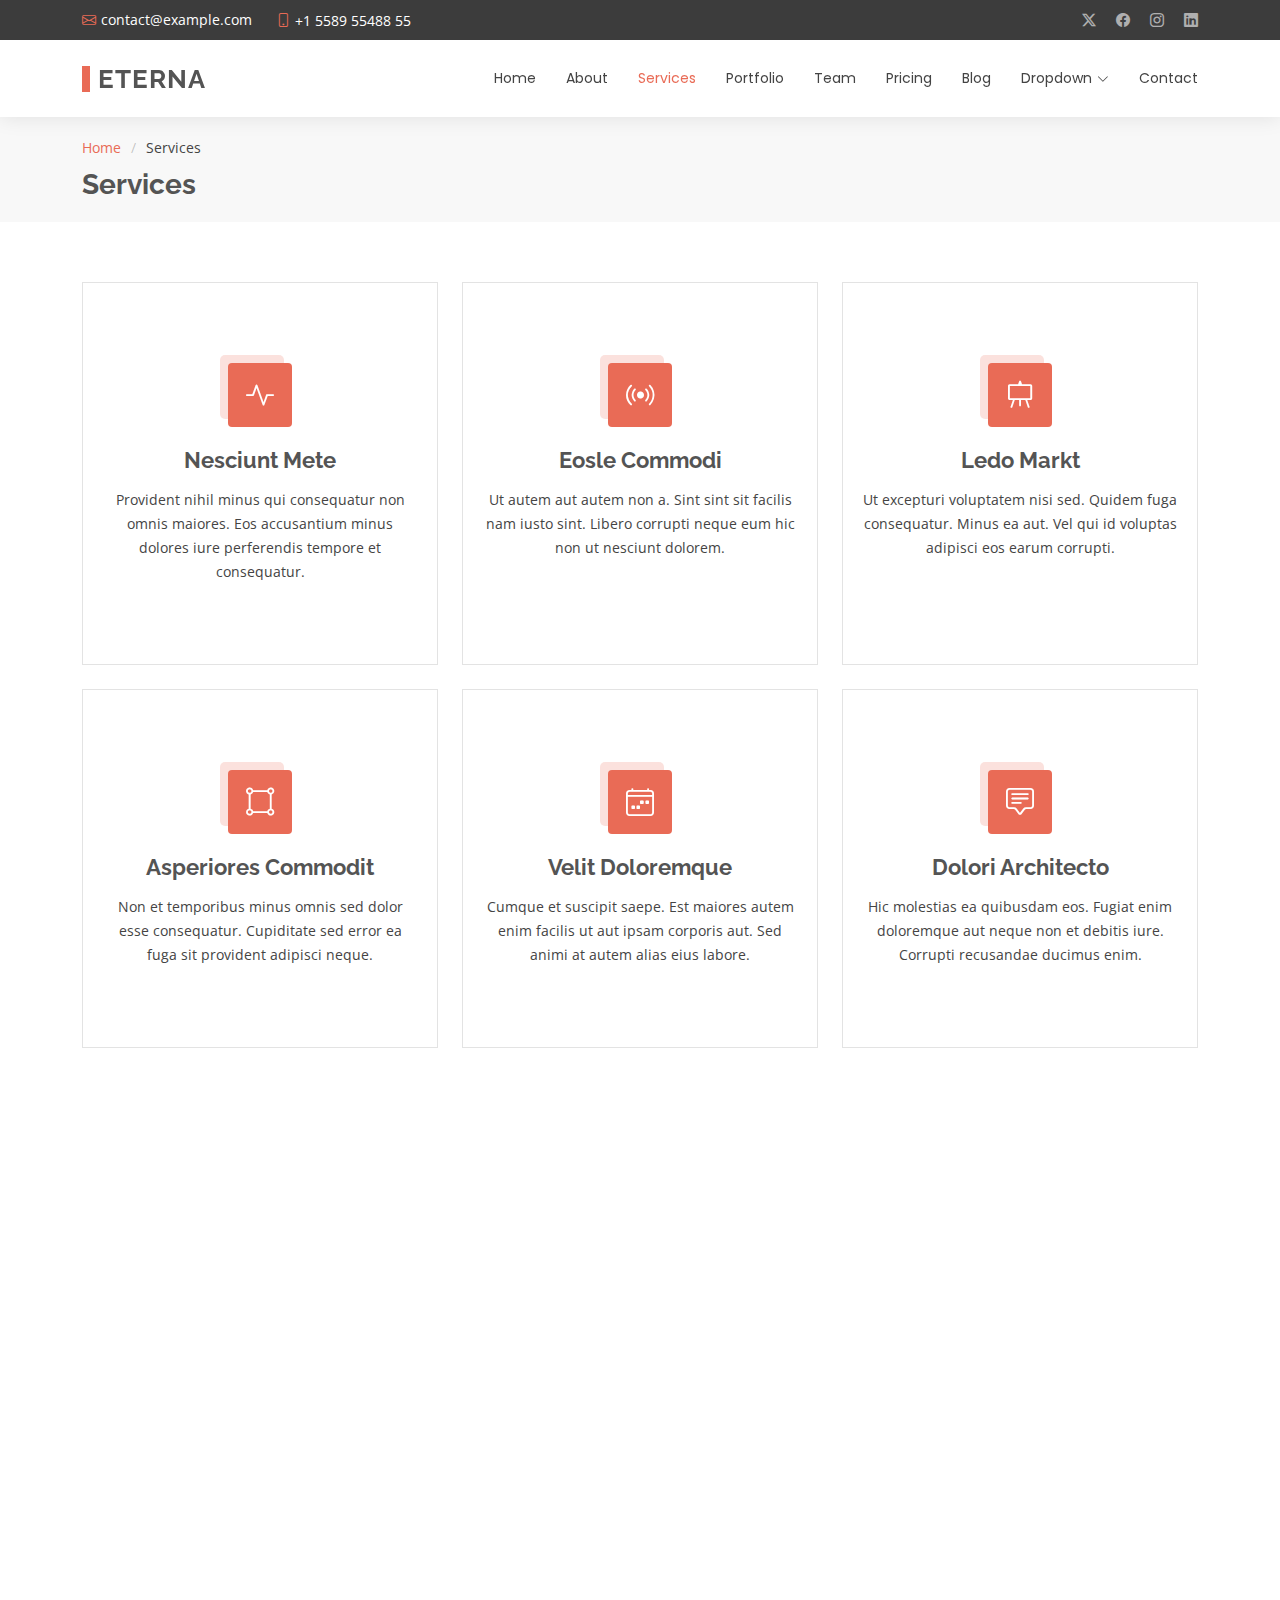
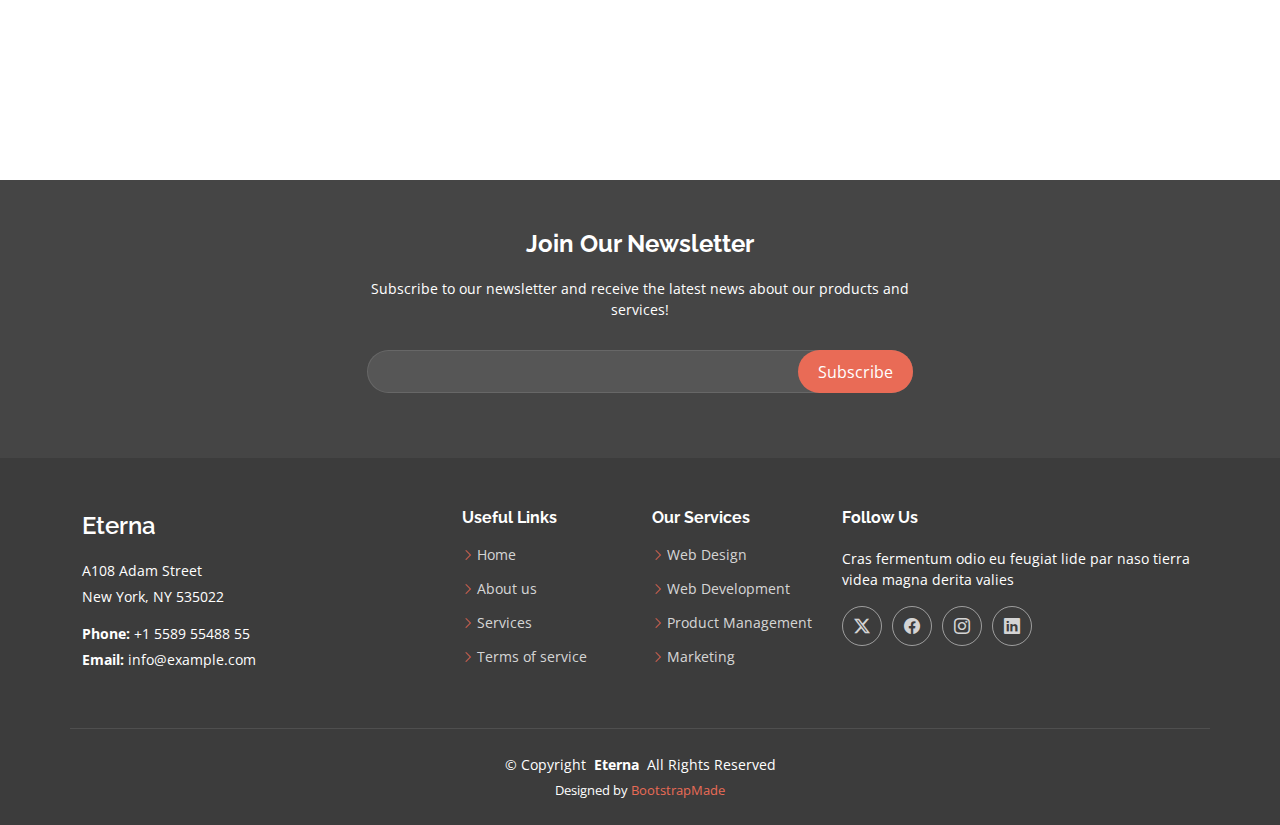
<file: services.html>
<!DOCTYPE html>
<html lang="en">

<head>
  <meta charset="utf-8">
  <meta content="width=device-width, initial-scale=1.0" name="viewport">
  <title>Services - Eterna Bootstrap Template</title>
  <meta name="description" content="">
  <meta name="keywords" content="">

  <!-- Favicons -->
  <link href="assets/img/favicon.png" rel="icon">
  <link href="assets/img/apple-touch-icon.png" rel="apple-touch-icon">

  <!-- Fonts -->
  <link href="https://fonts.googleapis.com" rel="preconnect">
  <link href="https://fonts.gstatic.com" rel="preconnect" crossorigin>
  <link href="https://fonts.googleapis.com/css2?family=Open+Sans:ital,wght@0,300;0,400;0,500;0,600;0,700;0,800;1,300;1,400;1,500;1,600;1,700;1,800&family=Poppins:ital,wght@0,100;0,200;0,300;0,400;0,500;0,600;0,700;0,800;0,900;1,100;1,200;1,300;1,400;1,500;1,600;1,700;1,800;1,900&family=Raleway:ital,wght@0,100;0,200;0,300;0,400;0,500;0,600;0,700;0,800;0,900;1,100;1,200;1,300;1,400;1,500;1,600;1,700;1,800;1,900&display=swap" rel="stylesheet">

  <!-- Vendor CSS Files -->
  <link href="assets/vendor/bootstrap/css/bootstrap.min.css" rel="stylesheet">
  <link href="assets/vendor/bootstrap-icons/bootstrap-icons.css" rel="stylesheet">
  <link href="assets/vendor/aos/aos.css" rel="stylesheet">
  <link href="assets/vendor/swiper/swiper-bundle.min.css" rel="stylesheet">
  <link href="assets/vendor/glightbox/css/glightbox.min.css" rel="stylesheet">

  <!-- Main CSS File -->
  <link href="assets/css/main.css" rel="stylesheet">

  <!-- =======================================================
  * Template Name: Eterna
  * Template URL: https://bootstrapmade.com/eterna-free-multipurpose-bootstrap-template/
  * Updated: Aug 07 2024 with Bootstrap v5.3.3
  * Author: BootstrapMade.com
  * License: https://bootstrapmade.com/license/
  ======================================================== -->
</head>

<body class="services-page">

  <header id="header" class="header sticky-top">

    <div class="topbar d-flex align-items-center dark-background">
      <div class="container d-flex justify-content-center justify-content-md-between">
        <div class="contact-info d-flex align-items-center">
          <i class="bi bi-envelope d-flex align-items-center"><a href="mailto:contact@example.com">contact@example.com</a></i>
          <i class="bi bi-phone d-flex align-items-center ms-4"><span>+1 5589 55488 55</span></i>
        </div>
        <div class="social-links d-none d-md-flex align-items-center">
          <a href="#" class="twitter"><i class="bi bi-twitter-x"></i></a>
          <a href="#" class="facebook"><i class="bi bi-facebook"></i></a>
          <a href="#" class="instagram"><i class="bi bi-instagram"></i></a>
          <a href="#" class="linkedin"><i class="bi bi-linkedin"></i></a>
        </div>
      </div>
    </div><!-- End Top Bar -->

    <div class="branding">

      <div class="container position-relative d-flex align-items-center justify-content-between">
        <a href="index.html" class="logo d-flex align-items-center">
          <!-- Uncomment the line below if you also wish to use an image logo -->
          <!-- <img src="assets/img/logo.png" alt=""> -->
          <h1 class="sitename">Eterna<br></h1>
        </a>

        <nav id="navmenu" class="navmenu">
          <ul>
            <li><a href="index.html">Home</a></li>
            <li><a href="about.html">About</a></li>
            <li><a href="services.html" class="active">Services</a></li>
            <li><a href="portfolio.html">Portfolio</a></li>
            <li><a href="team.html">Team</a></li>
            <li><a href="pricing.html">Pricing</a></li>
            <li><a href="blog.html">Blog</a></li>
            <li class="dropdown"><a href="#"><span>Dropdown</span> <i class="bi bi-chevron-down toggle-dropdown"></i></a>
              <ul>
                <li><a href="#">Dropdown 1</a></li>
                <li class="dropdown"><a href="#"><span>Deep Dropdown</span> <i class="bi bi-chevron-down toggle-dropdown"></i></a>
                  <ul>
                    <li><a href="#">Deep Dropdown 1</a></li>
                    <li><a href="#">Deep Dropdown 2</a></li>
                    <li><a href="#">Deep Dropdown 3</a></li>
                    <li><a href="#">Deep Dropdown 4</a></li>
                    <li><a href="#">Deep Dropdown 5</a></li>
                  </ul>
                </li>
                <li><a href="#">Dropdown 2</a></li>
                <li><a href="#">Dropdown 3</a></li>
                <li><a href="#">Dropdown 4</a></li>
              </ul>
            </li>
            <li><a href="contact.html">Contact</a></li>
          </ul>
          <i class="mobile-nav-toggle d-xl-none bi bi-list"></i>
        </nav>

      </div>

    </div>

  </header>

  <main class="main">

    <!-- Page Title -->
    <div class="page-title" data-aos="fade">
      <div class="container">
        <nav class="breadcrumbs">
          <ol>
            <li><a href="index.html">Home</a></li>
            <li class="current">Services</li>
          </ol>
        </nav>
        <h1>Services</h1>
      </div>
    </div><!-- End Page Title -->

    <!-- Services Section -->
    <section id="services" class="services section">

      <div class="container">

        <div class="row gy-4">

          <div class="col-lg-4 col-md-6" data-aos="fade-up" data-aos-delay="100">
            <div class="service-item  position-relative">
              <div class="icon">
                <i class="bi bi-activity"></i>
              </div>
              <a href="#" class="stretched-link">
                <h3>Nesciunt Mete</h3>
              </a>
              <p>Provident nihil minus qui consequatur non omnis maiores. Eos accusantium minus dolores iure perferendis tempore et consequatur.</p>
            </div>
          </div><!-- End Service Item -->

          <div class="col-lg-4 col-md-6" data-aos="fade-up" data-aos-delay="200">
            <div class="service-item position-relative">
              <div class="icon">
                <i class="bi bi-broadcast"></i>
              </div>
              <a href="#" class="stretched-link">
                <h3>Eosle Commodi</h3>
              </a>
              <p>Ut autem aut autem non a. Sint sint sit facilis nam iusto sint. Libero corrupti neque eum hic non ut nesciunt dolorem.</p>
            </div>
          </div><!-- End Service Item -->

          <div class="col-lg-4 col-md-6" data-aos="fade-up" data-aos-delay="300">
            <div class="service-item position-relative">
              <div class="icon">
                <i class="bi bi-easel"></i>
              </div>
              <a href="#" class="stretched-link">
                <h3>Ledo Markt</h3>
              </a>
              <p>Ut excepturi voluptatem nisi sed. Quidem fuga consequatur. Minus ea aut. Vel qui id voluptas adipisci eos earum corrupti.</p>
            </div>
          </div><!-- End Service Item -->

          <div class="col-lg-4 col-md-6" data-aos="fade-up" data-aos-delay="400">
            <div class="service-item position-relative">
              <div class="icon">
                <i class="bi bi-bounding-box-circles"></i>
              </div>
              <a href="#" class="stretched-link">
                <h3>Asperiores Commodit</h3>
              </a>
              <p>Non et temporibus minus omnis sed dolor esse consequatur. Cupiditate sed error ea fuga sit provident adipisci neque.</p>
              <a href="#" class="stretched-link"></a>
            </div>
          </div><!-- End Service Item -->

          <div class="col-lg-4 col-md-6" data-aos="fade-up" data-aos-delay="500">
            <div class="service-item position-relative">
              <div class="icon">
                <i class="bi bi-calendar4-week"></i>
              </div>
              <a href="#" class="stretched-link">
                <h3>Velit Doloremque</h3>
              </a>
              <p>Cumque et suscipit saepe. Est maiores autem enim facilis ut aut ipsam corporis aut. Sed animi at autem alias eius labore.</p>
              <a href="#" class="stretched-link"></a>
            </div>
          </div><!-- End Service Item -->

          <div class="col-lg-4 col-md-6" data-aos="fade-up" data-aos-delay="600">
            <div class="service-item position-relative">
              <div class="icon">
                <i class="bi bi-chat-square-text"></i>
              </div>
              <a href="#" class="stretched-link">
                <h3>Dolori Architecto</h3>
              </a>
              <p>Hic molestias ea quibusdam eos. Fugiat enim doloremque aut neque non et debitis iure. Corrupti recusandae ducimus enim.</p>
              <a href="#" class="stretched-link"></a>
            </div>
          </div><!-- End Service Item -->

        </div>

      </div>

    </section><!-- /Services Section -->

    <!-- Skills Section -->
    <section id="skills" class="skills section">

      <!-- Section Title -->
      <div class="container section-title" data-aos="fade-up">
        <h2>Our Skills</h2>
        <p>Necessitatibus eius consequatur ex aliquid fuga eum quidem sint consectetur velit</p>
      </div><!-- End Section Title -->

      <div class="container" data-aos="fade-up" data-aos-delay="100">

        <div class="row">

          <div class="col-lg-6 d-flex align-items-center">
            <img src="assets/img/skills.jpg" class="img-fluid" alt="">
          </div>

          <div class="col-lg-6 pt-4 pt-lg-0 content">

            <h3>Voluptatem dignissimos provident quasi corporis voluptas</h3>
            <p class="fst-italic">
              Lorem ipsum dolor sit amet, consectetur adipiscing elit, sed do eiusmod tempor incididunt ut labore et dolore magna aliqua.
            </p>

            <div class="skills-content skills-animation">

              <div class="progress">
                <span class="skill"><span>HTML</span> <i class="val">100%</i></span>
                <div class="progress-bar-wrap">
                  <div class="progress-bar" role="progressbar" aria-valuenow="100" aria-valuemin="0" aria-valuemax="100"></div>
                </div>
              </div><!-- End Skills Item -->

              <div class="progress">
                <span class="skill"><span>CSS</span> <i class="val">90%</i></span>
                <div class="progress-bar-wrap">
                  <div class="progress-bar" role="progressbar" aria-valuenow="90" aria-valuemin="0" aria-valuemax="100"></div>
                </div>
              </div><!-- End Skills Item -->

              <div class="progress">
                <span class="skill"><span>JavaScript</span> <i class="val">75%</i></span>
                <div class="progress-bar-wrap">
                  <div class="progress-bar" role="progressbar" aria-valuenow="75" aria-valuemin="0" aria-valuemax="100"></div>
                </div>
              </div><!-- End Skills Item -->

              <div class="progress">
                <span class="skill"><span>Photoshop</span> <i class="val">55%</i></span>
                <div class="progress-bar-wrap">
                  <div class="progress-bar" role="progressbar" aria-valuenow="55" aria-valuemin="0" aria-valuemax="100"></div>
                </div>
              </div><!-- End Skills Item -->

            </div>

          </div>
        </div>

      </div>

    </section><!-- /Skills Section -->

  </main>

  <footer id="footer" class="footer position-relative dark-background">

    <div class="footer-newsletter">
      <div class="container">
        <div class="row justify-content-center text-center">
          <div class="col-lg-6">
            <h4>Join Our Newsletter</h4>
            <p>Subscribe to our newsletter and receive the latest news about our products and services!</p>
            <form action="forms/newsletter.php" method="post" class="php-email-form">
              <div class="newsletter-form"><input type="email" name="email"><input type="submit" value="Subscribe"></div>
              <div class="loading">Loading</div>
              <div class="error-message"></div>
              <div class="sent-message">Your subscription request has been sent. Thank you!</div>
            </form>
          </div>
        </div>
      </div>
    </div>

    <div class="container footer-top">
      <div class="row gy-4">
        <div class="col-lg-4 col-md-6 footer-about">
          <a href="index.html" class="d-flex align-items-center">
            <span class="sitename">Eterna</span>
          </a>
          <div class="footer-contact pt-3">
            <p>A108 Adam Street</p>
            <p>New York, NY 535022</p>
            <p class="mt-3"><strong>Phone:</strong> <span>+1 5589 55488 55</span></p>
            <p><strong>Email:</strong> <span>info@example.com</span></p>
          </div>
        </div>

        <div class="col-lg-2 col-md-3 footer-links">
          <h4>Useful Links</h4>
          <ul>
            <li><i class="bi bi-chevron-right"></i> <a href="#">Home</a></li>
            <li><i class="bi bi-chevron-right"></i> <a href="#">About us</a></li>
            <li><i class="bi bi-chevron-right"></i> <a href="#">Services</a></li>
            <li><i class="bi bi-chevron-right"></i> <a href="#">Terms of service</a></li>
          </ul>
        </div>

        <div class="col-lg-2 col-md-3 footer-links">
          <h4>Our Services</h4>
          <ul>
            <li><i class="bi bi-chevron-right"></i> <a href="#">Web Design</a></li>
            <li><i class="bi bi-chevron-right"></i> <a href="#">Web Development</a></li>
            <li><i class="bi bi-chevron-right"></i> <a href="#">Product Management</a></li>
            <li><i class="bi bi-chevron-right"></i> <a href="#">Marketing</a></li>
          </ul>
        </div>

        <div class="col-lg-4 col-md-12">
          <h4>Follow Us</h4>
          <p>Cras fermentum odio eu feugiat lide par naso tierra videa magna derita valies</p>
          <div class="social-links d-flex">
            <a href=""><i class="bi bi-twitter-x"></i></a>
            <a href=""><i class="bi bi-facebook"></i></a>
            <a href=""><i class="bi bi-instagram"></i></a>
            <a href=""><i class="bi bi-linkedin"></i></a>
          </div>
        </div>

      </div>
    </div>

    <div class="container copyright text-center mt-4">
      <p>© <span>Copyright</span> <strong class="px-1 sitename">Eterna</strong> <span>All Rights Reserved</span></p>
      <div class="credits">
        <!-- All the links in the footer should remain intact. -->
        <!-- You can delete the links only if you've purchased the pro version. -->
        <!-- Licensing information: https://bootstrapmade.com/license/ -->
        <!-- Purchase the pro version with working PHP/AJAX contact form: [buy-url] -->
        Designed by <a href="https://bootstrapmade.com/">BootstrapMade</a>
      </div>
    </div>

  </footer>

  <!-- Scroll Top -->
  <a href="#" id="scroll-top" class="scroll-top d-flex align-items-center justify-content-center"><i class="bi bi-arrow-up-short"></i></a>

  <!-- Preloader -->
  <div id="preloader"></div>

  <!-- Vendor JS Files -->
  <script src="assets/vendor/bootstrap/js/bootstrap.bundle.min.js"></script>
  <script src="assets/vendor/php-email-form/validate.js"></script>
  <script src="assets/vendor/aos/aos.js"></script>
  <script src="assets/vendor/swiper/swiper-bundle.min.js"></script>
  <script src="assets/vendor/purecounter/purecounter_vanilla.js"></script>
  <script src="assets/vendor/waypoints/noframework.waypoints.js"></script>
  <script src="assets/vendor/glightbox/js/glightbox.min.js"></script>
  <script src="assets/vendor/imagesloaded/imagesloaded.pkgd.min.js"></script>
  <script src="assets/vendor/isotope-layout/isotope.pkgd.min.js"></script>

  <!-- Main JS File -->
  <script src="assets/js/main.js"></script>

</body>

</html>
</file>
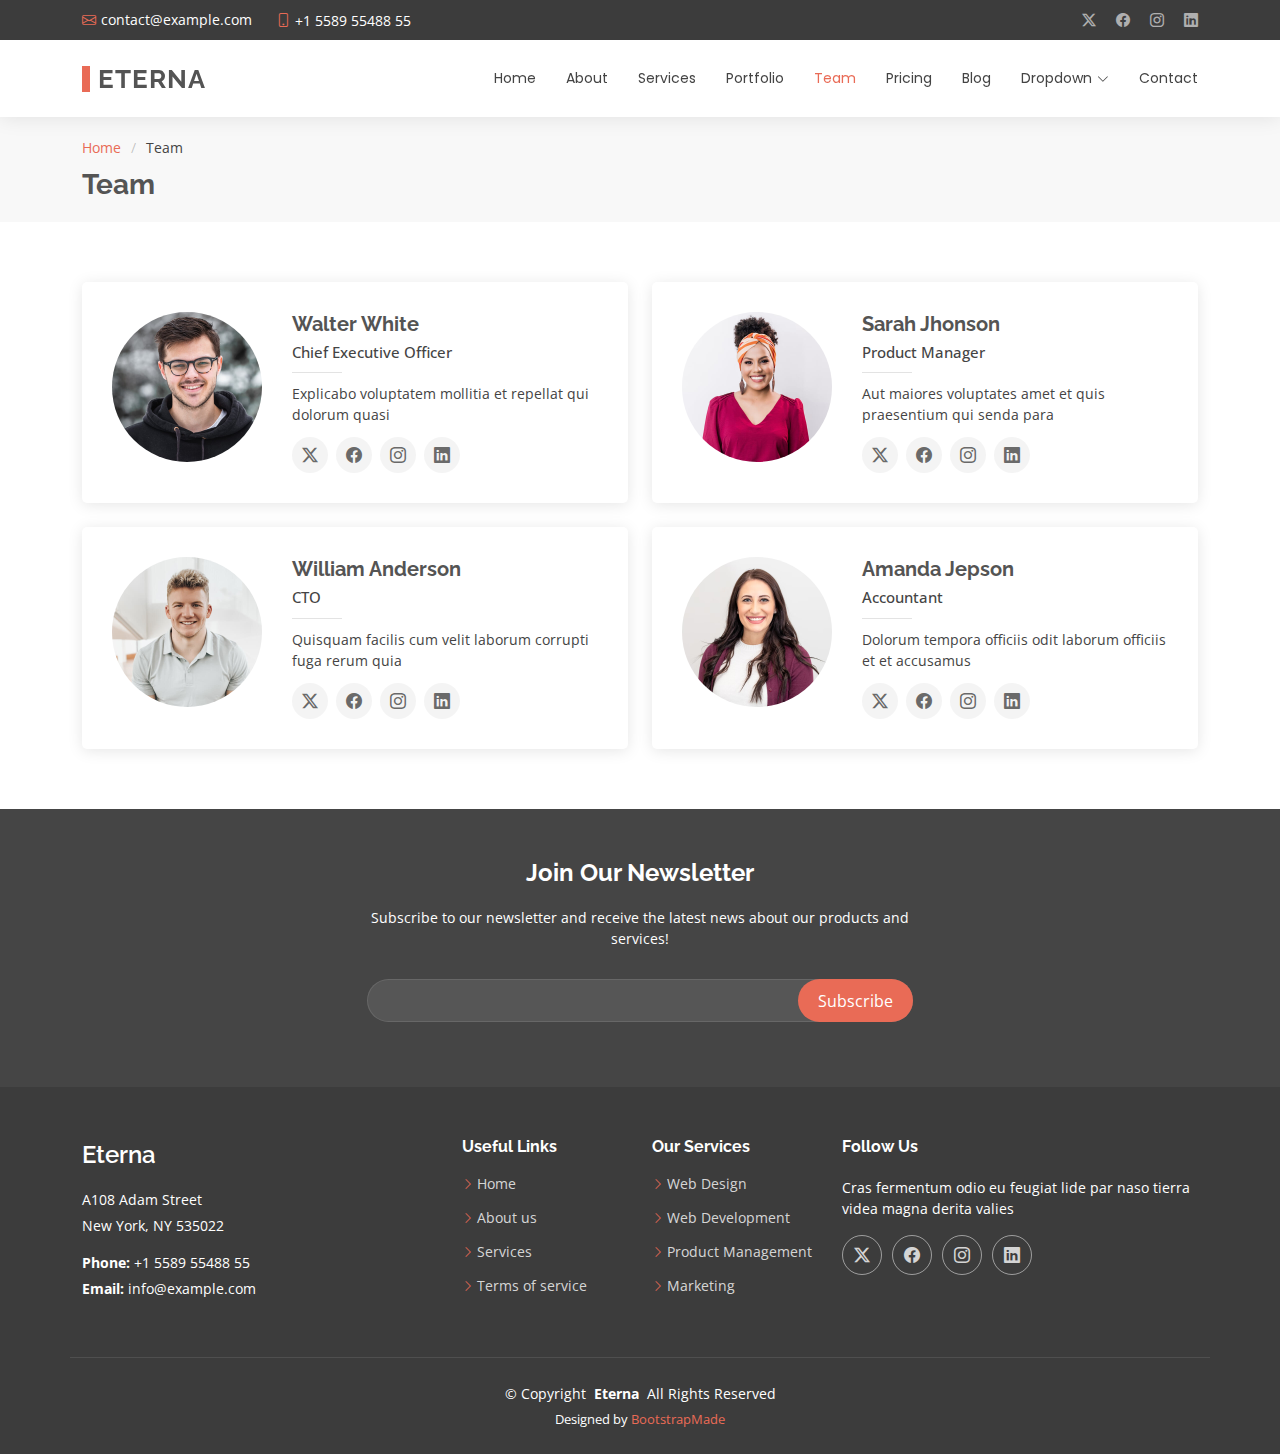
<file: team.html>
<!DOCTYPE html>
<html lang="en">

<head>
  <meta charset="utf-8">
  <meta content="width=device-width, initial-scale=1.0" name="viewport">
  <title>Team - Eterna Bootstrap Template</title>
  <meta name="description" content="">
  <meta name="keywords" content="">

  <!-- Favicons -->
  <link href="assets/img/favicon.png" rel="icon">
  <link href="assets/img/apple-touch-icon.png" rel="apple-touch-icon">

  <!-- Fonts -->
  <link href="https://fonts.googleapis.com" rel="preconnect">
  <link href="https://fonts.gstatic.com" rel="preconnect" crossorigin>
  <link href="https://fonts.googleapis.com/css2?family=Open+Sans:ital,wght@0,300;0,400;0,500;0,600;0,700;0,800;1,300;1,400;1,500;1,600;1,700;1,800&family=Poppins:ital,wght@0,100;0,200;0,300;0,400;0,500;0,600;0,700;0,800;0,900;1,100;1,200;1,300;1,400;1,500;1,600;1,700;1,800;1,900&family=Raleway:ital,wght@0,100;0,200;0,300;0,400;0,500;0,600;0,700;0,800;0,900;1,100;1,200;1,300;1,400;1,500;1,600;1,700;1,800;1,900&display=swap" rel="stylesheet">

  <!-- Vendor CSS Files -->
  <link href="assets/vendor/bootstrap/css/bootstrap.min.css" rel="stylesheet">
  <link href="assets/vendor/bootstrap-icons/bootstrap-icons.css" rel="stylesheet">
  <link href="assets/vendor/aos/aos.css" rel="stylesheet">
  <link href="assets/vendor/swiper/swiper-bundle.min.css" rel="stylesheet">
  <link href="assets/vendor/glightbox/css/glightbox.min.css" rel="stylesheet">

  <!-- Main CSS File -->
  <link href="assets/css/main.css" rel="stylesheet">

  <!-- =======================================================
  * Template Name: Eterna
  * Template URL: https://bootstrapmade.com/eterna-free-multipurpose-bootstrap-template/
  * Updated: Aug 07 2024 with Bootstrap v5.3.3
  * Author: BootstrapMade.com
  * License: https://bootstrapmade.com/license/
  ======================================================== -->
</head>

<body class="team-page">

  <header id="header" class="header sticky-top">

    <div class="topbar d-flex align-items-center dark-background">
      <div class="container d-flex justify-content-center justify-content-md-between">
        <div class="contact-info d-flex align-items-center">
          <i class="bi bi-envelope d-flex align-items-center"><a href="mailto:contact@example.com">contact@example.com</a></i>
          <i class="bi bi-phone d-flex align-items-center ms-4"><span>+1 5589 55488 55</span></i>
        </div>
        <div class="social-links d-none d-md-flex align-items-center">
          <a href="#" class="twitter"><i class="bi bi-twitter-x"></i></a>
          <a href="#" class="facebook"><i class="bi bi-facebook"></i></a>
          <a href="#" class="instagram"><i class="bi bi-instagram"></i></a>
          <a href="#" class="linkedin"><i class="bi bi-linkedin"></i></a>
        </div>
      </div>
    </div><!-- End Top Bar -->

    <div class="branding">

      <div class="container position-relative d-flex align-items-center justify-content-between">
        <a href="index.html" class="logo d-flex align-items-center">
          <!-- Uncomment the line below if you also wish to use an image logo -->
          <!-- <img src="assets/img/logo.png" alt=""> -->
          <h1 class="sitename">Eterna<br></h1>
        </a>

        <nav id="navmenu" class="navmenu">
          <ul>
            <li><a href="index.html">Home</a></li>
            <li><a href="about.html">About</a></li>
            <li><a href="services.html">Services</a></li>
            <li><a href="portfolio.html">Portfolio</a></li>
            <li><a href="team.html" class="active">Team</a></li>
            <li><a href="pricing.html">Pricing</a></li>
            <li><a href="blog.html">Blog</a></li>
            <li class="dropdown"><a href="#"><span>Dropdown</span> <i class="bi bi-chevron-down toggle-dropdown"></i></a>
              <ul>
                <li><a href="#">Dropdown 1</a></li>
                <li class="dropdown"><a href="#"><span>Deep Dropdown</span> <i class="bi bi-chevron-down toggle-dropdown"></i></a>
                  <ul>
                    <li><a href="#">Deep Dropdown 1</a></li>
                    <li><a href="#">Deep Dropdown 2</a></li>
                    <li><a href="#">Deep Dropdown 3</a></li>
                    <li><a href="#">Deep Dropdown 4</a></li>
                    <li><a href="#">Deep Dropdown 5</a></li>
                  </ul>
                </li>
                <li><a href="#">Dropdown 2</a></li>
                <li><a href="#">Dropdown 3</a></li>
                <li><a href="#">Dropdown 4</a></li>
              </ul>
            </li>
            <li><a href="contact.html">Contact</a></li>
          </ul>
          <i class="mobile-nav-toggle d-xl-none bi bi-list"></i>
        </nav>

      </div>

    </div>

  </header>

  <main class="main">

    <!-- Page Title -->
    <div class="page-title" data-aos="fade">
      <div class="container">
        <nav class="breadcrumbs">
          <ol>
            <li><a href="index.html">Home</a></li>
            <li class="current">Team</li>
          </ol>
        </nav>
        <h1>Team</h1>
      </div>
    </div><!-- End Page Title -->

    <!-- Team Section -->
    <section id="team" class="team section">

      <div class="container">

        <div class="row gy-4">

          <div class="col-lg-6" data-aos="fade-up" data-aos-delay="100">
            <div class="team-member d-flex align-items-start">
              <div class="pic"><img src="assets/img/team/team-1.jpg" class="img-fluid" alt=""></div>
              <div class="member-info">
                <h4>Walter White</h4>
                <span>Chief Executive Officer</span>
                <p>Explicabo voluptatem mollitia et repellat qui dolorum quasi</p>
                <div class="social">
                  <a href=""><i class="bi bi-twitter-x"></i></a>
                  <a href=""><i class="bi bi-facebook"></i></a>
                  <a href=""><i class="bi bi-instagram"></i></a>
                  <a href=""> <i class="bi bi-linkedin"></i> </a>
                </div>
              </div>
            </div>
          </div><!-- End Team Member -->

          <div class="col-lg-6" data-aos="fade-up" data-aos-delay="200">
            <div class="team-member d-flex align-items-start">
              <div class="pic"><img src="assets/img/team/team-2.jpg" class="img-fluid" alt=""></div>
              <div class="member-info">
                <h4>Sarah Jhonson</h4>
                <span>Product Manager</span>
                <p>Aut maiores voluptates amet et quis praesentium qui senda para</p>
                <div class="social">
                  <a href=""><i class="bi bi-twitter-x"></i></a>
                  <a href=""><i class="bi bi-facebook"></i></a>
                  <a href=""><i class="bi bi-instagram"></i></a>
                  <a href=""> <i class="bi bi-linkedin"></i> </a>
                </div>
              </div>
            </div>
          </div><!-- End Team Member -->

          <div class="col-lg-6" data-aos="fade-up" data-aos-delay="300">
            <div class="team-member d-flex align-items-start">
              <div class="pic"><img src="assets/img/team/team-3.jpg" class="img-fluid" alt=""></div>
              <div class="member-info">
                <h4>William Anderson</h4>
                <span>CTO</span>
                <p>Quisquam facilis cum velit laborum corrupti fuga rerum quia</p>
                <div class="social">
                  <a href=""><i class="bi bi-twitter-x"></i></a>
                  <a href=""><i class="bi bi-facebook"></i></a>
                  <a href=""><i class="bi bi-instagram"></i></a>
                  <a href=""> <i class="bi bi-linkedin"></i> </a>
                </div>
              </div>
            </div>
          </div><!-- End Team Member -->

          <div class="col-lg-6" data-aos="fade-up" data-aos-delay="400">
            <div class="team-member d-flex align-items-start">
              <div class="pic"><img src="assets/img/team/team-4.jpg" class="img-fluid" alt=""></div>
              <div class="member-info">
                <h4>Amanda Jepson</h4>
                <span>Accountant</span>
                <p>Dolorum tempora officiis odit laborum officiis et et accusamus</p>
                <div class="social">
                  <a href=""><i class="bi bi-twitter-x"></i></a>
                  <a href=""><i class="bi bi-facebook"></i></a>
                  <a href=""><i class="bi bi-instagram"></i></a>
                  <a href=""> <i class="bi bi-linkedin"></i> </a>
                </div>
              </div>
            </div>
          </div><!-- End Team Member -->

        </div>

      </div>

    </section><!-- /Team Section -->

  </main>

  <footer id="footer" class="footer position-relative dark-background">

    <div class="footer-newsletter">
      <div class="container">
        <div class="row justify-content-center text-center">
          <div class="col-lg-6">
            <h4>Join Our Newsletter</h4>
            <p>Subscribe to our newsletter and receive the latest news about our products and services!</p>
            <form action="forms/newsletter.php" method="post" class="php-email-form">
              <div class="newsletter-form"><input type="email" name="email"><input type="submit" value="Subscribe"></div>
              <div class="loading">Loading</div>
              <div class="error-message"></div>
              <div class="sent-message">Your subscription request has been sent. Thank you!</div>
            </form>
          </div>
        </div>
      </div>
    </div>

    <div class="container footer-top">
      <div class="row gy-4">
        <div class="col-lg-4 col-md-6 footer-about">
          <a href="index.html" class="d-flex align-items-center">
            <span class="sitename">Eterna</span>
          </a>
          <div class="footer-contact pt-3">
            <p>A108 Adam Street</p>
            <p>New York, NY 535022</p>
            <p class="mt-3"><strong>Phone:</strong> <span>+1 5589 55488 55</span></p>
            <p><strong>Email:</strong> <span>info@example.com</span></p>
          </div>
        </div>

        <div class="col-lg-2 col-md-3 footer-links">
          <h4>Useful Links</h4>
          <ul>
            <li><i class="bi bi-chevron-right"></i> <a href="#">Home</a></li>
            <li><i class="bi bi-chevron-right"></i> <a href="#">About us</a></li>
            <li><i class="bi bi-chevron-right"></i> <a href="#">Services</a></li>
            <li><i class="bi bi-chevron-right"></i> <a href="#">Terms of service</a></li>
          </ul>
        </div>

        <div class="col-lg-2 col-md-3 footer-links">
          <h4>Our Services</h4>
          <ul>
            <li><i class="bi bi-chevron-right"></i> <a href="#">Web Design</a></li>
            <li><i class="bi bi-chevron-right"></i> <a href="#">Web Development</a></li>
            <li><i class="bi bi-chevron-right"></i> <a href="#">Product Management</a></li>
            <li><i class="bi bi-chevron-right"></i> <a href="#">Marketing</a></li>
          </ul>
        </div>

        <div class="col-lg-4 col-md-12">
          <h4>Follow Us</h4>
          <p>Cras fermentum odio eu feugiat lide par naso tierra videa magna derita valies</p>
          <div class="social-links d-flex">
            <a href=""><i class="bi bi-twitter-x"></i></a>
            <a href=""><i class="bi bi-facebook"></i></a>
            <a href=""><i class="bi bi-instagram"></i></a>
            <a href=""><i class="bi bi-linkedin"></i></a>
          </div>
        </div>

      </div>
    </div>

    <div class="container copyright text-center mt-4">
      <p>© <span>Copyright</span> <strong class="px-1 sitename">Eterna</strong> <span>All Rights Reserved</span></p>
      <div class="credits">
        <!-- All the links in the footer should remain intact. -->
        <!-- You can delete the links only if you've purchased the pro version. -->
        <!-- Licensing information: https://bootstrapmade.com/license/ -->
        <!-- Purchase the pro version with working PHP/AJAX contact form: [buy-url] -->
        Designed by <a href="https://bootstrapmade.com/">BootstrapMade</a>
      </div>
    </div>

  </footer>

  <!-- Scroll Top -->
  <a href="#" id="scroll-top" class="scroll-top d-flex align-items-center justify-content-center"><i class="bi bi-arrow-up-short"></i></a>

  <!-- Preloader -->
  <div id="preloader"></div>

  <!-- Vendor JS Files -->
  <script src="assets/vendor/bootstrap/js/bootstrap.bundle.min.js"></script>
  <script src="assets/vendor/php-email-form/validate.js"></script>
  <script src="assets/vendor/aos/aos.js"></script>
  <script src="assets/vendor/swiper/swiper-bundle.min.js"></script>
  <script src="assets/vendor/purecounter/purecounter_vanilla.js"></script>
  <script src="assets/vendor/waypoints/noframework.waypoints.js"></script>
  <script src="assets/vendor/glightbox/js/glightbox.min.js"></script>
  <script src="assets/vendor/imagesloaded/imagesloaded.pkgd.min.js"></script>
  <script src="assets/vendor/isotope-layout/isotope.pkgd.min.js"></script>

  <!-- Main JS File -->
  <script src="assets/js/main.js"></script>

</body>

</html>
</file>
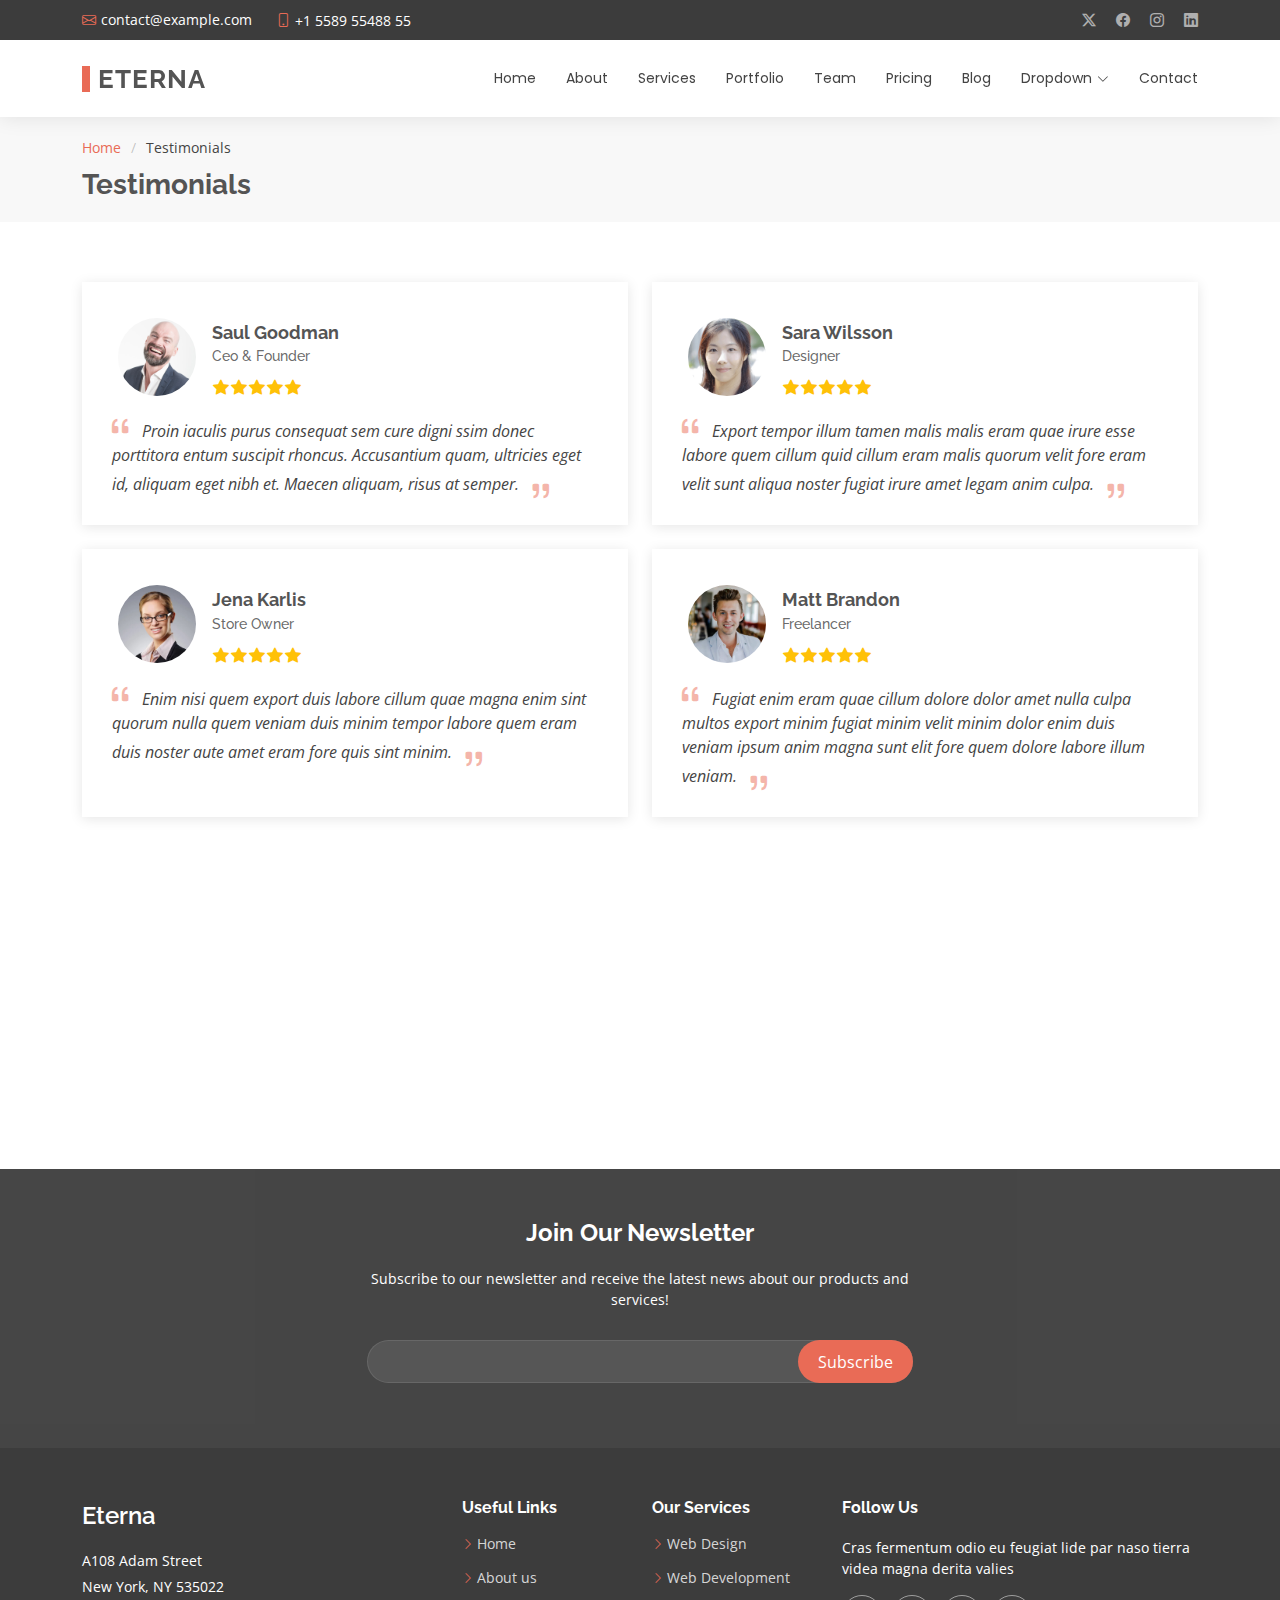
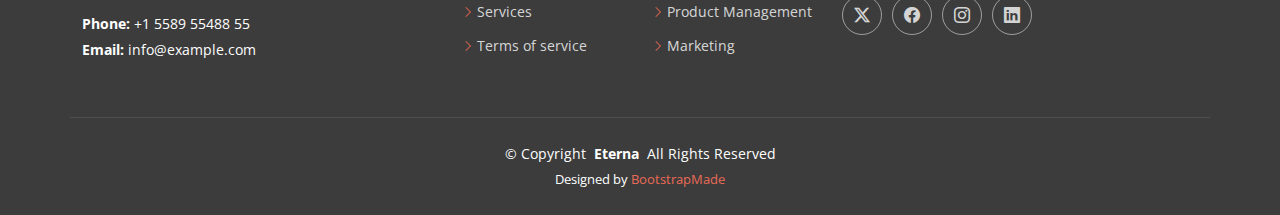
<file: testimonials.html>
<!DOCTYPE html>
<html lang="en">

<head>
  <meta charset="utf-8">
  <meta content="width=device-width, initial-scale=1.0" name="viewport">
  <title>Testimonials - Eterna Bootstrap Template</title>
  <meta name="description" content="">
  <meta name="keywords" content="">

  <!-- Favicons -->
  <link href="assets/img/favicon.png" rel="icon">
  <link href="assets/img/apple-touch-icon.png" rel="apple-touch-icon">

  <!-- Fonts -->
  <link href="https://fonts.googleapis.com" rel="preconnect">
  <link href="https://fonts.gstatic.com" rel="preconnect" crossorigin>
  <link href="https://fonts.googleapis.com/css2?family=Open+Sans:ital,wght@0,300;0,400;0,500;0,600;0,700;0,800;1,300;1,400;1,500;1,600;1,700;1,800&family=Poppins:ital,wght@0,100;0,200;0,300;0,400;0,500;0,600;0,700;0,800;0,900;1,100;1,200;1,300;1,400;1,500;1,600;1,700;1,800;1,900&family=Raleway:ital,wght@0,100;0,200;0,300;0,400;0,500;0,600;0,700;0,800;0,900;1,100;1,200;1,300;1,400;1,500;1,600;1,700;1,800;1,900&display=swap" rel="stylesheet">

  <!-- Vendor CSS Files -->
  <link href="assets/vendor/bootstrap/css/bootstrap.min.css" rel="stylesheet">
  <link href="assets/vendor/bootstrap-icons/bootstrap-icons.css" rel="stylesheet">
  <link href="assets/vendor/aos/aos.css" rel="stylesheet">
  <link href="assets/vendor/swiper/swiper-bundle.min.css" rel="stylesheet">
  <link href="assets/vendor/glightbox/css/glightbox.min.css" rel="stylesheet">

  <!-- Main CSS File -->
  <link href="assets/css/main.css" rel="stylesheet">

  <!-- =======================================================
  * Template Name: Eterna
  * Template URL: https://bootstrapmade.com/eterna-free-multipurpose-bootstrap-template/
  * Updated: Aug 07 2024 with Bootstrap v5.3.3
  * Author: BootstrapMade.com
  * License: https://bootstrapmade.com/license/
  ======================================================== -->
</head>

<body class="testimonials-page">

  <header id="header" class="header sticky-top">

    <div class="topbar d-flex align-items-center dark-background">
      <div class="container d-flex justify-content-center justify-content-md-between">
        <div class="contact-info d-flex align-items-center">
          <i class="bi bi-envelope d-flex align-items-center"><a href="mailto:contact@example.com">contact@example.com</a></i>
          <i class="bi bi-phone d-flex align-items-center ms-4"><span>+1 5589 55488 55</span></i>
        </div>
        <div class="social-links d-none d-md-flex align-items-center">
          <a href="#" class="twitter"><i class="bi bi-twitter-x"></i></a>
          <a href="#" class="facebook"><i class="bi bi-facebook"></i></a>
          <a href="#" class="instagram"><i class="bi bi-instagram"></i></a>
          <a href="#" class="linkedin"><i class="bi bi-linkedin"></i></a>
        </div>
      </div>
    </div><!-- End Top Bar -->

    <div class="branding">

      <div class="container position-relative d-flex align-items-center justify-content-between">
        <a href="index.html" class="logo d-flex align-items-center">
          <!-- Uncomment the line below if you also wish to use an image logo -->
          <!-- <img src="assets/img/logo.png" alt=""> -->
          <h1 class="sitename">Eterna<br></h1>
        </a>

        <nav id="navmenu" class="navmenu">
          <ul>
            <li><a href="index.html">Home</a></li>
            <li><a href="about.html">About</a></li>
            <li><a href="services.html">Services</a></li>
            <li><a href="portfolio.html">Portfolio</a></li>
            <li><a href="team.html">Team</a></li>
            <li><a href="pricing.html">Pricing</a></li>
            <li><a href="blog.html">Blog</a></li>
            <li class="dropdown"><a href="#"><span>Dropdown</span> <i class="bi bi-chevron-down toggle-dropdown"></i></a>
              <ul>
                <li><a href="#">Dropdown 1</a></li>
                <li class="dropdown"><a href="#"><span>Deep Dropdown</span> <i class="bi bi-chevron-down toggle-dropdown"></i></a>
                  <ul>
                    <li><a href="#">Deep Dropdown 1</a></li>
                    <li><a href="#">Deep Dropdown 2</a></li>
                    <li><a href="#">Deep Dropdown 3</a></li>
                    <li><a href="#">Deep Dropdown 4</a></li>
                    <li><a href="#">Deep Dropdown 5</a></li>
                  </ul>
                </li>
                <li><a href="#">Dropdown 2</a></li>
                <li><a href="#">Dropdown 3</a></li>
                <li><a href="#">Dropdown 4</a></li>
              </ul>
            </li>
            <li><a href="contact.html">Contact</a></li>
          </ul>
          <i class="mobile-nav-toggle d-xl-none bi bi-list"></i>
        </nav>

      </div>

    </div>

  </header>

  <main class="main">

    <!-- Page Title -->
    <div class="page-title" data-aos="fade">
      <div class="container">
        <nav class="breadcrumbs">
          <ol>
            <li><a href="index.html">Home</a></li>
            <li class="current">Testimonials</li>
          </ol>
        </nav>
        <h1>Testimonials</h1>
      </div>
    </div><!-- End Page Title -->

    <!-- Testimonials Section -->
    <section id="testimonials" class="testimonials section">

      <div class="container">

        <div class="row gy-4">

          <div class="col-lg-6" data-aos="fade-up" data-aos-delay="100">
            <div class="testimonial-item">
              <img src="assets/img/testimonials/testimonials-1.jpg" class="testimonial-img" alt="">
              <h3>Saul Goodman</h3>
              <h4>Ceo &amp; Founder</h4>
              <div class="stars">
                <i class="bi bi-star-fill"></i><i class="bi bi-star-fill"></i><i class="bi bi-star-fill"></i><i class="bi bi-star-fill"></i><i class="bi bi-star-fill"></i>
              </div>
              <p>
                <i class="bi bi-quote quote-icon-left"></i>
                <span>Proin iaculis purus consequat sem cure digni ssim donec porttitora entum suscipit rhoncus. Accusantium quam, ultricies eget id, aliquam eget nibh et. Maecen aliquam, risus at semper.</span>
                <i class="bi bi-quote quote-icon-right"></i>
              </p>
            </div>
          </div><!-- End testimonial item -->

          <div class="col-lg-6" data-aos="fade-up" data-aos-delay="200">
            <div class="testimonial-item">
              <img src="assets/img/testimonials/testimonials-2.jpg" class="testimonial-img" alt="">
              <h3>Sara Wilsson</h3>
              <h4>Designer</h4>
              <div class="stars">
                <i class="bi bi-star-fill"></i><i class="bi bi-star-fill"></i><i class="bi bi-star-fill"></i><i class="bi bi-star-fill"></i><i class="bi bi-star-fill"></i>
              </div>
              <p>
                <i class="bi bi-quote quote-icon-left"></i>
                <span>Export tempor illum tamen malis malis eram quae irure esse labore quem cillum quid cillum eram malis quorum velit fore eram velit sunt aliqua noster fugiat irure amet legam anim culpa.</span>
                <i class="bi bi-quote quote-icon-right"></i>
              </p>
            </div>
          </div><!-- End testimonial item -->

          <div class="col-lg-6" data-aos="fade-up" data-aos-delay="300">
            <div class="testimonial-item">
              <img src="assets/img/testimonials/testimonials-3.jpg" class="testimonial-img" alt="">
              <h3>Jena Karlis</h3>
              <h4>Store Owner</h4>
              <div class="stars">
                <i class="bi bi-star-fill"></i><i class="bi bi-star-fill"></i><i class="bi bi-star-fill"></i><i class="bi bi-star-fill"></i><i class="bi bi-star-fill"></i>
              </div>
              <p>
                <i class="bi bi-quote quote-icon-left"></i>
                <span>Enim nisi quem export duis labore cillum quae magna enim sint quorum nulla quem veniam duis minim tempor labore quem eram duis noster aute amet eram fore quis sint minim.</span>
                <i class="bi bi-quote quote-icon-right"></i>
              </p>
            </div>
          </div><!-- End testimonial item -->

          <div class="col-lg-6" data-aos="fade-up" data-aos-delay="400">
            <div class="testimonial-item">
              <img src="assets/img/testimonials/testimonials-4.jpg" class="testimonial-img" alt="">
              <h3>Matt Brandon</h3>
              <h4>Freelancer</h4>
              <div class="stars">
                <i class="bi bi-star-fill"></i><i class="bi bi-star-fill"></i><i class="bi bi-star-fill"></i><i class="bi bi-star-fill"></i><i class="bi bi-star-fill"></i>
              </div>
              <p>
                <i class="bi bi-quote quote-icon-left"></i>
                <span>Fugiat enim eram quae cillum dolore dolor amet nulla culpa multos export minim fugiat minim velit minim dolor enim duis veniam ipsum anim magna sunt elit fore quem dolore labore illum veniam.</span>
                <i class="bi bi-quote quote-icon-right"></i>
              </p>
            </div>
          </div><!-- End testimonial item -->

          <div class="col-lg-6" data-aos="fade-up" data-aos-delay="500">
            <div class="testimonial-item">
              <img src="assets/img/testimonials/testimonials-5.jpg" class="testimonial-img" alt="">
              <h3>John Larson</h3>
              <h4>Entrepreneur</h4>
              <div class="stars">
                <i class="bi bi-star-fill"></i><i class="bi bi-star-fill"></i><i class="bi bi-star-fill"></i><i class="bi bi-star-fill"></i><i class="bi bi-star-fill"></i>
              </div>
              <p>
                <i class="bi bi-quote quote-icon-left"></i>
                <span>Quis quorum aliqua sint quem legam fore sunt eram irure aliqua veniam tempor noster veniam enim culpa labore duis sunt culpa nulla illum cillum fugiat legam esse veniam culpa fore nisi cillum quid.</span>
                <i class="bi bi-quote quote-icon-right"></i>
              </p>
            </div>
          </div><!-- End testimonial item -->

          <div class="col-lg-6" data-aos="fade-up" data-aos-delay="600">
            <div class="testimonial-item">
              <img src="assets/img/testimonials/testimonials-6.jpg" class="testimonial-img" alt="">
              <h3>Emily Harison</h3>
              <h4>Store Owner</h4>
              <div class="stars">
                <i class="bi bi-star-fill"></i><i class="bi bi-star-fill"></i><i class="bi bi-star-fill"></i><i class="bi bi-star-fill"></i><i class="bi bi-star-fill"></i>
              </div>
              <p>
                <i class="bi bi-quote quote-icon-left"></i>
                <span>Eius ipsam praesentium dolor quaerat inventore rerum odio. Quos laudantium adipisci eius. Accusamus qui iste cupiditate sed temporibus est aspernatur. Sequi officiis ea et quia quidem.</span>
                <i class="bi bi-quote quote-icon-right"></i>
              </p>
            </div>
          </div><!-- End testimonial item -->

        </div>

      </div>

    </section><!-- /Testimonials Section -->

  </main>

  <footer id="footer" class="footer position-relative dark-background">

    <div class="footer-newsletter">
      <div class="container">
        <div class="row justify-content-center text-center">
          <div class="col-lg-6">
            <h4>Join Our Newsletter</h4>
            <p>Subscribe to our newsletter and receive the latest news about our products and services!</p>
            <form action="forms/newsletter.php" method="post" class="php-email-form">
              <div class="newsletter-form"><input type="email" name="email"><input type="submit" value="Subscribe"></div>
              <div class="loading">Loading</div>
              <div class="error-message"></div>
              <div class="sent-message">Your subscription request has been sent. Thank you!</div>
            </form>
          </div>
        </div>
      </div>
    </div>

    <div class="container footer-top">
      <div class="row gy-4">
        <div class="col-lg-4 col-md-6 footer-about">
          <a href="index.html" class="d-flex align-items-center">
            <span class="sitename">Eterna</span>
          </a>
          <div class="footer-contact pt-3">
            <p>A108 Adam Street</p>
            <p>New York, NY 535022</p>
            <p class="mt-3"><strong>Phone:</strong> <span>+1 5589 55488 55</span></p>
            <p><strong>Email:</strong> <span>info@example.com</span></p>
          </div>
        </div>

        <div class="col-lg-2 col-md-3 footer-links">
          <h4>Useful Links</h4>
          <ul>
            <li><i class="bi bi-chevron-right"></i> <a href="#">Home</a></li>
            <li><i class="bi bi-chevron-right"></i> <a href="#">About us</a></li>
            <li><i class="bi bi-chevron-right"></i> <a href="#">Services</a></li>
            <li><i class="bi bi-chevron-right"></i> <a href="#">Terms of service</a></li>
          </ul>
        </div>

        <div class="col-lg-2 col-md-3 footer-links">
          <h4>Our Services</h4>
          <ul>
            <li><i class="bi bi-chevron-right"></i> <a href="#">Web Design</a></li>
            <li><i class="bi bi-chevron-right"></i> <a href="#">Web Development</a></li>
            <li><i class="bi bi-chevron-right"></i> <a href="#">Product Management</a></li>
            <li><i class="bi bi-chevron-right"></i> <a href="#">Marketing</a></li>
          </ul>
        </div>

        <div class="col-lg-4 col-md-12">
          <h4>Follow Us</h4>
          <p>Cras fermentum odio eu feugiat lide par naso tierra videa magna derita valies</p>
          <div class="social-links d-flex">
            <a href=""><i class="bi bi-twitter-x"></i></a>
            <a href=""><i class="bi bi-facebook"></i></a>
            <a href=""><i class="bi bi-instagram"></i></a>
            <a href=""><i class="bi bi-linkedin"></i></a>
          </div>
        </div>

      </div>
    </div>

    <div class="container copyright text-center mt-4">
      <p>© <span>Copyright</span> <strong class="px-1 sitename">Eterna</strong> <span>All Rights Reserved</span></p>
      <div class="credits">
        <!-- All the links in the footer should remain intact. -->
        <!-- You can delete the links only if you've purchased the pro version. -->
        <!-- Licensing information: https://bootstrapmade.com/license/ -->
        <!-- Purchase the pro version with working PHP/AJAX contact form: [buy-url] -->
        Designed by <a href="https://bootstrapmade.com/">BootstrapMade</a>
      </div>
    </div>

  </footer>

  <!-- Scroll Top -->
  <a href="#" id="scroll-top" class="scroll-top d-flex align-items-center justify-content-center"><i class="bi bi-arrow-up-short"></i></a>

  <!-- Preloader -->
  <div id="preloader"></div>

  <!-- Vendor JS Files -->
  <script src="assets/vendor/bootstrap/js/bootstrap.bundle.min.js"></script>
  <script src="assets/vendor/php-email-form/validate.js"></script>
  <script src="assets/vendor/aos/aos.js"></script>
  <script src="assets/vendor/swiper/swiper-bundle.min.js"></script>
  <script src="assets/vendor/purecounter/purecounter_vanilla.js"></script>
  <script src="assets/vendor/waypoints/noframework.waypoints.js"></script>
  <script src="assets/vendor/glightbox/js/glightbox.min.js"></script>
  <script src="assets/vendor/imagesloaded/imagesloaded.pkgd.min.js"></script>
  <script src="assets/vendor/isotope-layout/isotope.pkgd.min.js"></script>

  <!-- Main JS File -->
  <script src="assets/js/main.js"></script>

</body>

</html>
</file>
<file: assets/css/main.css>
/**
* Template Name: Eterna
* Template URL: https://bootstrapmade.com/eterna-free-multipurpose-bootstrap-template/
* Updated: Aug 07 2024 with Bootstrap v5.3.3
* Author: BootstrapMade.com
* License: https://bootstrapmade.com/license/
*/

/*--------------------------------------------------------------
# Font & Color Variables
# Help: https://bootstrapmade.com/color-system/
--------------------------------------------------------------*/
/* Fonts */
:root {
  --default-font: "Open Sans",  system-ui, -apple-system, "Segoe UI", Roboto, "Helvetica Neue", Arial, "Noto Sans", "Liberation Sans", sans-serif, "Apple Color Emoji", "Segoe UI Emoji", "Segoe UI Symbol", "Noto Color Emoji";
  --heading-font: "Raleway",  sans-serif;
  --nav-font: "Poppins",  sans-serif;
}

/* Global Colors - The following color variables are used throughout the website. Updating them here will change the color scheme of the entire website */
:root { 
  --background-color: #ffffff; /* Background color for the entire website, including individual sections */
  --default-color: #444444; /* Default color used for the majority of the text content across the entire website */
  --heading-color: #545454; /* Color for headings, subheadings and title throughout the website */
  --accent-color: #e96b56; /* Accent color that represents your brand on the website. It's used for buttons, links, and other elements that need to stand out */
  --surface-color: #ffffff; /* The surface color is used as a background of boxed elements within sections, such as cards, icon boxes, or other elements that require a visual separation from the global background. */
  --contrast-color: #ffffff; /* Contrast color for text, ensuring readability against backgrounds of accent, heading, or default colors. */
}

/* Nav Menu Colors - The following color variables are used specifically for the navigation menu. They are separate from the global colors to allow for more customization options */
:root {
  --nav-color: #444444;  /* The default color of the main navmenu links */
  --nav-hover-color: #e96b56; /* Applied to main navmenu links when they are hovered over or active */
  --nav-mobile-background-color: #ffffff; /* Used as the background color for mobile navigation menu */
  --nav-dropdown-background-color: #ffffff; /* Used as the background color for dropdown items that appear when hovering over primary navigation items */
  --nav-dropdown-color: #444444; /* Used for navigation links of the dropdown items in the navigation menu. */
  --nav-dropdown-hover-color: #e96b56; /* Similar to --nav-hover-color, this color is applied to dropdown navigation links when they are hovered over. */
}

/* Color Presets - These classes override global colors when applied to any section or element, providing reuse of the sam color scheme. */

.light-background {
  --background-color: #f9f9f9;
  --surface-color: #ffffff;
}

.dark-background {
  --background-color: #3c3c3c;
  --default-color: #ffffff;
  --heading-color: #ffffff;
  --surface-color: #565656;
  --contrast-color: #ffffff;
}

/* Smooth scroll */
:root {
  scroll-behavior: smooth;
}

/*--------------------------------------------------------------
# General Styling & Shared Classes
--------------------------------------------------------------*/
body {
  color: var(--default-color);
  background-color: var(--background-color);
  font-family: var(--default-font);
}

a {
  color: var(--accent-color);
  text-decoration: none;
  transition: 0.3s;
}

a:hover {
  color: color-mix(in srgb, var(--accent-color), transparent 25%);
  text-decoration: none;
}

h1,
h2,
h3,
h4,
h5,
h6 {
  color: var(--heading-color);
  font-family: var(--heading-font);
}

/* PHP Email Form Messages
------------------------------*/
.php-email-form .error-message {
  display: none;
  background: #df1529;
  color: #ffffff;
  text-align: left;
  padding: 15px;
  margin-bottom: 24px;
  font-weight: 600;
}

.php-email-form .sent-message {
  display: none;
  color: #ffffff;
  background: #059652;
  text-align: center;
  padding: 15px;
  margin-bottom: 24px;
  font-weight: 600;
}

.php-email-form .loading {
  display: none;
  background: var(--surface-color);
  text-align: center;
  padding: 15px;
  margin-bottom: 24px;
}

.php-email-form .loading:before {
  content: "";
  display: inline-block;
  border-radius: 50%;
  width: 24px;
  height: 24px;
  margin: 0 10px -6px 0;
  border: 3px solid var(--accent-color);
  border-top-color: var(--surface-color);
  animation: php-email-form-loading 1s linear infinite;
}

@keyframes php-email-form-loading {
  0% {
    transform: rotate(0deg);
  }

  100% {
    transform: rotate(360deg);
  }
}

/*--------------------------------------------------------------
# Global Header
--------------------------------------------------------------*/
.header {
  background-color: var(--background-color);
  color: var(--default-color);
  transition: all 0.5s;
  z-index: 997;
  box-shadow: 0px 0px 20px 0px rgba(0, 0, 0, 0.1);
}

.header .topbar {
  background-color: var(--background-color);
  height: 40px;
  padding: 0;
  font-size: 14px;
  transition: all 0.5s;
}

.header .topbar .contact-info i {
  font-style: normal;
  color: var(--accent-color);
}

.header .topbar .contact-info i a,
.header .topbar .contact-info i span {
  padding-left: 5px;
  color: var(--default-color);
}

@media (max-width: 575px) {

  .header .topbar .contact-info i a,
  .header .topbar .contact-info i span {
    font-size: 13px;
  }
}

.header .topbar .contact-info i a {
  line-height: 0;
  transition: 0.3s;
  color: var(--default-color);
}

.header .topbar .contact-info i a:hover {
  color: var(--accent-color);
  text-decoration: underline;
}

.header .topbar .social-links a {
  color: color-mix(in srgb, var(--default-color), transparent 40%);
  line-height: 0;
  transition: 0.3s;
  margin-left: 20px;
}

.header .topbar .social-links a:hover {
  color: var(--accent-color);
}

.header .branding {
  padding: 10px 0;
}

.header .logo {
  line-height: 1;
}

.header .logo img {
  max-height: 36px;
  margin-right: 8px;
}

.header .logo h1 {
  font-size: 26px;
  padding: 0 0 0 8px;
  margin: 11px 0;
  line-height: 1;
  font-weight: 700;
  letter-spacing: 1px;
  text-transform: uppercase;
  border-left: 8px solid var(--accent-color);
}

/*--------------------------------------------------------------
# Navigation Menu
--------------------------------------------------------------*/
/* Navmenu - Desktop */
@media (min-width: 1200px) {
  .navmenu {
    padding: 0;
  }

  .navmenu ul {
    margin: 0;
    padding: 0;
    display: flex;
    list-style: none;
    align-items: center;
  }

  .navmenu li {
    position: relative;
  }

  .navmenu a,
  .navmenu a:focus {
    color: var(--nav-color);
    padding: 18px 15px;
    font-size: 14px;
    font-family: var(--nav-font);
    font-weight: 400;
    display: flex;
    align-items: center;
    justify-content: space-between;
    white-space: nowrap;
    transition: 0.3s;
  }

  .navmenu a i,
  .navmenu a:focus i {
    font-size: 12px;
    line-height: 0;
    margin-left: 5px;
    transition: 0.3s;
  }

  .navmenu li:last-child a {
    padding-right: 0;
  }

  .navmenu li:hover>a,
  .navmenu .active,
  .navmenu .active:focus {
    color: var(--nav-hover-color);
  }

  .navmenu .dropdown ul {
    margin: 0;
    padding: 10px 0;
    background: var(--nav-dropdown-background-color);
    display: block;
    position: absolute;
    visibility: hidden;
    left: 14px;
    top: 130%;
    opacity: 0;
    transition: 0.3s;
    border-radius: 4px;
    z-index: 99;
    box-shadow: 0px 0px 30px rgba(0, 0, 0, 0.1);
  }

  .navmenu .dropdown ul li {
    min-width: 200px;
  }

  .navmenu .dropdown ul a {
    padding: 10px 20px;
    font-size: 15px;
    text-transform: none;
    color: var(--nav-dropdown-color);
  }

  .navmenu .dropdown ul a i {
    font-size: 12px;
  }

  .navmenu .dropdown ul a:hover,
  .navmenu .dropdown ul .active:hover,
  .navmenu .dropdown ul li:hover>a {
    color: var(--nav-dropdown-hover-color);
  }

  .navmenu .dropdown:hover>ul {
    opacity: 1;
    top: 100%;
    visibility: visible;
  }

  .navmenu .dropdown .dropdown ul {
    top: 0;
    left: -90%;
    visibility: hidden;
  }

  .navmenu .dropdown .dropdown:hover>ul {
    opacity: 1;
    top: 0;
    left: -100%;
    visibility: visible;
  }
}

/* Navmenu - Mobile */
@media (max-width: 1199px) {
  .mobile-nav-toggle {
    color: var(--nav-color);
    font-size: 28px;
    line-height: 0;
    margin-right: 10px;
    cursor: pointer;
    transition: color 0.3s;
  }

  .navmenu {
    padding: 0;
    z-index: 9997;
  }

  .navmenu ul {
    display: none;
    list-style: none;
    position: absolute;
    inset: 60px 20px 20px 20px;
    padding: 10px 0;
    margin: 0;
    border-radius: 6px;
    background-color: var(--nav-mobile-background-color);
    border: 1px solid color-mix(in srgb, var(--default-color), transparent 90%);
    box-shadow: none;
    overflow-y: auto;
    transition: 0.3s;
    z-index: 9998;
  }

  .navmenu a,
  .navmenu a:focus {
    color: var(--nav-dropdown-color);
    padding: 10px 20px;
    font-family: var(--nav-font);
    font-size: 17px;
    font-weight: 500;
    display: flex;
    align-items: center;
    justify-content: space-between;
    white-space: nowrap;
    transition: 0.3s;
  }

  .navmenu a i,
  .navmenu a:focus i {
    font-size: 12px;
    line-height: 0;
    margin-left: 5px;
    width: 30px;
    height: 30px;
    display: flex;
    align-items: center;
    justify-content: center;
    border-radius: 50%;
    transition: 0.3s;
    background-color: color-mix(in srgb, var(--accent-color), transparent 90%);
  }

  .navmenu a i:hover,
  .navmenu a:focus i:hover {
    background-color: var(--accent-color);
    color: var(--contrast-color);
  }

  .navmenu a:hover,
  .navmenu .active,
  .navmenu .active:focus {
    color: var(--nav-dropdown-hover-color);
  }

  .navmenu .active i,
  .navmenu .active:focus i {
    background-color: var(--accent-color);
    color: var(--contrast-color);
    transform: rotate(180deg);
  }

  .navmenu .dropdown ul {
    position: static;
    display: none;
    z-index: 99;
    padding: 10px 0;
    margin: 10px 20px;
    background-color: var(--nav-dropdown-background-color);
    transition: all 0.5s ease-in-out;
  }

  .navmenu .dropdown ul ul {
    background-color: rgba(33, 37, 41, 0.1);
  }

  .navmenu .dropdown>.dropdown-active {
    display: block;
    background-color: rgba(33, 37, 41, 0.03);
  }

  .mobile-nav-active {
    overflow: hidden;
  }

  .mobile-nav-active .mobile-nav-toggle {
    color: #fff;
    position: absolute;
    font-size: 32px;
    top: 15px;
    right: 15px;
    margin-right: 0;
    z-index: 9999;
  }

  .mobile-nav-active .navmenu {
    position: fixed;
    overflow: hidden;
    inset: 0;
    background: rgba(33, 37, 41, 0.8);
    transition: 0.3s;
  }

  .mobile-nav-active .navmenu>ul {
    display: block;
  }
}

/*--------------------------------------------------------------
# Global Footer
--------------------------------------------------------------*/
.footer {
  color: var(--default-color);
  background-color: var(--background-color);
  font-size: 14px;
  position: relative;
}

.footer .footer-newsletter {
  background-color: color-mix(in srgb, var(--default-color), transparent 95%);
  padding: 50px 0;
}

.footer .footer-newsletter h4 {
  font-size: 24px;
}

.footer .footer-newsletter .newsletter-form {
  margin-top: 30px;
  margin-bottom: 15px;
  padding: 6px 8px;
  position: relative;
  background-color: var(--surface-color);
  border: 1px solid color-mix(in srgb, var(--default-color), transparent 90%);
  display: flex;
  transition: 0.3s;
  border-radius: 50px;
}

.footer .footer-newsletter .newsletter-form:focus-within {
  border-color: var(--accent-color);
}

.footer .footer-newsletter .newsletter-form input[type=email] {
  border: 0;
  padding: 4px 8px;
  width: 100%;
  background-color: var(--surface-color);
  color: var(--background-color);
}

.footer .footer-newsletter .newsletter-form input[type=email]:focus-visible {
  outline: none;
}

.footer .footer-newsletter .newsletter-form input[type=submit] {
  border: 0;
  font-size: 16px;
  padding: 0 20px;
  margin: -7px -9px -7px 0;
  background: var(--accent-color);
  color: var(--contrast-color);
  transition: 0.3s;
  border-radius: 50px;
}

.footer .footer-newsletter .newsletter-form input[type=submit]:hover {
  background: color-mix(in srgb, var(--accent-color), transparent 20%);
}

.footer .footer-top {
  padding-top: 50px;
}

.footer .social-links a {
  display: flex;
  align-items: center;
  justify-content: center;
  width: 40px;
  height: 40px;
  border-radius: 50%;
  border: 1px solid color-mix(in srgb, var(--default-color), transparent 50%);
  font-size: 16px;
  color: color-mix(in srgb, var(--default-color), transparent 20%);
  margin-right: 10px;
  transition: 0.3s;
}

.footer .social-links a:hover {
  color: var(--accent-color);
  border-color: var(--accent-color);
}

.footer h4 {
  font-size: 16px;
  font-weight: bold;
  position: relative;
  padding-bottom: 12px;
}

.footer .footer-links {
  margin-bottom: 30px;
}

.footer .footer-links ul {
  list-style: none;
  padding: 0;
  margin: 0;
}

.footer .footer-links ul i {
  margin-right: 3px;
  font-size: 12px;
  line-height: 0;
  color: var(--accent-color);
}

.footer .footer-links ul li {
  padding: 10px 0;
  display: flex;
  align-items: center;
}

.footer .footer-links ul li:first-child {
  padding-top: 0;
}

.footer .footer-links ul a {
  display: inline-block;
  color: color-mix(in srgb, var(--default-color), transparent 20%);
  line-height: 1;
}

.footer .footer-links ul a:hover {
  color: var(--accent-color);
}

.footer .footer-about a {
  color: var(--heading-color);
  font-size: 24px;
  font-weight: 600;
  font-family: var(--heading-font);
}

.footer .footer-contact p {
  margin-bottom: 5px;
}

.footer .copyright {
  padding-top: 25px;
  padding-bottom: 25px;
  border-top: 1px solid color-mix(in srgb, var(--default-color), transparent 90%);
}

.footer .copyright p {
  margin-bottom: 0;
}

.footer .credits {
  margin-top: 6px;
  font-size: 13px;
}

/*--------------------------------------------------------------
# Preloader
--------------------------------------------------------------*/
#preloader {
  position: fixed;
  inset: 0;
  z-index: 999999;
  overflow: hidden;
  background: var(--background-color);
  transition: all 0.6s ease-out;
}

#preloader:before {
  content: "";
  position: fixed;
  top: calc(50% - 30px);
  left: calc(50% - 30px);
  border: 6px solid #ffffff;
  border-color: var(--accent-color) transparent var(--accent-color) transparent;
  border-radius: 50%;
  width: 60px;
  height: 60px;
  animation: animate-preloader 1.5s linear infinite;
}

@keyframes animate-preloader {
  0% {
    transform: rotate(0deg);
  }

  100% {
    transform: rotate(360deg);
  }
}

/*--------------------------------------------------------------
# Scroll Top Button
--------------------------------------------------------------*/
.scroll-top {
  position: fixed;
  visibility: hidden;
  opacity: 0;
  right: 15px;
  bottom: 15px;
  z-index: 99999;
  background-color: var(--accent-color);
  width: 40px;
  height: 40px;
  border-radius: 4px;
  transition: all 0.4s;
}

.scroll-top i {
  font-size: 24px;
  color: var(--contrast-color);
  line-height: 0;
}

.scroll-top:hover {
  background-color: color-mix(in srgb, var(--accent-color), transparent 20%);
  color: var(--contrast-color);
}

.scroll-top.active {
  visibility: visible;
  opacity: 1;
}

/*--------------------------------------------------------------
# Disable aos animation delay on mobile devices
--------------------------------------------------------------*/
@media screen and (max-width: 768px) {
  [data-aos-delay] {
    transition-delay: 0 !important;
  }
}

/*--------------------------------------------------------------
# Global Page Titles & Breadcrumbs
--------------------------------------------------------------*/
.page-title {
  --background-color: color-mix(in srgb, var(--default-color), transparent 96%);
  color: var(--default-color);
  background-color: var(--background-color);
  padding: 20px 0;
  position: relative;
}

.page-title h1 {
  font-size: 28px;
  font-weight: 700;
  margin: 0;
}

.page-title .breadcrumbs ol {
  display: flex;
  flex-wrap: wrap;
  list-style: none;
  padding: 0 0 10px 0;
  margin: 0;
  font-size: 14px;
}

.page-title .breadcrumbs ol li+li {
  padding-left: 10px;
}

.page-title .breadcrumbs ol li+li::before {
  content: "/";
  display: inline-block;
  padding-right: 10px;
  color: color-mix(in srgb, var(--default-color), transparent 70%);
}

/*--------------------------------------------------------------
# Global Sections
--------------------------------------------------------------*/
section,
.section {
  color: var(--default-color);
  background-color: var(--background-color);
  padding: 60px 0;
  scroll-margin-top: 100px;
  overflow: clip;
}

@media (max-width: 1199px) {

  section,
  .section {
    scroll-margin-top: 66px;
  }
}

/*--------------------------------------------------------------
# Global Section Titles
--------------------------------------------------------------*/
.section-title {
  text-align: center;
  padding-bottom: 60px;
  position: relative;
}

.section-title h2 {
  font-size: 32px;
  font-weight: 700;
  margin-bottom: 20px;
  padding-bottom: 20px;
  position: relative;
}

.section-title h2:after {
  content: "";
  position: absolute;
  display: block;
  width: 50px;
  height: 3px;
  background: var(--accent-color);
  left: 0;
  right: 0;
  bottom: 0;
  margin: auto;
}

.section-title p {
  margin-bottom: 0;
}

/*--------------------------------------------------------------
# Hero Section
--------------------------------------------------------------*/
.hero {
  padding: 0;
}

.hero .carousel {
  width: 100%;
  min-height: 70vh;
  padding: 0;
  margin: 0;
  background-color: var(--background-color);
  position: relative;
  z-index: 1;
  overflow: hidden;
}

@media (max-height: 400px) {
  .hero .carousel {
    min-height: 100vh;
  }
}

.hero img {
  position: absolute;
  inset: 0;
  display: block;
  width: 100%;
  height: 100%;
  object-fit: cover;
  z-index: 1;
}

.hero .carousel-item {
  position: absolute;
  inset: 0;
  background-size: cover;
  background-position: center;
  background-repeat: no-repeat;
  overflow: hidden;
}

.hero .carousel-item:before {
  content: "";
  background: color-mix(in srgb, var(--background-color), transparent 20%);
  position: absolute;
  inset: 0;
  z-index: 2;
}

.hero .carousel-item::before {
  content: "";
  background-color: color-mix(in srgb, var(--background-color), transparent 20%);
  position: absolute;
  inset: 0;
}

.hero .carousel-container {
  position: absolute;
  inset: 90px 64px 64px 64px;
  display: flex;
  justify-content: center;
  align-items: center;
  flex-direction: column;
  z-index: 3;
}

.hero .carousel-item h2 {
  margin-bottom: 30px;
  font-size: 48px;
  font-weight: 700;
  animation: fadeInDown 1s both;
}

.hero .carousel-item h2 span {
  color: var(--accent-color);
}

@media (max-width: 768px) {
  .hero .carousel-item h2 {
    font-size: 30px;
  }
}

.hero .carousel-item p {
  animation: fadeInDown 1s both 0.2s;
}

@media (min-width: 1024px) {

  .hero h2,
  .hero p {
    max-width: 60%;
  }
}

.hero .btn-get-started {
  color: var(--contrast-color);
  background: var(--accent-color);
  font-family: var(--heading-font);
  font-weight: 500;
  font-size: 15px;
  letter-spacing: 1px;
  display: inline-block;
  padding: 8px 32px;
  border-radius: 50px;
  transition: 0.5s;
  margin: 10px;
  animation: fadeInUp 1s both 0.4s;
}

.hero .btn-get-started:hover {
  background: color-mix(in srgb, var(--accent-color), transparent 20%);
}

.hero .carousel-control-prev,
.hero .carousel-control-next {
  width: 15%;
  transition: 0.3s;
  opacity: 0.4;
}

.hero .carousel-control-prev:focus,
.hero .carousel-control-next:focus {
  opacity: 0.5;
}

.hero .carousel-control-prev:hover,
.hero .carousel-control-next:hover {
  opacity: 0.9;
}

@media (min-width: 1024px) {

  .hero .carousel-control-prev,
  .hero .carousel-control-next {
    width: 5%;
  }
}

.hero .carousel-control-next-icon,
.hero .carousel-control-prev-icon {
  background: none;
  color: var(--default-color);
  font-size: 48px;
  line-height: 1;
}

.hero .carousel-indicators li {
  list-style-type: none;
  cursor: pointer;
  background: var(--accent-color);
  overflow: hidden;
  border: 0;
  width: 12px;
  height: 12px;
  border-radius: 50px;
  margin-bottom: 180px;
  opacity: 0.2;
}

.hero .carousel-indicators li.active {
  opacity: 1;
}

@media (max-height: 768px),
(max-width: 1024px) {
  .hero .carousel-indicators li {
    margin-bottom: 20px;
  }
}

.hero .featured {
  margin-top: -150px;
  padding-top: 30px;
  padding-bottom: 30px;
  position: relative;
  z-index: 2;
}

@media (max-height: 768px),
(max-width: 1024px) {
  .hero .featured {
    margin-top: 0;
  }
}

.hero .featured-item {
  background-color: var(--surface-color);
  box-shadow: 0px 0 25px 0 rgba(0, 0, 0, 0.1);
  padding: 40px 30px;
  transition: all 0.3s ease-in-out;
  height: 100%;
  width: 100%;
  position: relative;
  z-index: 1;
}

.hero .featured-item:before {
  content: "";
  position: absolute;
  background: var(--accent-color);
  inset: 100% 0 0 0;
  transition: all 0.3s;
  z-index: -1;
}

.hero .featured-item .icon {
  margin-bottom: 10px;
}

.hero .featured-item .icon i {
  color: var(--accent-color);
  font-size: 36px;
  transition: ease-in-out 0.3s;
}

.hero .featured-item h4 {
  font-weight: 700;
  margin-bottom: 15px;
  font-size: 20px;
}

.hero .featured-item h4 a {
  color: var(--heading-color);
  transition: ease-in-out 0.3s;
}

.hero .featured-item p {
  line-height: 24px;
  font-size: 14px;
  margin-bottom: 0;
  transition: ease-in-out 0.3s;
}

.hero .featured-item:hover h4 a,
.hero .featured-item:hover .icon i,
.hero .featured-item:hover p {
  color: var(--contrast-color);
}

.hero .featured-item:hover:before {
  background: var(--accent-color);
  inset: 0;
  border-radius: 0px;
}

@keyframes fadeInUp {
  from {
    opacity: 0;
    transform: translate3d(0, 100%, 0);
  }

  to {
    opacity: 1;
    transform: translate3d(0, 0, 0);
  }
}

@keyframes fadeInDown {
  from {
    opacity: 0;
    transform: translate3d(0, -100%, 0);
  }

  to {
    opacity: 1;
    transform: translate3d(0, 0, 0);
  }
}

/*--------------------------------------------------------------
# About Section
--------------------------------------------------------------*/
.about .content h3 {
  font-size: 1.75rem;
  font-weight: 700;
}

.about .content .fst-italic {
  color: color-mix(in srgb, var(--default-color), transparent 40%);
}

.about .content ul {
  list-style: none;
  padding: 0;
}

.about .content ul li {
  padding: 10px 0 0 0;
  display: flex;
}

.about .content ul i {
  color: var(--accent-color);
  margin-right: 0.5rem;
  line-height: 1.2;
  font-size: 1.25rem;
}

.about .content p:last-child {
  margin-bottom: 0;
}

/*--------------------------------------------------------------
# Services Section
--------------------------------------------------------------*/
.services .service-item {
  background-color: var(--surface-color);
  text-align: center;
  border: 1px solid color-mix(in srgb, var(--default-color), transparent 85%);
  padding: 80px 20px;
  transition: all ease-in-out 0.3s;
  height: 100%;
}

.services .service-item .icon {
  margin: 0 auto;
  width: 64px;
  height: 64px;
  background: var(--accent-color);
  border-radius: 4px;
  display: flex;
  align-items: center;
  justify-content: center;
  margin-bottom: 20px;
  transition: 0.3s;
  transform-style: preserve-3d;
}

.services .service-item .icon i {
  color: var(--contrast-color);
  font-size: 28px;
  transition: ease-in-out 0.3s;
}

.services .service-item .icon::before {
  position: absolute;
  content: "";
  left: -8px;
  top: -8px;
  height: 100%;
  width: 100%;
  background: color-mix(in srgb, var(--accent-color), transparent 80%);
  border-radius: 5px;
  transition: all 0.3s ease-out 0s;
  transform: translateZ(-1px);
}

.services .service-item h3 {
  font-weight: 700;
  margin: 10px 0 15px 0;
  font-size: 22px;
}

.services .service-item p {
  line-height: 24px;
  font-size: 14px;
  margin-bottom: 0;
}

.services .service-item:hover {
  background: var(--accent-color);
  border-color: var(--accent-color);
}

.services .service-item:hover .icon {
  background: var(--surface-color);
}

.services .service-item:hover .icon i {
  color: var(--accent-color);
}

.services .service-item:hover .icon::before {
  background: color-mix(in srgb, var(--background-color), transparent 70%);
}

.services .service-item:hover h3,
.services .service-item:hover p {
  color: var(--contrast-color);
}

/*--------------------------------------------------------------
# Clients Section
--------------------------------------------------------------*/
.clients .swiper-slide img {
  opacity: 0.5;
  transition: 0.3s;
  filter: grayscale(100);
}

.clients .swiper-slide img:hover {
  filter: none;
  opacity: 1;
}

.clients .swiper-wrapper {
  height: auto;
}

.clients .swiper-pagination {
  margin-top: 20px;
  position: relative;
}

.clients .swiper-pagination .swiper-pagination-bullet {
  width: 12px;
  height: 12px;
  opacity: 1;
  background-color: color-mix(in srgb, var(--default-color), transparent 80%);
}

.clients .swiper-pagination .swiper-pagination-bullet-active {
  background-color: var(--accent-color);
}

/*--------------------------------------------------------------
# Stats Section
--------------------------------------------------------------*/
.stats .stats-item {
  padding: 30px;
  width: 100%;
}

.stats .stats-item i {
  color: var(--accent-color);
  display: block;
  font-size: 44px;
  float: left;
  line-height: 0;
}

.stats .stats-item .purecounter {
  color: var(--heading-color);
  font-size: 48px;
  line-height: 40px;
  display: block;
  font-weight: 700;
  margin-left: 60px;
}

.stats .stats-item p {
  color: color-mix(in srgb, var(--default-color), transparent 40%);
  padding: 15px 0 0 0;
  margin: 0 0 0 60px;
  font-family: var(--heading-font);
  font-size: 14px;
}

/*--------------------------------------------------------------
# Testimonials Section
--------------------------------------------------------------*/
.testimonials .testimonial-item {
  background-color: var(--surface-color);
  box-shadow: 0px 2px 12px rgba(0, 0, 0, 0.1);
  padding: 30px;
  position: relative;
  height: 100%;
}

.testimonials .testimonial-item .testimonial-img {
  width: 90px;
  border-radius: 50px;
  border: 6px solid var(--background-color);
  float: left;
  margin: 0 10px 0 0;
}

.testimonials .testimonial-item h3 {
  font-size: 18px;
  font-weight: bold;
  margin: 10px 0 5px 0;
}

.testimonials .testimonial-item h4 {
  font-size: 14px;
  color: color-mix(in srgb, var(--default-color), transparent 20%);
  margin: 0;
}

.testimonials .testimonial-item .stars {
  margin: 10px 0;
}

.testimonials .testimonial-item .stars i {
  color: #ffc107;
  margin: 0 1px;
}

.testimonials .testimonial-item .quote-icon-left,
.testimonials .testimonial-item .quote-icon-right {
  color: color-mix(in srgb, var(--accent-color), transparent 50%);
  font-size: 26px;
  line-height: 0;
}

.testimonials .testimonial-item .quote-icon-left {
  display: inline-block;
  left: -5px;
  position: relative;
}

.testimonials .testimonial-item .quote-icon-right {
  display: inline-block;
  right: -5px;
  position: relative;
  top: 10px;
  transform: scale(-1, -1);
}

.testimonials .testimonial-item p {
  font-style: italic;
  margin: 15px 0 0 0;
  padding: 0;
}

/*--------------------------------------------------------------
# Skills Section
--------------------------------------------------------------*/
.skills .content h3 {
  font-size: 2rem;
  font-weight: 700;
}

.skills .content p {
  color: color-mix(in srgb, var(--default-color), transparent 30%);
}

.skills .content p:last-child {
  margin-bottom: 0;
}

.skills .content ul {
  list-style: none;
  padding: 0;
}

.skills .content ul li {
  padding-bottom: 10px;
}

.skills .progress {
  height: 60px;
  display: block;
  background: none;
  border-radius: 0;
}

.skills .progress .skill {
  color: var(--default-color);
  padding: 0;
  margin: 0 0 6px 0;
  text-transform: uppercase;
  display: block;
  font-weight: 600;
  font-family: var(--heading-font);
}

.skills .progress .skill .val {
  float: right;
  font-style: normal;
}

.skills .progress-bar-wrap {
  background: color-mix(in srgb, var(--default-color), transparent 90%);
  height: 10px;
}

.skills .progress-bar {
  width: 1px;
  height: 10px;
  transition: 0.9s;
  background-color: var(--accent-color);
}

/*--------------------------------------------------------------
# Portfolio Section
--------------------------------------------------------------*/
.portfolio .portfolio-filters {
  padding: 0;
  margin: 0 auto 20px auto;
  list-style: none;
  text-align: center;
}

.portfolio .portfolio-filters li {
  cursor: pointer;
  display: inline-block;
  padding: 0;
  font-size: 18px;
  font-weight: 500;
  margin: 0 10px;
  line-height: 1;
  margin-bottom: 5px;
  transition: all 0.3s ease-in-out;
}

.portfolio .portfolio-filters li:hover,
.portfolio .portfolio-filters li.filter-active {
  color: var(--accent-color);
}

.portfolio .portfolio-filters li:first-child {
  margin-left: 0;
}

.portfolio .portfolio-filters li:last-child {
  margin-right: 0;
}

@media (max-width: 575px) {
  .portfolio .portfolio-filters li {
    font-size: 14px;
    margin: 0 5px;
  }
}

.portfolio .portfolio-content {
  position: relative;
  overflow: hidden;
}

.portfolio .portfolio-content img {
  transition: 0.3s;
}

.portfolio .portfolio-content .portfolio-info {
  opacity: 0;
  position: absolute;
  inset: 0;
  z-index: 3;
  transition: all ease-in-out 0.3s;
  background: rgba(0, 0, 0, 0.6);
  padding: 15px;
}

.portfolio .portfolio-content .portfolio-info h4 {
  font-size: 14px;
  padding: 5px 10px;
  font-weight: 400;
  color: #ffffff;
  display: inline-block;
  background-color: var(--accent-color);
}

.portfolio .portfolio-content .portfolio-info p {
  position: absolute;
  bottom: 10px;
  text-align: center;
  display: inline-block;
  left: 0;
  right: 0;
  font-size: 16px;
  font-weight: 600;
  color: rgba(255, 255, 255, 0.8);
}

.portfolio .portfolio-content .portfolio-info .preview-link,
.portfolio .portfolio-content .portfolio-info .details-link {
  position: absolute;
  left: calc(50% - 40px);
  font-size: 26px;
  top: calc(50% - 14px);
  color: #fff;
  transition: 0.3s;
  line-height: 1.2;
}

.portfolio .portfolio-content .portfolio-info .preview-link:hover,
.portfolio .portfolio-content .portfolio-info .details-link:hover {
  color: var(--accent-color);
}

.portfolio .portfolio-content .portfolio-info .details-link {
  left: 50%;
  font-size: 34px;
  line-height: 0;
}

.portfolio .portfolio-content:hover .portfolio-info {
  opacity: 1;
}

.portfolio .portfolio-content:hover img {
  transform: scale(1.1);
}

/*--------------------------------------------------------------
# Portfolio Details Section
--------------------------------------------------------------*/
.portfolio-details .portfolio-details-slider img {
  width: 100%;
}

.portfolio-details .portfolio-details-slider .swiper-pagination {
  margin-top: 20px;
  position: relative;
}

.portfolio-details .portfolio-details-slider .swiper-pagination .swiper-pagination-bullet {
  width: 12px;
  height: 12px;
  background-color: color-mix(in srgb, var(--default-color), transparent 85%);
  opacity: 1;
}

.portfolio-details .portfolio-details-slider .swiper-pagination .swiper-pagination-bullet-active {
  background-color: var(--accent-color);
}

.portfolio-details .portfolio-info {
  background-color: var(--surface-color);
  padding: 30px;
  box-shadow: 0px 0 30px rgba(0, 0, 0, 0.1);
}

.portfolio-details .portfolio-info h3 {
  font-size: 22px;
  font-weight: 700;
  margin-bottom: 20px;
  padding-bottom: 20px;
  border-bottom: 1px solid color-mix(in srgb, var(--default-color), transparent 85%);
}

.portfolio-details .portfolio-info ul {
  list-style: none;
  padding: 0;
  font-size: 15px;
}

.portfolio-details .portfolio-info ul li+li {
  margin-top: 10px;
}

.portfolio-details .portfolio-description {
  padding-top: 30px;
}

.portfolio-details .portfolio-description h2 {
  font-size: 26px;
  font-weight: 700;
  margin-bottom: 20px;
}

.portfolio-details .portfolio-description p {
  padding: 0;
  color: color-mix(in srgb, var(--default-color), transparent 30%);
}

/*--------------------------------------------------------------
# Team Section
--------------------------------------------------------------*/
.team .team-member {
  background-color: var(--surface-color);
  box-shadow: 0px 2px 15px rgba(0, 0, 0, 0.1);
  position: relative;
  border-radius: 5px;
  transition: 0.5s;
  padding: 30px;
  height: 100%;
}

@media (max-width: 468px) {
  .team .team-member {
    flex-direction: column;
    justify-content: center !important;
    align-items: center !important;
  }
}

.team .team-member .pic {
  overflow: hidden;
  width: 150px;
  border-radius: 50%;
  flex-shrink: 0;
}

.team .team-member .pic img {
  transition: ease-in-out 0.3s;
}

.team .team-member:hover {
  transform: translateY(-10px);
}

.team .team-member .member-info {
  padding-left: 30px;
}

@media (max-width: 468px) {
  .team .team-member .member-info {
    padding: 30px 0 0 0;
    text-align: center;
  }
}

.team .team-member h4 {
  font-weight: 700;
  margin-bottom: 5px;
  font-size: 20px;
}

.team .team-member span {
  display: block;
  font-size: 15px;
  padding-bottom: 10px;
  position: relative;
  font-weight: 500;
}

.team .team-member span::after {
  content: "";
  position: absolute;
  display: block;
  width: 50px;
  height: 1px;
  background: color-mix(in srgb, var(--default-color), transparent 85%);
  bottom: 0;
  left: 0;
}

@media (max-width: 468px) {
  .team .team-member span::after {
    left: calc(50% - 25px);
  }
}

.team .team-member p {
  margin: 10px 0 0 0;
  font-size: 14px;
}

.team .team-member .social {
  margin-top: 12px;
  display: flex;
  align-items: center;
  justify-content: start;
  width: 100%;
}

@media (max-width: 468px) {
  .team .team-member .social {
    justify-content: center;
  }
}

.team .team-member .social a {
  background: color-mix(in srgb, var(--default-color), transparent 94%);
  transition: ease-in-out 0.3s;
  display: flex;
  align-items: center;
  justify-content: center;
  border-radius: 50px;
  width: 36px;
  height: 36px;
}

.team .team-member .social a i {
  color: color-mix(in srgb, var(--default-color), transparent 20%);
  font-size: 16px;
  margin: 0 2px;
}

.team .team-member .social a:hover {
  background: var(--accent-color);
}

.team .team-member .social a:hover i {
  color: var(--contrast-color);
}

.team .team-member .social a+a {
  margin-left: 8px;
}

/*--------------------------------------------------------------
# Pricing Section
--------------------------------------------------------------*/
.pricing {
  padding: 60px 0 120px 0;
}

.pricing .section-title {
  margin-bottom: 40px;
}

.pricing .pricing-item {
  background-color: var(--surface-color);
  box-shadow: 0 3px 20px -2px rgba(0, 0, 0, 0.1);
  padding: 60px 40px;
  height: 100%;
  position: relative;
  border-radius: 15px;
}

.pricing h3 {
  font-weight: 600;
  margin-bottom: 15px;
  font-size: 20px;
  text-align: center;
}

.pricing .icon {
  margin: 30px auto 20px auto;
  width: 70px;
  height: 70px;
  background: var(--accent-color);
  border-radius: 50%;
  display: flex;
  align-items: center;
  justify-content: center;
  transition: 0.3s;
  transform-style: preserve-3d;
}

.pricing .icon i {
  color: var(--background-color);
  font-size: 28px;
  transition: ease-in-out 0.3s;
  line-height: 0;
}

.pricing .icon::before {
  position: absolute;
  content: "";
  height: 86px;
  width: 86px;
  border-radius: 50%;
  background: color-mix(in srgb, var(--accent-color), transparent 80%);
  transition: all 0.3s ease-out 0s;
  transform: translateZ(-1px);
}

.pricing .icon::after {
  position: absolute;
  content: "";
  height: 102px;
  width: 102px;
  border-radius: 50%;
  background: color-mix(in srgb, var(--accent-color), transparent 90%);
  transition: all 0.3s ease-out 0s;
  transform: translateZ(-2px);
}

.pricing h4 {
  font-size: 48px;
  color: var(--accent-color);
  font-weight: 700;
  font-family: var(--heading-font);
  margin-bottom: 25px;
  text-align: center;
}

.pricing h4 sup {
  font-size: 28px;
}

.pricing h4 span {
  color: color-mix(in srgb, var(--default-color), transparent 50%);
  font-size: 18px;
  font-weight: 400;
}

.pricing ul {
  padding: 20px 0;
  list-style: none;
  color: color-mix(in srgb, var(--default-color), transparent 20%);
  text-align: left;
  line-height: 20px;
}

.pricing ul li {
  padding: 10px 0;
  display: flex;
  align-items: center;
}

.pricing ul i {
  color: #059652;
  font-size: 24px;
  padding-right: 3px;
}

.pricing ul .na {
  color: color-mix(in srgb, var(--default-color), transparent 70%);
}

.pricing ul .na i {
  color: color-mix(in srgb, var(--default-color), transparent 70%);
}

.pricing ul .na span {
  text-decoration: line-through;
}

.pricing .buy-btn {
  color: color-mix(in srgb, var(--default-color), transparent 20%);
  display: inline-block;
  padding: 8px 40px 10px 40px;
  border-radius: 50px;
  border: 1px solid color-mix(in srgb, var(--default-color), transparent 80%);
  transition: none;
  font-size: 16px;
  font-weight: 600;
  font-family: var(--heading-font);
  transition: 0.3s;
}

.pricing .buy-btn:hover {
  background-color: var(--accent-color);
  color: var(--contrast-color);
}

.pricing .featured {
  z-index: 10;
  border: 3px solid var(--accent-color);
}

@media (min-width: 992px) {
  .pricing .featured {
    transform: scale(1.15);
  }
}

/*--------------------------------------------------------------
# Blog Posts Section
--------------------------------------------------------------*/
.blog-posts {
  padding-top: 30px;
}

.blog-posts article {
  background-color: var(--surface-color);
  box-shadow: 0 4px 16px rgba(0, 0, 0, 0.1);
  padding: 30px;
  height: 100%;
}

.blog-posts .post-img {
  max-height: 440px;
  margin: -30px -30px 0 -30px;
  overflow: hidden;
}

.blog-posts .title {
  font-size: 24px;
  font-weight: 700;
  padding: 0;
  margin: 30px 0;
}

.blog-posts .title a {
  color: var(--heading-color);
  transition: 0.3s;
}

.blog-posts .title a:hover {
  color: var(--accent-color);
}

.blog-posts .meta-top {
  margin-top: 20px;
  color: color-mix(in srgb, var(--default-color), transparent 40%);
}

.blog-posts .meta-top ul {
  display: flex;
  flex-wrap: wrap;
  list-style: none;
  align-items: center;
  padding: 0;
  margin: 0;
}

.blog-posts .meta-top ul li+li {
  padding-left: 20px;
}

.blog-posts .meta-top i {
  font-size: 16px;
  margin-right: 8px;
  line-height: 0;
  color: color-mix(in srgb, var(--default-color), transparent 20%);
}

.blog-posts .meta-top a {
  color: color-mix(in srgb, var(--default-color), transparent 40%);
  font-size: 14px;
  display: inline-block;
  line-height: 1;
}

.blog-posts .content {
  margin-top: 20px;
}

.blog-posts .content .read-more {
  text-align: right;
}

.blog-posts .content .read-more a {
  background: var(--accent-color);
  color: var(--contrast-color);
  display: inline-block;
  padding: 8px 30px;
  transition: 0.3s;
  font-size: 14px;
  border-radius: 4px;
}

.blog-posts .content .read-more a:hover {
  background: color-mix(in srgb, var(--accent-color), transparent 20%);
}

/*--------------------------------------------------------------
# Blog Pagination Section
--------------------------------------------------------------*/
.blog-pagination {
  padding-top: 0;
  color: color-mix(in srgb, var(--default-color), transparent 40%);
}

.blog-pagination ul {
  display: flex;
  padding: 0;
  margin: 0;
  list-style: none;
}

.blog-pagination li {
  margin: 0 5px;
  transition: 0.3s;
}

.blog-pagination li a {
  color: color-mix(in srgb, var(--default-color), transparent 40%);
  padding: 7px 16px;
  display: flex;
  align-items: center;
  justify-content: center;
}

.blog-pagination li a.active,
.blog-pagination li a:hover {
  background: var(--accent-color);
  color: var(--contrast-color);
}

.blog-pagination li a.active a,
.blog-pagination li a:hover a {
  color: var(--contrast-color);
}

/*--------------------------------------------------------------
# Blog Details Section
--------------------------------------------------------------*/
.blog-details {
  padding-bottom: 30px;
}

.blog-details .article {
  background-color: var(--surface-color);
  padding: 30px;
  box-shadow: 0 4px 16px rgba(0, 0, 0, 0.1);
}

.blog-details .post-img {
  margin: -30px -30px 20px -30px;
  overflow: hidden;
}

.blog-details .title {
  color: var(--heading-color);
  font-size: 28px;
  font-weight: 700;
  padding: 0;
  margin: 30px 0;
}

.blog-details .content {
  margin-top: 20px;
}

.blog-details .content h3 {
  font-size: 22px;
  margin-top: 30px;
  font-weight: bold;
}

.blog-details .content blockquote {
  overflow: hidden;
  background-color: color-mix(in srgb, var(--default-color), transparent 95%);
  padding: 60px;
  position: relative;
  text-align: center;
  margin: 20px 0;
}

.blog-details .content blockquote p {
  color: var(--default-color);
  line-height: 1.6;
  margin-bottom: 0;
  font-style: italic;
  font-weight: 500;
  font-size: 22px;
}

.blog-details .content blockquote:after {
  content: "";
  position: absolute;
  left: 0;
  top: 0;
  bottom: 0;
  width: 3px;
  background-color: var(--accent-color);
  margin-top: 20px;
  margin-bottom: 20px;
}

.blog-details .meta-top {
  margin-top: 20px;
  color: color-mix(in srgb, var(--default-color), transparent 40%);
}

.blog-details .meta-top ul {
  display: flex;
  flex-wrap: wrap;
  list-style: none;
  align-items: center;
  padding: 0;
  margin: 0;
}

.blog-details .meta-top ul li+li {
  padding-left: 20px;
}

.blog-details .meta-top i {
  font-size: 16px;
  margin-right: 8px;
  line-height: 0;
  color: color-mix(in srgb, var(--default-color), transparent 40%);
}

.blog-details .meta-top a {
  color: color-mix(in srgb, var(--default-color), transparent 40%);
  font-size: 14px;
  display: inline-block;
  line-height: 1;
}

.blog-details .meta-bottom {
  padding-top: 10px;
  border-top: 1px solid color-mix(in srgb, var(--default-color), transparent 90%);
}

.blog-details .meta-bottom i {
  color: color-mix(in srgb, var(--default-color), transparent 40%);
  display: inline;
}

.blog-details .meta-bottom a {
  color: color-mix(in srgb, var(--default-color), transparent 40%);
  transition: 0.3s;
}

.blog-details .meta-bottom a:hover {
  color: var(--accent-color);
}

.blog-details .meta-bottom .cats {
  list-style: none;
  display: inline;
  padding: 0 20px 0 0;
  font-size: 14px;
}

.blog-details .meta-bottom .cats li {
  display: inline-block;
}

.blog-details .meta-bottom .tags {
  list-style: none;
  display: inline;
  padding: 0;
  font-size: 14px;
}

.blog-details .meta-bottom .tags li {
  display: inline-block;
}

.blog-details .meta-bottom .tags li+li::before {
  padding-right: 6px;
  color: var(--default-color);
  content: ",";
}

.blog-details .meta-bottom .share {
  font-size: 16px;
}

.blog-details .meta-bottom .share i {
  padding-left: 5px;
}

/*--------------------------------------------------------------
# Blog Author Section
--------------------------------------------------------------*/
.blog-author {
  padding: 10px 0 40px 0;
}

.blog-author .author-container {
  background-color: var(--surface-color);
  padding: 20px;
  box-shadow: 0 4px 16px rgba(0, 0, 0, 0.1);
}

.blog-author img {
  max-width: 120px;
  margin-right: 20px;
}

.blog-author h4 {
  font-weight: 600;
  font-size: 20px;
  margin-bottom: 0px;
  padding: 0;
  color: color-mix(in srgb, var(--default-color), transparent 20%);
}

.blog-author .social-links {
  margin: 0 10px 10px 0;
}

.blog-author .social-links a {
  color: color-mix(in srgb, var(--default-color), transparent 60%);
  margin-right: 5px;
}

.blog-author p {
  font-style: italic;
  color: color-mix(in srgb, var(--default-color), transparent 30%);
  margin-bottom: 0;
}

/*--------------------------------------------------------------
# Blog Comments Section
--------------------------------------------------------------*/
.blog-comments {
  padding: 10px 0;
}

.blog-comments .comments-count {
  font-weight: bold;
}

.blog-comments .comment {
  margin-top: 30px;
  position: relative;
}

.blog-comments .comment .comment-img {
  margin-right: 14px;
}

.blog-comments .comment .comment-img img {
  width: 60px;
}

.blog-comments .comment h5 {
  font-size: 16px;
  margin-bottom: 2px;
}

.blog-comments .comment h5 a {
  font-weight: bold;
  color: var(--default-color);
  transition: 0.3s;
}

.blog-comments .comment h5 a:hover {
  color: var(--accent-color);
}

.blog-comments .comment h5 .reply {
  padding-left: 10px;
  color: color-mix(in srgb, var(--default-color), transparent 20%);
}

.blog-comments .comment h5 .reply i {
  font-size: 20px;
}

.blog-comments .comment time {
  display: block;
  font-size: 14px;
  color: color-mix(in srgb, var(--default-color), transparent 40%);
  margin-bottom: 5px;
}

.blog-comments .comment.comment-reply {
  padding-left: 40px;
}

/*--------------------------------------------------------------
# Comment Form Section
--------------------------------------------------------------*/
.comment-form {
  padding-top: 10px;
}

.comment-form form {
  background-color: var(--surface-color);
  margin-top: 30px;
  padding: 30px;
  box-shadow: 0 4px 16px rgba(0, 0, 0, 0.1);
}

.comment-form form h4 {
  font-weight: bold;
  font-size: 22px;
}

.comment-form form p {
  font-size: 14px;
}

.comment-form form input {
  background-color: var(--surface-color);
  color: var(--default-color);
  border: 1px solid color-mix(in srgb, var(--default-color), transparent 70%);
  font-size: 14px;
  border-radius: 4px;
  padding: 10px 10px;
}

.comment-form form input:focus {
  color: var(--default-color);
  background-color: var(--surface-color);
  box-shadow: none;
  border-color: var(--accent-color);
}

.comment-form form input::placeholder {
  color: color-mix(in srgb, var(--default-color), transparent 50%);
}

.comment-form form textarea {
  background-color: var(--surface-color);
  color: var(--default-color);
  border: 1px solid color-mix(in srgb, var(--default-color), transparent 70%);
  border-radius: 4px;
  padding: 10px 10px;
  font-size: 14px;
  height: 120px;
}

.comment-form form textarea:focus {
  color: var(--default-color);
  box-shadow: none;
  border-color: var(--accent-color);
  background-color: var(--surface-color);
}

.comment-form form textarea::placeholder {
  color: color-mix(in srgb, var(--default-color), transparent 50%);
}

.comment-form form .form-group {
  margin-bottom: 25px;
}

.comment-form form .btn-primary {
  border-radius: 4px;
  padding: 10px 20px;
  border: 0;
  background-color: var(--accent-color);
  color: var(--contrast-color);
}

.comment-form form .btn-primary:hover {
  color: var(--contrast-color);
  background-color: color-mix(in srgb, var(--accent-color), transparent 20%);
}

/*--------------------------------------------------------------
# Contact Section
--------------------------------------------------------------*/
.contact .info-item {
  background-color: var(--surface-color);
  padding: 20px 0 30px 0;
  box-shadow: 0px 0px 20px rgba(0, 0, 0, 0.1);
}

.contact .info-item i {
  font-size: 20px;
  color: var(--accent-color);
  width: 56px;
  height: 56px;
  font-size: 24px;
  display: flex;
  justify-content: center;
  align-items: center;
  border-radius: 4px;
  transition: all 0.3s ease-in-out;
  border-radius: 50%;
  border: 2px dotted color-mix(in srgb, var(--accent-color), transparent 40%);
}

.contact .info-item h3 {
  font-size: 20px;
  font-size: 18px;
  font-weight: 700;
  margin: 10px 0;
}

.contact .info-item p {
  padding: 0;
  margin-bottom: 0;
  font-size: 14px;
}

.contact .php-email-form {
  background-color: var(--surface-color);
  height: 100%;
  padding: 30px;
  box-shadow: 0px 0px 20px rgba(0, 0, 0, 0.1);
}

@media (max-width: 575px) {
  .contact .php-email-form {
    padding: 20px;
  }
}

.contact .php-email-form input[type=text],
.contact .php-email-form input[type=email],
.contact .php-email-form textarea {
  font-size: 14px;
  padding: 10px 15px;
  box-shadow: none;
  border-radius: 0;
  color: var(--default-color);
  background-color: var(--surface-color);
  border-color: color-mix(in srgb, var(--default-color), transparent 80%);
}

.contact .php-email-form input[type=text]:focus,
.contact .php-email-form input[type=email]:focus,
.contact .php-email-form textarea:focus {
  border-color: var(--accent-color);
}

.contact .php-email-form input[type=text]::placeholder,
.contact .php-email-form input[type=email]::placeholder,
.contact .php-email-form textarea::placeholder {
  color: color-mix(in srgb, var(--default-color), transparent 70%);
}

.contact .php-email-form button[type=submit] {
  color: var(--contrast-color);
  background: var(--accent-color);
  border: 0;
  padding: 10px 30px;
  transition: 0.4s;
  border-radius: 50px;
}

.contact .php-email-form button[type=submit]:hover {
  background: color-mix(in srgb, var(--accent-color), transparent 20%);
}

/*--------------------------------------------------------------
# Widgets
--------------------------------------------------------------*/
.widgets-container {
  background-color: var(--surface-color);
  padding: 30px;
  margin: 30px 0 30px 0;
  box-shadow: 0 4px 16px rgba(0, 0, 0, 0.1);
}

.widget-title {
  color: var(--heading-color);
  font-size: 20px;
  font-weight: 700;
  padding: 0;
  margin: 0 0 20px 0;
}

.widget-item {
  margin-bottom: 40px;
}

.widget-item:last-child {
  margin-bottom: 0;
}

.search-widget form {
  background: var(--background-color);
  border: 1px solid color-mix(in srgb, var(--default-color), transparent 70%);
  padding: 3px 10px;
  position: relative;
}

.search-widget form input[type=text] {
  border: 0;
  padding: 4px;
  border-radius: 4px;
  width: calc(100% - 40px);
  background-color: var(--background-color);
  color: var(--default-color);
}

.search-widget form input[type=text]:focus {
  outline: none;
}

.search-widget form button {
  background: var(--accent-color);
  color: var(--contrast-color);
  position: absolute;
  top: 0;
  right: 0;
  bottom: 0;
  border: 0;
  font-size: 16px;
  padding: 0 15px;
  margin: -1px;
  transition: 0.3s;
  border-radius: 0 4px 4px 0;
  line-height: 0;
}

.search-widget form button i {
  line-height: 0;
}

.search-widget form button:hover {
  background: color-mix(in srgb, var(--accent-color), transparent 20%);
}

.categories-widget ul {
  list-style: none;
  padding: 0;
  margin: 0;
}

.categories-widget ul li {
  padding-bottom: 10px;
}

.categories-widget ul li:last-child {
  padding-bottom: 0;
}

.categories-widget ul a {
  color: color-mix(in srgb, var(--default-color), transparent 20%);
  transition: 0.3s;
}

.categories-widget ul a:hover {
  color: var(--accent-color);
}

.categories-widget ul a span {
  padding-left: 5px;
  color: color-mix(in srgb, var(--default-color), transparent 50%);
  font-size: 14px;
}

.recent-posts-widget .post-item {
  display: flex;
  margin-bottom: 15px;
}

.recent-posts-widget .post-item:last-child {
  margin-bottom: 0;
}

.recent-posts-widget .post-item img {
  width: 80px;
  margin-right: 15px;
}

.recent-posts-widget .post-item h4 {
  font-size: 15px;
  font-weight: bold;
  margin-bottom: 5px;
}

.recent-posts-widget .post-item h4 a {
  color: var(--default-color);
  transition: 0.3s;
}

.recent-posts-widget .post-item h4 a:hover {
  color: var(--accent-color);
}

.recent-posts-widget .post-item time {
  display: block;
  font-style: italic;
  font-size: 14px;
  color: color-mix(in srgb, var(--default-color), transparent 50%);
}

.tags-widget {
  margin-bottom: -10px;
}

.tags-widget ul {
  list-style: none;
  padding: 0;
  margin: 0;
}

.tags-widget ul li {
  display: inline-block;
}

.tags-widget ul a {
  color: color-mix(in srgb, var(--default-color), transparent 30%);
  font-size: 14px;
  padding: 6px 14px;
  margin: 0 6px 8px 0;
  border: 1px solid color-mix(in srgb, var(--default-color), transparent 60%);
  display: inline-block;
  transition: 0.3s;
}

.tags-widget ul a:hover {
  background: var(--accent-color);
  color: var(--contrast-color);
  border: 1px solid var(--accent-color);
}

.tags-widget ul a span {
  padding-left: 5px;
  color: color-mix(in srgb, var(--default-color), transparent 60%);
  font-size: 14px;
}
</file>
